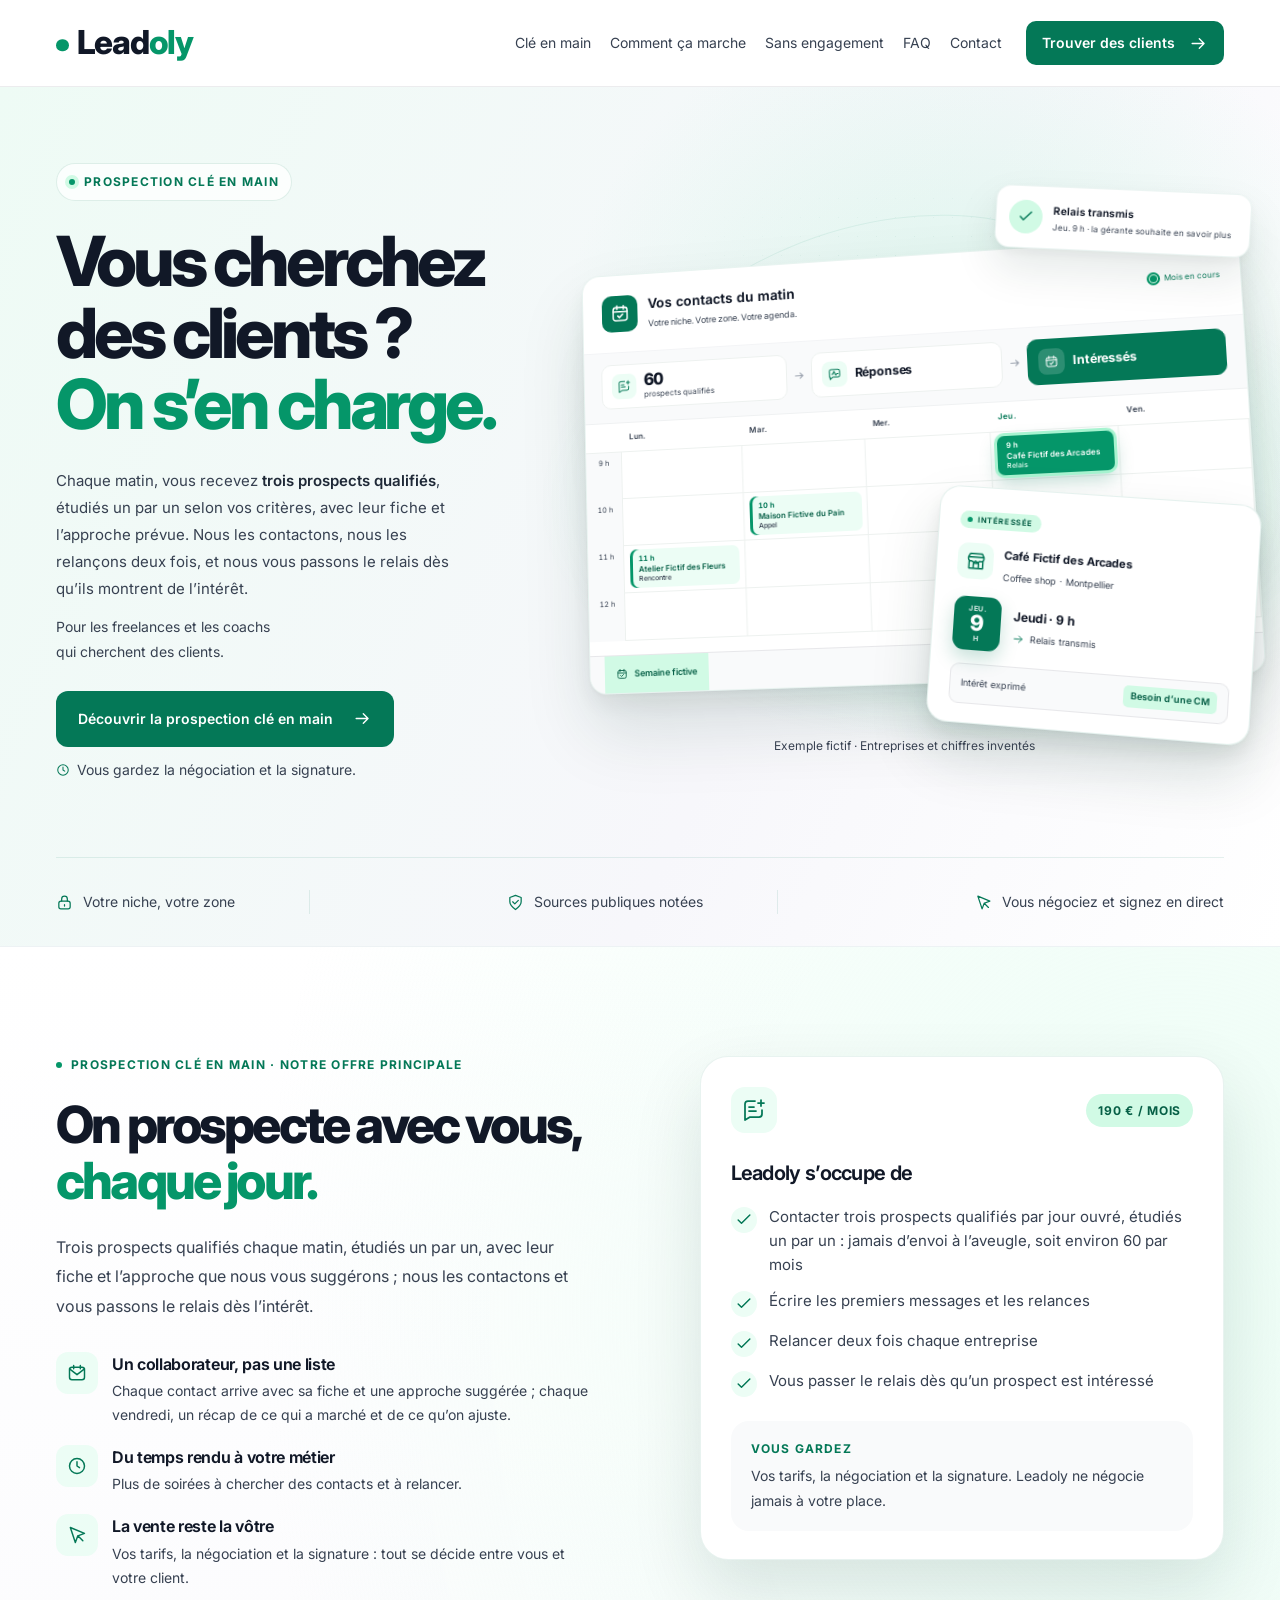
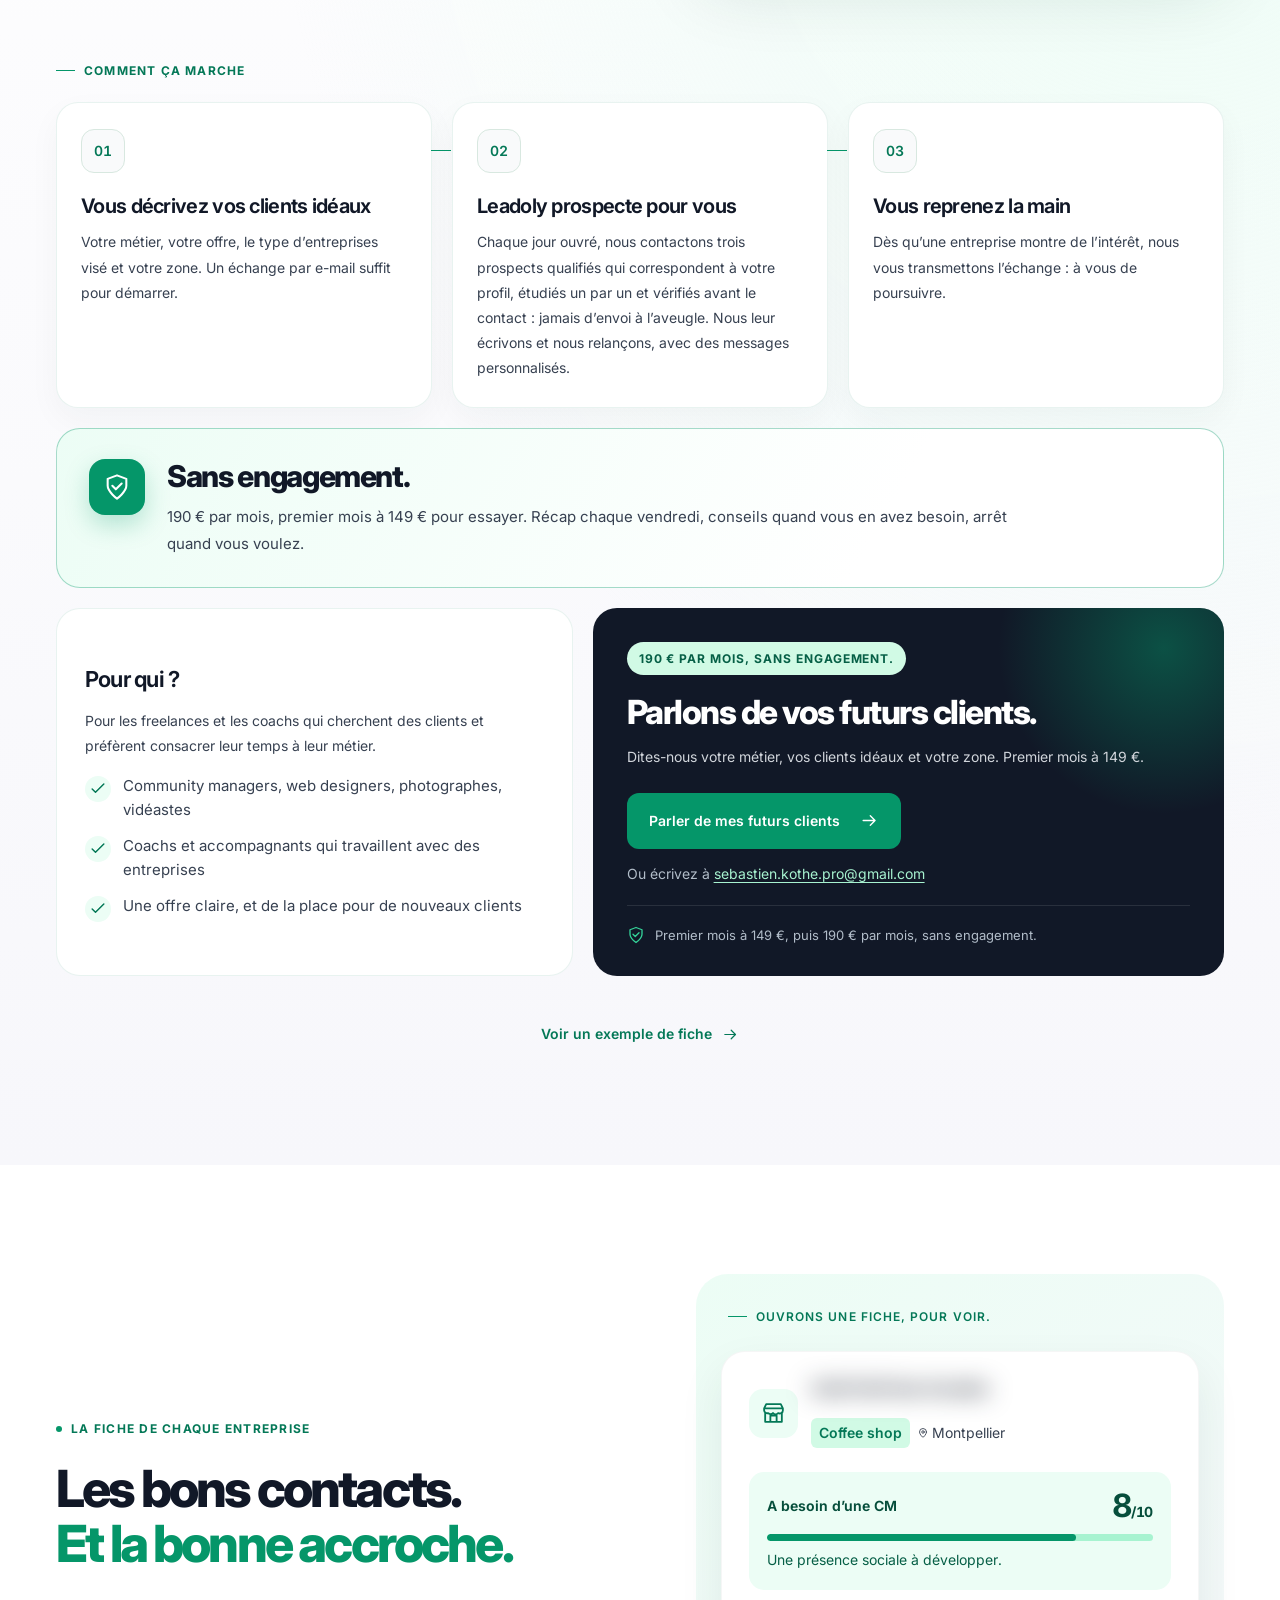
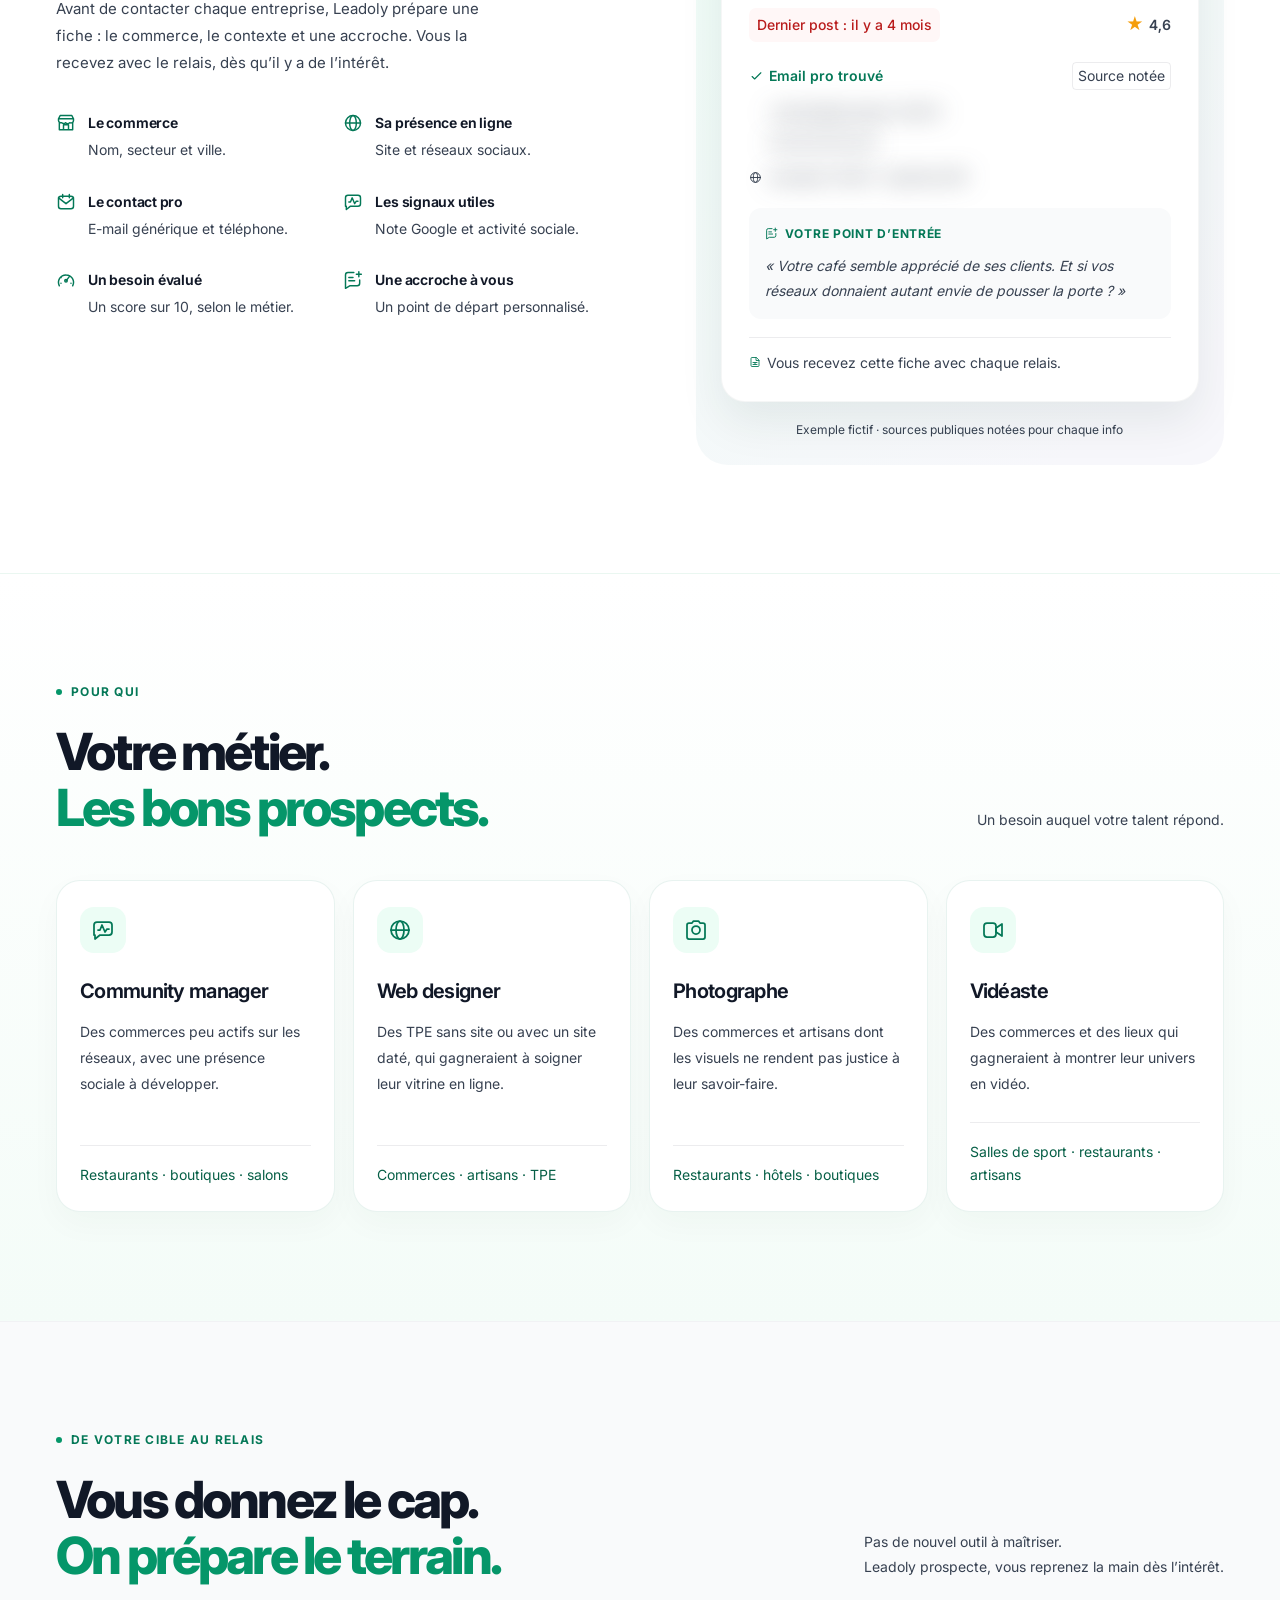
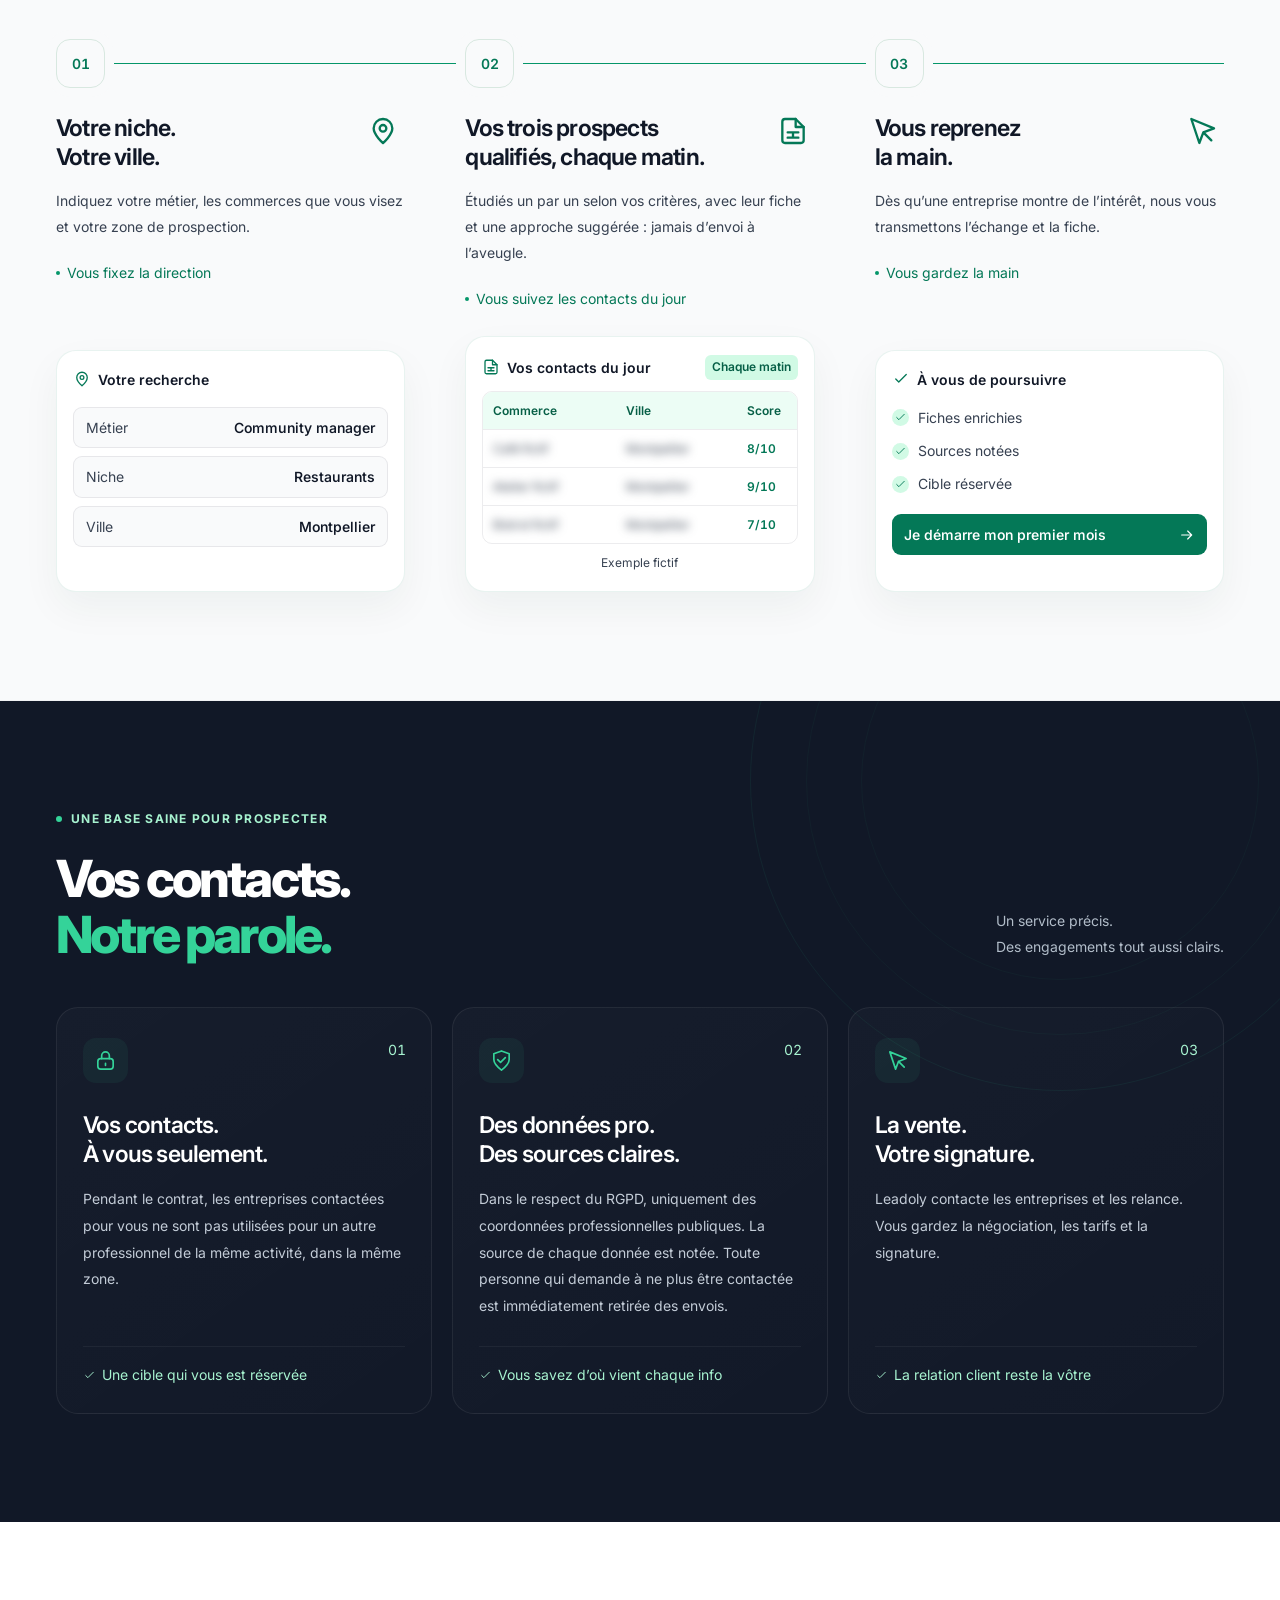
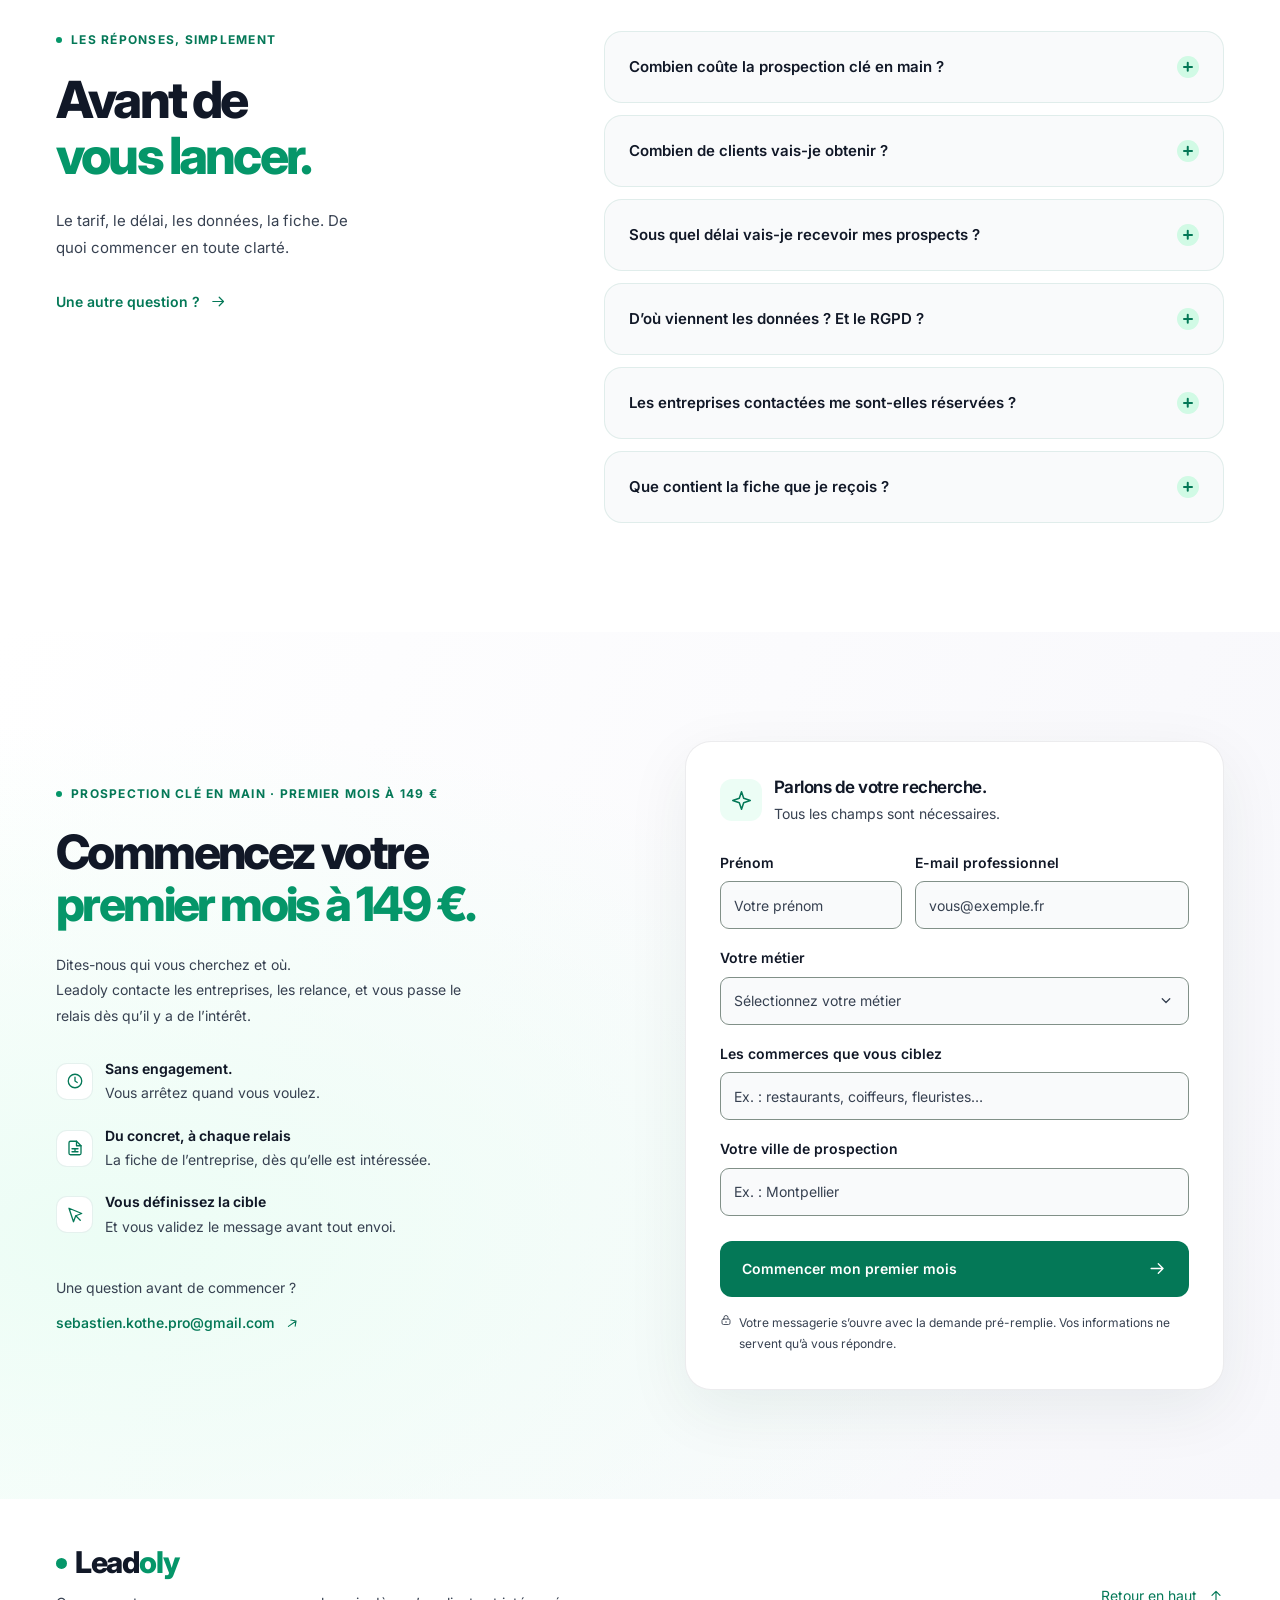
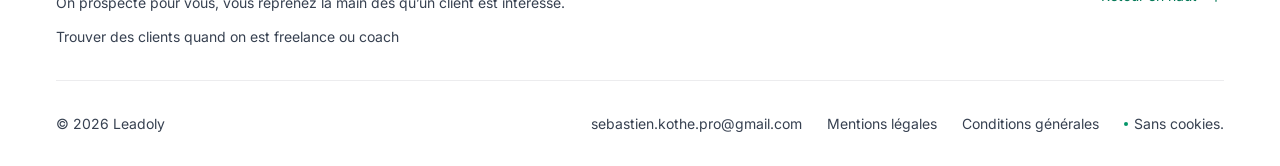
<file: index.html>
<!doctype html>
<html lang="fr">
<head>
  <meta charset="utf-8">
  <meta name="viewport" content="width=device-width, initial-scale=1">
  <title>Leadoly — On prospecte pour vous, vous reprenez la main dès qu’un client est intéressé</title>
  <meta name="description" content="Freelances et coachs : Leadoly prospecte pour vous. Chaque jour ouvré, trois prospects qualifiés, étudiés un par un : jamais d’envoi à l’aveugle. Nous les contactons et vous passons le relais dès qu’ils sont intéressés. 190 € par mois sans engagement.">
  <meta name="robots" content="index, follow, max-image-preview:large">
  <meta name="theme-color" content="#059669">
  <meta name="color-scheme" content="light">
  <link rel="canonical" href="https://leadoly.fr/">
  <link rel="icon" href="favicon.ico" sizes="16x16 32x32 48x48">
  <link rel="icon" href="assets/favicon.svg" type="image/svg+xml">
  <link rel="icon" href="assets/favicon-32.png" type="image/png" sizes="32x32">
  <link rel="apple-touch-icon" href="apple-touch-icon.png">
  <link rel="preload" href="assets/fonts/Inter-latin.var.woff2" as="font" type="font/woff2" crossorigin>
  <link rel="stylesheet" href="css/style.css">
  <script src="js/main.js" defer></script>
  <meta property="og:type" content="website">
  <meta property="og:locale" content="fr_FR">
  <meta property="og:site_name" content="Leadoly">
  <meta property="og:url" content="https://leadoly.fr/">
  <meta property="og:title" content="Leadoly — On prospecte pour vous, vous reprenez la main dès qu’un client est intéressé">
  <meta property="og:description" content="Freelances et coachs : Leadoly prospecte pour vous. Chaque jour ouvré, trois prospects qualifiés, étudiés un par un : jamais d’envoi à l’aveugle. Nous les contactons et vous passons le relais dès qu’ils sont intéressés. 190 € par mois sans engagement.">
  <meta property="og:image" content="https://leadoly.fr/assets/og-image.png">
  <meta property="og:image:width" content="1200">
  <meta property="og:image:height" content="630">
  <meta property="og:image:type" content="image/png">
  <meta property="og:image:alt" content="Leadoly. On prospecte pour vous, vous reprenez la main dès qu’un client est intéressé.">
  <meta name="twitter:card" content="summary_large_image">
  <meta name="twitter:title" content="Leadoly — On prospecte pour vous, vous reprenez la main dès qu’un client est intéressé">
  <meta name="twitter:description" content="Freelances et coachs : Leadoly prospecte pour vous. Chaque jour ouvré, trois prospects qualifiés, étudiés un par un : jamais d’envoi à l’aveugle. Nous les contactons et vous passons le relais dès qu’ils sont intéressés. 190 € par mois sans engagement.">
  <meta name="twitter:image" content="https://leadoly.fr/assets/og-image.png">
  <meta name="twitter:image:alt" content="Leadoly. On prospecte pour vous, vous reprenez la main dès qu’un client est intéressé.">
  <script type="application/ld+json">
{
  "@context": "https://schema.org",
  "@graph": [
    {
      "@type": [
        "Organization",
        "ProfessionalService"
      ],
      "@id": "https://leadoly.fr/#organization",
      "name": "Leadoly",
      "url": "https://leadoly.fr/",
      "logo": {
        "@type": "ImageObject",
        "url": "https://leadoly.fr/assets/leadoly-symbole-400.png",
        "width": 400,
        "height": 400
      },
      "image": "https://leadoly.fr/assets/og-image.png",
      "email": "sebastien.kothe.pro@gmail.com",
      "slogan": "On prospecte pour vous, vous reprenez la main dès qu’un client est intéressé.",
      "description": "Leadoly prospecte pour les freelances et les coachs : chaque jour ouvré, trois prospects qualifiés, étudiés un par un : jamais d’envoi à l’aveugle ; nous les contactons, les relançons et leur passons le relais dès qu’ils sont intéressés. 190 € par mois sans engagement, premier mois à 149 €.",
      "areaServed": {
        "@type": "Country",
        "name": "France"
      },
      "knowsAbout": [
        "Prospection locale",
        "Prospection clé en main",
        "Génération de leads B2B",
        "Prospection pour freelances",
        "TPE et commerces de proximité"
      ],
      "founder": {
        "@id": "https://leadoly.fr/#fondateur"
      },
      "sameAs": [
        "https://www.linkedin.com/company/leadoly/"
      ]
    },
    {
      "@type": "Person",
      "@id": "https://leadoly.fr/#fondateur",
      "name": "Sébastien Kothé",
      "jobTitle": "Fondateur de Leadoly",
      "worksFor": {
        "@id": "https://leadoly.fr/#organization"
      },
      "sameAs": [
        "https://www.linkedin.com/in/sebastienkothe"
      ]
    },
    {
      "@type": "WebSite",
      "@id": "https://leadoly.fr/#website",
      "url": "https://leadoly.fr/",
      "name": "Leadoly",
      "inLanguage": "fr-FR",
      "publisher": {
        "@id": "https://leadoly.fr/#organization"
      }
    },
    {
      "@type": "WebPage",
      "@id": "https://leadoly.fr/#webpage",
      "url": "https://leadoly.fr/",
      "name": "Leadoly — On prospecte pour vous, vous reprenez la main dès qu’un client est intéressé",
      "description": "Freelances et coachs : Leadoly prospecte pour vous. Chaque jour ouvré, trois prospects qualifiés, étudiés un par un : jamais d’envoi à l’aveugle. Nous les contactons et vous passons le relais dès qu’ils sont intéressés. 190 € par mois sans engagement.",
      "inLanguage": "fr-FR",
      "isPartOf": {
        "@id": "https://leadoly.fr/#website"
      },
      "about": {
        "@id": "https://leadoly.fr/#organization"
      },
      "primaryImageOfPage": "https://leadoly.fr/assets/og-image.png"
    },
    {
      "@type": "FAQPage",
      "@id": "https://leadoly.fr/#faq",
      "inLanguage": "fr-FR",
      "isPartOf": {
        "@id": "https://leadoly.fr/#webpage"
      },
      "mainEntity": [
        {
          "@type": "Question",
          "name": "Combien coûte la prospection clé en main ?",
          "acceptedAnswer": {
            "@type": "Answer",
            "text": "190 € par mois sans engagement, premier mois à 149 €. Pas de paiement au contact ni au résultat."
          }
        },
        {
          "@type": "Question",
          "name": "Combien de clients vais-je obtenir ?",
          "acceptedAnswer": {
            "@type": "Answer",
            "text": "Cela dépend de votre offre, de votre niche et de votre zone : nous ne promettons pas de chiffre. Chaque vendredi, on fait le point ensemble et on ajuste."
          }
        },
        {
          "@type": "Question",
          "name": "Sous quel délai vais-je recevoir mes prospects ?",
          "acceptedAnswer": {
            "@type": "Answer",
            "text": "Après un échange pour définir vos critères et valider le message, vous recevez vos trois premiers prospects qualifiés dès le lendemain matin, avec leur fiche et l’approche prévue."
          }
        },
        {
          "@type": "Question",
          "name": "D’où viennent les données ? Et le RGPD ?",
          "acceptedAnswer": {
            "@type": "Answer",
            "text": "Leadoly utilise uniquement des coordonnées professionnelles publiques et note la source de chaque donnée. Toute personne qui demande à ne plus être contactée est immédiatement retirée des envois."
          }
        },
        {
          "@type": "Question",
          "name": "Les entreprises contactées me sont-elles réservées ?",
          "acceptedAnswer": {
            "@type": "Answer",
            "text": "Oui. Pendant le contrat, Leadoly n’utilise pas les entreprises contactées pour vous au bénéfice d’un autre professionnel exerçant la même activité dans la même zone."
          }
        },
        {
          "@type": "Question",
          "name": "Que contient la fiche que je reçois ?",
          "acceptedAnswer": {
            "@type": "Answer",
            "text": "Chaque relais vous est transmis avec la fiche de l’entreprise : commerce, secteur, ville, site, réseaux sociaux, e-mail et téléphone professionnels, note Google, activité sociale, score de besoin et accroche. Les sources y sont aussi notées. Chaque vendredi, vous recevez un récap de la semaine."
          }
        }
      ]
    }
  ]
}
  </script>
  <!-- Mesure d'audience GoatCounter (anonyme, sans cookies) : le code du compte se change dans js/analytics.js -->
  <script src="js/analytics.js" defer></script>
</head>
<body>
  <a href="#contenu" class="skip-link">Aller au contenu</a>
  <svg class="icon-library" xmlns="http://www.w3.org/2000/svg" aria-hidden="true"><defs>
    <symbol id="i-arrow" viewBox="0 0 24 24"><path d="M4 12h15m-6-6 6 6-6 6"/></symbol>
    <symbol id="i-check" viewBox="0 0 24 24"><path d="m5 12 4 4L19 6"/></symbol>
    <symbol id="i-pin" viewBox="0 0 24 24"><path d="M19 10c0 5-7 11-7 11S5 15 5 10a7 7 0 1 1 14 0Z"/><circle cx="12" cy="10" r="2.5"/></symbol>
    <symbol id="i-sheet" viewBox="0 0 24 24"><path d="M14 3H6a2 2 0 0 0-2 2v14a2 2 0 0 0 2 2h12a2 2 0 0 0 2-2V9Z"/><path d="M14 3v6h6M8 13h8M8 17h8m-4-4v4"/></symbol>
    <symbol id="i-store" viewBox="0 0 24 24"><path d="M4 11v9h16v-9M3 7l2-4h14l2 4v2a3 3 0 0 1-4.5 2.6 3 3 0 0 1-5 0 3 3 0 0 1-4.5 0A3 3 0 0 1 3 9V7ZM3 7h18M9 20v-6h6v6"/></symbol>
    <symbol id="i-contact" viewBox="0 0 24 24"><rect x="3" y="5" width="18" height="15" rx="3"/><path d="m3 7 9 7 9-7M8 3v4m8-4v4"/></symbol>
    <symbol id="i-globe" viewBox="0 0 24 24"><circle cx="12" cy="12" r="9"/><ellipse cx="12" cy="12" rx="4" ry="9"/><path d="M3 12h18"/></symbol>
    <symbol id="i-activity" viewBox="0 0 24 24"><path d="M3 17V7a3 3 0 0 1 3-3h12a3 3 0 0 1 3 3v7a3 3 0 0 1-3 3H9l-5 4v-4Z"/><path d="M7 12h2l2-5 3 7 2-3h2"/></symbol>
    <symbol id="i-score" viewBox="0 0 24 24"><path d="M4 19a9 9 0 1 1 16 0M12 13l4-5M6 16h.01M6.5 9h.01M12 6h.01M18 16h.01"/><circle cx="12" cy="13" r="1.5"/></symbol>
    <symbol id="i-message" viewBox="0 0 24 24"><path d="M20 12v4a3 3 0 0 1-3 3H8l-5 3V6a3 3 0 0 1 3-3h7M7 9h5M7 13h7M19 2v6m-3-3h6"/></symbol>
    <symbol id="i-lock" viewBox="0 0 24 24"><rect x="4" y="10" width="16" height="11" rx="3"/><path d="M8 10V7a4 4 0 0 1 8 0v3m-4 5v2"/></symbol>
    <symbol id="i-shield" viewBox="0 0 24 24"><path d="m12 2 8 3v6c0 5-8 11-8 11S4 16 4 11V5Z"/><path d="m8 11 3 3 5-5"/></symbol>
    <symbol id="i-cursor" viewBox="0 0 24 24"><path d="m4 3 6 18 3-8 8-3L4 3Zm9 10 6 6"/></symbol>
    <symbol id="i-calendar" viewBox="0 0 24 24"><rect x="3.5" y="5" width="17" height="15.5" rx="3"/><path d="M3.5 10h17M8 3v4M16 3v4"/><path d="m9 15 2 2 4-4"/></symbol><symbol id="i-clock" viewBox="0 0 24 24"><circle cx="12" cy="12" r="9"/><path d="M12 7v5l3 2"/></symbol>
    <symbol id="i-camera" viewBox="0 0 24 24"><path d="m8 5 1.5-2h5L16 5h3a2 2 0 0 1 2 2v12a2 2 0 0 1-2 2H5a2 2 0 0 1-2-2V7a2 2 0 0 1 2-2Z"/><circle cx="12" cy="12" r="4"/></symbol>
    <symbol id="i-video" viewBox="0 0 24 24"><rect x="3" y="5" width="12" height="14" rx="3"/><path d="m15 10 6-4v12l-6-4Z"/></symbol>
    <symbol id="i-spark" viewBox="0 0 24 24"><path d="m12 2 2.5 7.5L22 12l-7.5 2.5L12 22l-2.5-7.5L2 12l7.5-2.5L12 2Z"/></symbol>
  </defs></svg>
  <header class="site-header">
    <div class="header-inner container">
      <a class="brand" href="#accueil" aria-label="Leadoly, accueil"><span class="brand-dot" aria-hidden="true"></span><span>Lead<span class="brand-accent">oly</span></span></a>
      <nav class="desktop-nav" aria-label="Navigation principale"><a href="#premium">Clé en main</a><a href="#premium-how-title">Comment ça marche</a><a href="#premium-guarantee-title">Sans engagement</a><a href="#faq">FAQ</a><a href="#contact-premium">Contact</a></nav>
      <a class="button button-small header-cta" href="#contact-premium">Trouver des clients<svg class="icon" aria-hidden="true"><use href="#i-arrow"/></svg></a>
      <button class="menu-toggle" type="button" aria-label="Ouvrir le menu" aria-controls="mobile-menu" aria-expanded="false" hidden><span></span><span></span></button>
    </div>
    <nav class="mobile-menu container" id="mobile-menu" aria-label="Navigation mobile"><a href="#premium">Prospection clé en main<svg class="icon" aria-hidden="true"><use href="#i-arrow"/></svg></a><a href="#premium-how-title">Comment ça marche<svg class="icon" aria-hidden="true"><use href="#i-arrow"/></svg></a><a href="#premium-guarantee-title">Sans engagement<svg class="icon" aria-hidden="true"><use href="#i-arrow"/></svg></a><a href="#faq">FAQ<svg class="icon" aria-hidden="true"><use href="#i-arrow"/></svg></a><a href="#contact-premium">Contact<svg class="icon" aria-hidden="true"><use href="#i-arrow"/></svg></a><a class="button" href="#contact-premium">Trouver des clients</a></nav>
  </header>
  <main id="contenu" tabindex="-1">
    <section class="hero" id="accueil" aria-labelledby="hero-title">
      <div class="hero-glow" aria-hidden="true"></div>
      <div class="hero-inner container">
        <div class="hero-copy">
          <p class="eyebrow pill"><span class="status-dot" aria-hidden="true"></span>PROSPECTION CLÉ EN MAIN</p>
          <h1 id="hero-title">Vous cherchez <br> des clients ? <br> <span>On s’en charge.</span></h1>
          <p class="hero-description">Chaque matin, vous recevez <strong>trois prospects qualifiés</strong>, étudiés un par un selon vos critères, avec leur fiche et l’approche prévue. Nous les contactons, nous les relançons deux fois, et nous vous passons le relais dès qu’ils montrent de l’intérêt.</p>
          <p class="hero-audience">Pour les freelances et les coachs <br class="desktop-break"> qui cherchent des clients.</p>
          <div class="hero-actions"><a class="button" href="#premium">Découvrir la prospection clé en main<svg class="icon" aria-hidden="true"><use href="#i-arrow"/></svg></a></div>
          <p class="hero-note"><svg class="icon" aria-hidden="true"><use href="#i-clock"/></svg>Vous gardez la négociation et la signature.</p>
        </div>
        <figure class="hero-stage hero-rdv" role="img" aria-label="Exemple fictif : vos contacts du matin, contactés puis transmis dès qu’ils sont intéressés">
          <div class="stage-dots" aria-hidden="true"></div><div class="stage-orbit" aria-hidden="true"></div>
          <div class="product-composition" aria-hidden="true">
            <div class="sheet-back"></div>
            <div class="sheet-window rdv-window">
              <div class="sheet-titlebar"><span class="sheet-icon rdv-icon"><svg class="icon"><use href="#i-calendar"/></svg></span><div><b>Vos contacts du matin</b><span>Votre niche. Votre zone. Votre agenda.</span></div><span class="sheet-status"><span class="rdv-live"></span>Mois en cours</span></div>
              <div class="rdv-funnel">
                <div class="rdv-step"><span class="rdv-step-icon"><svg class="icon"><use href="#i-message"/></svg></span><b>60</b><span><span class="rdv-long">prospects </span>qualifiés</span></div>
                <svg class="rdv-arrow" viewBox="0 0 24 24"><path d="M5 12h14m-5-5 5 5-5 5"/></svg>
                <div class="rdv-step"><span class="rdv-step-icon"><svg class="icon"><use href="#i-activity"/></svg></span><b class="rdv-word">Réponses</b></div>
                <svg class="rdv-arrow" viewBox="0 0 24 24"><path d="M5 12h14m-5-5 5 5-5 5"/></svg>
                <div class="rdv-step is-goal"><span class="rdv-step-icon"><svg class="icon"><use href="#i-calendar"/></svg></span><b class="rdv-word">Intéressés</b></div>
              </div>
              <div class="rdv-cal">
                <div class="rdv-cal-head"><span></span><span>Lun.</span><span>Mar.</span><span>Mer.</span><span>Jeu.</span><span>Ven.</span></div>
                <div class="rdv-cal-body">
                  <div class="rdv-hours"><span>9 h</span><span>10 h</span><span>11 h</span><span>12 h</span></div>
                  <div class="rdv-grid">
                    <span class="rdv-event ev-1"><b>10 h</b>Maison Fictive du Pain<small>Appel</small></span>
                    <span class="rdv-event ev-2"><b>9 h</b>Café Fictif des Arcades<small>Relais</small></span>
                    <span class="rdv-event ev-3"><b>11 h</b>Atelier Fictif des Fleurs<small>Rencontre</small></span>
                  </div>
                </div>
              </div>
              <div class="sheet-bottom"><span class="sheet-tab"><svg class="icon"><use href="#i-calendar"/></svg>Semaine fictive</span><span class="sheet-bottom-note">Vous reprenez la main</span></div>
            </div>
            <div class="floating-found"><span class="found-check"><svg class="icon"><use href="#i-check"/></svg></span><span><b>Relais transmis</b><small>Jeu. 9 h · la gérante souhaite en savoir plus</small></span></div>
            <div class="hero-prospect-card rdv-card">
              <span class="mini-card-label rdv-label"><span class="rdv-label-dot"></span>INTÉRESSÉE</span>
              <div class="mini-card-top"><span class="store-avatar"><svg class="icon"><use href="#i-store"/></svg></span><div><b>Café Fictif des Arcades</b><span>Coffee shop · Montpellier</span></div></div>
              <div class="rdv-when"><div class="rdv-date"><small>JEU.</small><b>9</b><small>H</small></div><div class="rdv-when-text"><b>Jeudi · 9 h</b><span><svg class="icon"><use href="#i-arrow"/></svg>Relais transmis</span></div></div>
              <div class="rdv-need"><span>Intérêt exprimé</span><b>Besoin d’une CM</b></div>
                          </div>
          </div>
          <figcaption>Exemple fictif · Entreprises et chiffres inventés</figcaption>
        </figure>
      </div>
      <div class="reassurance container"><span><svg class="icon" aria-hidden="true"><use href="#i-lock"/></svg>Votre niche, votre zone</span><span><svg class="icon" aria-hidden="true"><use href="#i-shield"/></svg>Sources publiques notées</span><span><svg class="icon" aria-hidden="true"><use href="#i-cursor"/></svg>Vous négociez et signez en direct</span></div>
    </section>
    <section class="premium-section section-pad" id="premium" aria-labelledby="premium-title">
      <div class="container">
        <div class="premium-layout">
          <div class="premium-copy reveal">
            <p class="eyebrow"><span class="status-dot" aria-hidden="true"></span>PROSPECTION CLÉ EN MAIN · NOTRE OFFRE PRINCIPALE</p>
            <h2 id="premium-title">On prospecte avec vous, <br> <span>chaque jour.</span></h2>
            <p class="premium-lead">Trois prospects qualifiés chaque matin, étudiés un par un, avec leur fiche et l’approche que nous vous suggérons ; nous les contactons et vous passons le relais dès l’intérêt.</p>
            <ul class="premium-results">
              <li><span class="premium-result-icon"><svg class="icon" aria-hidden="true"><use href="#i-contact"/></svg></span><span><b>Un collaborateur, pas une liste</b><small>Chaque contact arrive avec sa fiche et une approche suggérée ; chaque vendredi, un récap de ce qui a marché et de ce qu’on ajuste.</small></span></li>
              <li><span class="premium-result-icon"><svg class="icon" aria-hidden="true"><use href="#i-clock"/></svg></span><span><b>Du temps rendu à votre métier</b><small>Plus de soirées à chercher des contacts et à relancer.</small></span></li>
              <li><span class="premium-result-icon"><svg class="icon" aria-hidden="true"><use href="#i-cursor"/></svg></span><span><b>La vente reste la vôtre</b><small>Vos tarifs, la négociation et la signature : tout se décide entre vous et votre client.</small></span></li>
            </ul>
          </div>
          <article class="premium-card reveal" aria-label="Répartition des rôles">
            <div class="premium-card-top"><span class="audience-icon"><svg class="icon" aria-hidden="true"><use href="#i-message"/></svg></span><span class="premium-badge">190 € / mois</span></div>
            <h3>Leadoly s’occupe de</h3>
            <ul class="premium-list">
              <li><svg class="icon" aria-hidden="true"><use href="#i-check"/></svg>Contacter trois prospects qualifiés par jour ouvré, étudiés un par un : jamais d’envoi à l’aveugle, soit environ 60 par mois</li>
              <li><svg class="icon" aria-hidden="true"><use href="#i-check"/></svg>Écrire les premiers messages et les relances</li>
              <li><svg class="icon" aria-hidden="true"><use href="#i-check"/></svg>Relancer deux fois chaque entreprise</li>
              <li><svg class="icon" aria-hidden="true"><use href="#i-check"/></svg>Vous passer le relais dès qu’un prospect est intéressé</li>
            </ul>
            <div class="premium-keep"><p class="premium-keep-title">Vous gardez</p><p>Vos tarifs, la négociation et la signature. Leadoly ne négocie jamais à votre place.</p></div>
          </article>
        </div>
        <div class="premium-how reveal" aria-labelledby="premium-how-title">
          <h3 class="premium-how-title" id="premium-how-title"><span class="tiny-line" aria-hidden="true"></span>Comment ça marche</h3>
          <ol class="premium-steps">
            <li class="premium-step"><span class="premium-step-number">01</span><h4>Vous décrivez vos clients idéaux</h4><p>Votre métier, votre offre, le type d’entreprises visé et votre zone. Un échange par e-mail suffit pour démarrer.</p></li>
            <li class="premium-step"><span class="premium-step-number">02</span><h4>Leadoly prospecte pour vous</h4><p>Chaque jour ouvré, nous contactons trois prospects qualifiés qui correspondent à votre profil, étudiés un par un et vérifiés avant le contact : jamais d’envoi à l’aveugle. Nous leur écrivons et nous relançons, avec des messages personnalisés.</p></li>
            <li class="premium-step"><span class="premium-step-number">03</span><h4>Vous reprenez la main</h4><p>Dès qu’une entreprise montre de l’intérêt, nous vous transmettons l’échange : à vous de poursuivre.</p></li>
          </ol>
        </div>
        <div class="premium-guarantee reveal" aria-labelledby="premium-guarantee-title">
          <span class="premium-guarantee-icon"><svg class="icon" aria-hidden="true"><use href="#i-shield"/></svg></span>
          <div>
            <h3 id="premium-guarantee-title">Sans engagement.</h3>
            <p>190 € par mois, premier mois à 149 € pour essayer. Récap chaque vendredi, conseils quand vous en avez besoin, arrêt quand vous voulez.</p>
          </div>
        </div>
        <div class="premium-bottom">
          <article class="premium-for reveal" aria-labelledby="premium-for-title">
            <h3 id="premium-for-title">Pour qui ?</h3>
            <p>Pour les freelances et les coachs qui cherchent des clients et préfèrent consacrer leur temps à leur métier.</p>
            <ul class="premium-list">
              <li><svg class="icon" aria-hidden="true"><use href="#i-check"/></svg>Community managers, web designers, photographes, vidéastes</li>
              <li><svg class="icon" aria-hidden="true"><use href="#i-check"/></svg>Coachs et accompagnants qui travaillent avec des entreprises</li>
              <li><svg class="icon" aria-hidden="true"><use href="#i-check"/></svg>Une offre claire, et de la place pour de nouveaux clients</li>
            </ul>
          </article>
          <aside class="premium-cta reveal" id="contact-premium" aria-labelledby="premium-cta-title">
            <p class="premium-cta-eyebrow">190 € par mois, sans engagement.</p>
            <h3 id="premium-cta-title">Parlons de vos futurs clients.</h3>
            <p>Dites-nous votre métier, vos clients idéaux et votre zone. Premier mois à 149 €.</p>
            <a class="button premium-cta-button" href="mailto:sebastien.kothe.pro@gmail.com?subject=Prospection%20cl%C3%A9%20en%20main%20Leadoly&amp;body=Bonjour%20S%C3%A9bastien%2C%0D%0A%0D%0AJe%20cherche%20des%20clients.%0D%0AMon%20m%C3%A9tier%20%3A%20%0D%0AMes%20clients%20id%C3%A9aux%20%3A%20%0D%0AMa%20zone%20%3A%20%0D%0A">Parler de mes futurs clients<svg class="icon" aria-hidden="true"><use href="#i-arrow"/></svg></a>
            <p class="premium-cta-mail">Ou écrivez à <a href="mailto:sebastien.kothe.pro@gmail.com">sebastien.kothe.pro@gmail.com</a></p>
            <p class="premium-honest"><svg class="icon" aria-hidden="true"><use href="#i-shield"/></svg><span>Premier mois à 149 €, puis 190 € par mois, sans engagement.</span></p>
          </aside>
        </div>
        <p class="premium-alt reveal"><a class="text-link" href="#fiche">Voir un exemple de fiche<svg class="icon" aria-hidden="true"><use href="#i-arrow"/></svg></a></p>
      </div>
    </section>
    <section class="content-section section-pad" id="fiche" aria-labelledby="fiche-title">
      <div class="container content-layout">
        <div class="content-copy reveal"><p class="eyebrow"><span class="status-dot" aria-hidden="true"></span>LA FICHE DE CHAQUE ENTREPRISE</p><h2 id="fiche-title">Les bons contacts. <br> <span>Et la bonne accroche.</span></h2><p class="section-lead">Avant de contacter chaque entreprise, Leadoly prépare une fiche : le commerce, le contexte et une accroche. Vous la recevez avec le relais, dès qu’il y a de l’intérêt.</p>
          <div class="field-grid">
            <div class="field-item"><svg class="icon" aria-hidden="true"><use href="#i-store"/></svg><div><h3>Le commerce</h3><p>Nom, secteur et ville.</p></div></div>
            <div class="field-item"><svg class="icon" aria-hidden="true"><use href="#i-globe"/></svg><div><h3>Sa présence en ligne</h3><p>Site et réseaux sociaux.</p></div></div>
            <div class="field-item"><svg class="icon" aria-hidden="true"><use href="#i-contact"/></svg><div><h3>Le contact pro</h3><p>E-mail générique et téléphone.</p></div></div>
            <div class="field-item"><svg class="icon" aria-hidden="true"><use href="#i-activity"/></svg><div><h3>Les signaux utiles</h3><p>Note Google et activité sociale.</p></div></div>
            <div class="field-item"><svg class="icon" aria-hidden="true"><use href="#i-score"/></svg><div><h3>Un besoin évalué</h3><p>Un score sur 10, selon le métier.</p></div></div>
            <div class="field-item"><svg class="icon" aria-hidden="true"><use href="#i-message"/></svg><div><h3>Une accroche à vous</h3><p>Un point de départ personnalisé.</p></div></div>
          </div>
        </div>
        <div class="prospect-showcase reveal">
          <div class="showcase-label"><span class="tiny-line" aria-hidden="true"></span> OUVRONS UNE FICHE, POUR VOIR.</div>
          <article class="prospect-card" aria-label="Fiche fictive d’un coffee shop à Montpellier, exemple pour un community manager">
            <div class="prospect-top"><span class="store-avatar"><svg class="icon" aria-hidden="true"><use href="#i-store"/></svg></span><div><h3 class="blurred" aria-label="Nom fictif flouté">Café Fictif des Arcades</h3><div class="prospect-tags"><span class="badge">Coffee shop</span><span class="city-tag"><svg class="icon" aria-hidden="true"><use href="#i-pin"/></svg>Montpellier</span></div></div></div>
            <div class="prospect-score"><div><span>A besoin d’une CM</span><b>8<span>/10</span></b></div><div class="score-track"><span></span></div><p>Une présence sociale à développer.</p></div>
            <div class="prospect-signals"><span class="alert-signal">Dernier post : il y a 4 mois</span><span class="rating"><span class="amber-star" aria-hidden="true">★</span><span class="sr-only">Note Google : </span>4,6<span class="sr-only"> sur 5</span></span></div>
            <div class="contact-preview"><p><svg class="icon" aria-hidden="true"><use href="#i-check"/></svg><strong>Email pro trouvé</strong><span class="source-tag">Source notée</span></p><div class="contact-lines"><span class="blurred" aria-label="E-mail fictif flouté">contact@exemple-fictif.fr</span><span class="blurred" aria-label="Téléphone fictif flouté">04 00 00 00 00</span></div><div class="web-preview"><svg class="icon" aria-hidden="true"><use href="#i-globe"/></svg><span class="blurred" aria-label="Site et réseau social fictifs floutés">exemple-fictif.fr · @cafe_fictif</span></div></div>
            <div class="personal-hook"><span><svg class="icon" aria-hidden="true"><use href="#i-message"/></svg>VOTRE POINT D’ENTRÉE</span><blockquote>« Votre café semble apprécié de ses clients. Et si vos réseaux donnaient autant envie de pousser la porte ? »</blockquote></div>
            <div class="card-footnote"><svg class="icon" aria-hidden="true"><use href="#i-sheet"/></svg>Vous recevez cette fiche avec chaque relais.</div>
          </article>
          <p class="example-caption">Exemple fictif · sources publiques notées pour chaque info</p>
        </div>
      </div>
    </section>
    <section class="audience-section section-pad" id="pour-qui" aria-labelledby="audience-title">
      <div class="container">
        <div class="section-heading reveal"><div><p class="eyebrow"><span class="status-dot" aria-hidden="true"></span>POUR QUI</p><h2 id="audience-title">Votre métier. <br><span>Les bons prospects.</span></h2></div><p>Un besoin auquel votre talent répond.</p></div>
        <div class="audience-grid">
          <article class="audience-card reveal"><span class="audience-icon"><svg class="icon" aria-hidden="true"><use href="#i-activity"/></svg></span><h3>Community manager</h3><p>Des commerces peu actifs sur les réseaux, avec une présence sociale à développer.</p><span class="audience-examples">Restaurants · boutiques · salons</span></article>
          <article class="audience-card reveal"><span class="audience-icon"><svg class="icon" aria-hidden="true"><use href="#i-globe"/></svg></span><h3>Web designer</h3><p>Des TPE sans site ou avec un site daté, qui gagneraient à soigner leur vitrine en ligne.</p><span class="audience-examples">Commerces · artisans · TPE</span></article>
          <article class="audience-card reveal"><span class="audience-icon"><svg class="icon" aria-hidden="true"><use href="#i-camera"/></svg></span><h3>Photographe</h3><p>Des commerces et artisans dont les visuels ne rendent pas justice à leur savoir-faire.</p><span class="audience-examples">Restaurants · hôtels · boutiques</span></article>
          <article class="audience-card reveal"><span class="audience-icon"><svg class="icon" aria-hidden="true"><use href="#i-video"/></svg></span><h3>Vidéaste</h3><p>Des commerces et des lieux qui gagneraient à montrer leur univers en vidéo.</p><span class="audience-examples">Salles de sport · restaurants · artisans</span></article>
        </div>
      </div>
    </section>
    <section class="how-section section-pad" id="comment" aria-labelledby="comment-title">
      <div class="container"><div class="section-heading reveal"><div><p class="eyebrow"><span class="status-dot" aria-hidden="true"></span>DE VOTRE CIBLE AU RELAIS</p><h2 id="comment-title">Vous donnez le cap. <br> <span>On prépare le terrain.</span></h2></div><p>Pas de nouvel outil à maîtriser. <br> Leadoly prospecte, vous reprenez la main dès l’intérêt.</p></div>
        <div class="steps"><div class="step-line" aria-hidden="true"><span></span></div><article class="step reveal"><span class="step-number">01</span><svg class="step-icon icon" aria-hidden="true"><use href="#i-pin"/></svg><h3>Votre niche. <br> Votre ville.</h3><p>Indiquez votre métier, les commerces que vous visez et votre zone de prospection.</p><span class="step-tag">Vous fixez la direction</span><div class="step-visual niche-visual" aria-hidden="true"><div class="mini-visual-heading"><svg class="icon"><use href="#i-pin"/></svg>Votre recherche</div><div class="mini-field"><span>Métier</span><b>Community manager</b></div><div class="mini-field"><span>Niche</span><b>Restaurants</b></div><div class="mini-field"><span>Ville</span><b>Montpellier</b></div></div></article><article class="step reveal"><span class="step-number">02</span><svg class="step-icon icon" aria-hidden="true"><use href="#i-sheet"/></svg><h3>Vos trois prospects <br> qualifiés, chaque matin.</h3><p>Étudiés un par un selon vos critères, avec leur fiche et une approche suggérée : jamais d’envoi à l’aveugle.</p><span class="step-tag">Vous suivez les contacts du jour</span><div class="step-visual delivery-visual" aria-hidden="true"><div class="mini-visual-heading"><svg class="icon"><use href="#i-sheet"/></svg>Vos contacts du jour<span class="delivery-badge">Chaque matin</span></div><div class="mini-table"><div class="mini-table-head"><span>Commerce</span><span>Ville</span><span>Score</span></div><div><span class="blurred">Café fictif</span><span class="blurred">Montpellier</span><b>8/10</b></div><div><span class="blurred">Atelier fictif</span><span class="blurred">Montpellier</span><b>9/10</b></div><div><span class="blurred">Bistrot fictif</span><span class="blurred">Montpellier</span><b>7/10</b></div></div><span class="mini-example">Exemple fictif</span></div></article><article class="step reveal"><span class="step-number">03</span><svg class="step-icon icon" aria-hidden="true"><use href="#i-cursor"/></svg><h3>Vous reprenez <br> la main.</h3><p>Dès qu’une entreprise montre de l’intérêt, nous vous transmettons l’échange et la fiche.</p><span class="step-tag">Vous gardez la main</span><div class="step-visual choice-visual" aria-hidden="true"><div class="mini-visual-heading"><svg class="icon"><use href="#i-check"/></svg>À vous de poursuivre</div><div class="mini-check"><svg class="icon"><use href="#i-check"/></svg>Fiches enrichies</div><div class="mini-check"><svg class="icon"><use href="#i-check"/></svg>Sources notées</div><div class="mini-check"><svg class="icon"><use href="#i-check"/></svg>Cible réservée</div><span class="mini-order">Je démarre mon premier mois<svg class="icon"><use href="#i-arrow"/></svg></span></div></article></div>
      </div>
    </section>
    <section class="commitments-section section-pad" id="engagements" aria-labelledby="engagements-title"><div class="commitment-orbit" aria-hidden="true"></div><div class="container"><div class="section-heading reveal"><div><p class="eyebrow"><span class="status-dot" aria-hidden="true"></span>UNE BASE SAINE POUR PROSPECTER</p><h2 id="engagements-title">Vos contacts. <br> <span>Notre parole.</span></h2></div><p>Un service précis. <br> Des engagements tout aussi clairs.</p></div><div class="commitment-grid">
      <article class="commitment-card reveal"><span class="commitment-icon"><svg class="icon" aria-hidden="true"><use href="#i-lock"/></svg></span><span class="commitment-number" aria-hidden="true">01</span><h3>Vos contacts. <br> À vous seulement.</h3><p>Pendant le contrat, les entreprises contactées pour vous ne sont pas utilisées pour un autre professionnel de la même activité, dans la même zone.</p><span class="commitment-bottom"><svg class="icon" aria-hidden="true"><use href="#i-check"/></svg>Une cible qui vous est réservée</span></article>
      <article class="commitment-card reveal"><span class="commitment-icon"><svg class="icon" aria-hidden="true"><use href="#i-shield"/></svg></span><span class="commitment-number" aria-hidden="true">02</span><h3>Des données pro. <br> Des sources claires.</h3><p>Dans le respect du RGPD, uniquement des coordonnées professionnelles publiques. La source de chaque donnée est notée. Toute personne qui demande à ne plus être contactée est immédiatement retirée des envois.</p><span class="commitment-bottom"><svg class="icon" aria-hidden="true"><use href="#i-check"/></svg>Vous savez d’où vient chaque info</span></article>
      <article class="commitment-card reveal"><span class="commitment-icon"><svg class="icon" aria-hidden="true"><use href="#i-cursor"/></svg></span><span class="commitment-number" aria-hidden="true">03</span><h3>La vente. <br> Votre signature.</h3><p>Leadoly contacte les entreprises et les relance. Vous gardez la négociation, les tarifs et la signature.</p><span class="commitment-bottom"><svg class="icon" aria-hidden="true"><use href="#i-check"/></svg>La relation client reste la vôtre</span></article>
    </div></div></section>
    <section class="faq-section section-pad" id="faq" aria-labelledby="faq-title">
      <div class="container faq-layout">
        <div class="faq-copy reveal"><p class="eyebrow"><span class="status-dot" aria-hidden="true"></span>LES RÉPONSES, SIMPLEMENT</p><h2 id="faq-title">Avant de <br><span>vous lancer.</span></h2><p class="section-lead">Le tarif, le délai, les données, la fiche. De quoi commencer en toute clarté.</p><a class="text-link" href="mailto:sebastien.kothe.pro@gmail.com">Une autre question ?<svg class="icon" aria-hidden="true"><use href="#i-arrow"/></svg></a></div>
        <div class="faq-list">
          <details class="faq-item reveal"><summary>Combien coûte la prospection clé en main ?<span class="faq-toggle" aria-hidden="true"></span></summary><p>190 € par mois sans engagement, premier mois à 149 €. Pas de paiement au contact ni au résultat.</p></details>
          <details class="faq-item reveal"><summary>Combien de clients vais-je obtenir ?<span class="faq-toggle" aria-hidden="true"></span></summary><p>Cela dépend de votre offre, de votre niche et de votre zone : nous ne promettons pas de chiffre. Chaque vendredi, on fait le point ensemble et on ajuste.</p></details>
          <details class="faq-item reveal"><summary>Sous quel délai vais-je recevoir mes prospects ?<span class="faq-toggle" aria-hidden="true"></span></summary><p>Après un échange pour définir vos critères et valider le message, vous recevez vos trois premiers prospects qualifiés dès le lendemain matin, avec leur fiche et l’approche prévue.</p></details>
          <details class="faq-item reveal"><summary>D’où viennent les données ? Et le RGPD ?<span class="faq-toggle" aria-hidden="true"></span></summary><p>Leadoly utilise uniquement des coordonnées professionnelles publiques et note la source de chaque donnée. Toute personne qui demande à ne plus être contactée est immédiatement retirée des envois.</p></details>
          <details class="faq-item reveal"><summary>Les entreprises contactées me sont-elles réservées ?<span class="faq-toggle" aria-hidden="true"></span></summary><p>Oui. Pendant le contrat, Leadoly n’utilise pas les entreprises contactées pour vous au bénéfice d’un autre professionnel exerçant la même activité dans la même zone.</p></details>
          <details class="faq-item reveal"><summary>Que contient la fiche que je reçois ?<span class="faq-toggle" aria-hidden="true"></span></summary><p>Chaque relais vous est transmis avec la <a href="#fiche">fiche de l’entreprise</a> : commerce, secteur, ville, site, réseaux sociaux, e-mail et téléphone professionnels, note Google, activité sociale, score de besoin et accroche. Les sources y sont aussi notées. Chaque vendredi, vous recevez un récap de la semaine.</p></details>
        </div>
      </div>
    </section>
    <section class="sample-section section-pad" id="echantillon" aria-labelledby="sample-title"><div class="container sample-layout"><div class="sample-copy reveal"><p class="eyebrow"><span class="status-dot" aria-hidden="true"></span>PROSPECTION CLÉ EN MAIN · PREMIER MOIS À 149 €</p><h2 id="sample-title">Commencez votre <br> <span>premier mois à 149 €.</span></h2><p class="section-lead">Dites-nous qui vous cherchez et où. <br> Leadoly contacte les entreprises, les relance, et vous passe le relais dès qu’il y a de l’intérêt.</p><div class="sample-details"><p><span class="detail-icon"><svg class="icon" aria-hidden="true"><use href="#i-clock"/></svg></span><span><b>Sans engagement.</b><small>Vous arrêtez quand vous voulez.</small></span></p><p><span class="detail-icon"><svg class="icon" aria-hidden="true"><use href="#i-sheet"/></svg></span><span><b>Du concret, à chaque relais</b><small>La fiche de l’entreprise, dès qu’elle est intéressée.</small></span></p><p><span class="detail-icon"><svg class="icon" aria-hidden="true"><use href="#i-cursor"/></svg></span><span><b>Vous définissez la cible</b><small>Et vous validez le message avant tout envoi.</small></span></p></div><div class="direct-contact"><span>Une question avant de commencer ?</span><a href="mailto:sebastien.kothe.pro@gmail.com">sebastien.kothe.pro@gmail.com<svg class="icon" aria-hidden="true"><use href="#i-arrow"/></svg></a></div></div>
      <form class="sample-form reveal" id="sample-form" action="mailto:sebastien.kothe.pro@gmail.com" method="post" enctype="text/plain" aria-labelledby="form-title"><div class="form-heading"><span class="form-icon"><svg class="icon" aria-hidden="true"><use href="#i-spark"/></svg></span><div><h3 id="form-title">Parlons de votre recherche.</h3><p>Tous les champs sont nécessaires.</p></div></div><div class="form-fields"><div class="form-row"><div class="form-field"><label for="first-name">Prénom</label><input id="first-name" name="Prénom" autocomplete="given-name" required maxlength="80" placeholder="Votre prénom" aria-describedby="first-name-error"><span class="field-error" id="first-name-error"></span></div><div class="form-field"><label for="email">E-mail professionnel</label><input id="email" name="E-mail" type="email" autocomplete="email" required maxlength="254" placeholder="vous@exemple.fr" aria-describedby="email-error"><span class="field-error" id="email-error"></span></div></div><div class="form-field"><label for="profession">Votre métier</label><div class="select-wrap"><select id="profession" name="Métier" autocomplete="organization-title" required aria-describedby="profession-error"><option value="" disabled selected>Sélectionnez votre métier</option><option>Community manager</option><option>Web designer</option><option>Photographe</option><option>Vidéaste</option><option>Autre</option></select><svg viewBox="0 0 24 24" class="icon" aria-hidden="true"><path d="m7 9 5 5 5-5"/></svg></div><span class="field-error" id="profession-error"></span></div><div class="form-field"><label for="niche">Les commerces que vous ciblez</label><input id="niche" name="Niche" autocomplete="off" required maxlength="160" placeholder="Ex. : restaurants, coiffeurs, fleuristes…" aria-describedby="niche-error"><span class="field-error" id="niche-error"></span></div><div class="form-field"><label for="city">Votre ville de prospection</label><input id="city" name="Ville" autocomplete="address-level2" required maxlength="120" placeholder="Ex. : Montpellier" aria-describedby="city-error"><span class="field-error" id="city-error"></span></div></div><button class="button form-submit" type="submit">Commencer mon premier mois<svg class="icon" aria-hidden="true"><use href="#i-arrow"/></svg></button><p class="form-note"><svg class="icon" aria-hidden="true"><use href="#i-lock"/></svg><span>Votre messagerie s’ouvre avec la demande pré-remplie. Vos informations ne servent qu’à vous répondre.</span></p><p id="form-status" class="form-status" role="status" aria-live="polite"></p><a class="mailto-fallback" id="mailto-fallback" href="mailto:sebastien.kothe.pro@gmail.com" hidden>Ouvrir à nouveau ma messagerie<svg class="icon" aria-hidden="true"><use href="#i-arrow"/></svg></a></form>
    </div></section>
  </main>
  <footer class="site-footer"><div class="container"><div class="footer-top"><div><a class="brand" href="#accueil" aria-label="Leadoly, retour à l’accueil"><span class="brand-dot" aria-hidden="true"></span><span>Lead<span class="brand-accent">oly</span></span></a><p>On prospecte pour vous, vous reprenez la main dès qu’un client est intéressé.</p><p><a href="/trouver-des-clients-freelance-coach/">Trouver des clients quand on est freelance ou coach</a></p></div><a class="back-top" href="#accueil">Retour en haut<svg class="icon" aria-hidden="true"><use href="#i-arrow"/></svg></a></div><div class="footer-bottom"><span>© 2026 Leadoly</span><a href="mailto:sebastien.kothe.pro@gmail.com">sebastien.kothe.pro@gmail.com</a><a href="#mentions" id="legal-link">Mentions légales</a><a href="/cgv/">Conditions générales</a><span class="footer-privacy"><span class="status-dot" aria-hidden="true"></span>Sans cookies.</span></div><section class="legal-section" id="mentions" aria-labelledby="legal-title"><div class="legal-heading"><h2 id="legal-title" tabindex="-1">Mentions légales</h2><button type="button" class="legal-close" hidden aria-label="Fermer les mentions légales">Fermer <span aria-hidden="true">×</span></button></div><p>Éditeur : Sébastien Kothé, entrepreneur individuel (Leadoly). SIREN : 810 034 686. Adresse : 2 Avenue Del Bosch, 66130 Ille-sur-Têt, France. Contact : <a href="mailto:sebastien.kothe.pro@gmail.com">sebastien.kothe.pro@gmail.com</a>.</p><p>Directeur de la publication : Sébastien Kothé.</p><p>Hébergeur : GitHub, Inc. (service GitHub Pages), 88 Colin P. Kelly Jr. Street, San Francisco, CA 94107, États-Unis.</p><p>Données personnelles : ce site ne dépose aucun cookie. La mesure d’audience est assurée par GoatCounter, de façon anonyme, sans cookie et sans collecte de donnée personnelle ; les statistiques sont hébergées par GoatCounter (goatcounter.com). Les informations saisies dans le formulaire ne sont transmises que par votre propre messagerie ; elles servent uniquement à répondre à votre demande. Responsable du traitement : Sébastien Kothé. Vous pouvez exercer vos droits d’accès, de rectification et d’effacement en écrivant à <a href="mailto:sebastien.kothe.pro@gmail.com">sebastien.kothe.pro@gmail.com</a> et adresser une réclamation à la CNIL. Les conditions générales de prestation sont disponibles sur la page <a href="/cgv/">Conditions générales</a>. Police Inter (<a href="assets/fonts/OFL.txt">SIL Open Font License</a>).</p></section></div></footer>
</body>
</html>
</file>
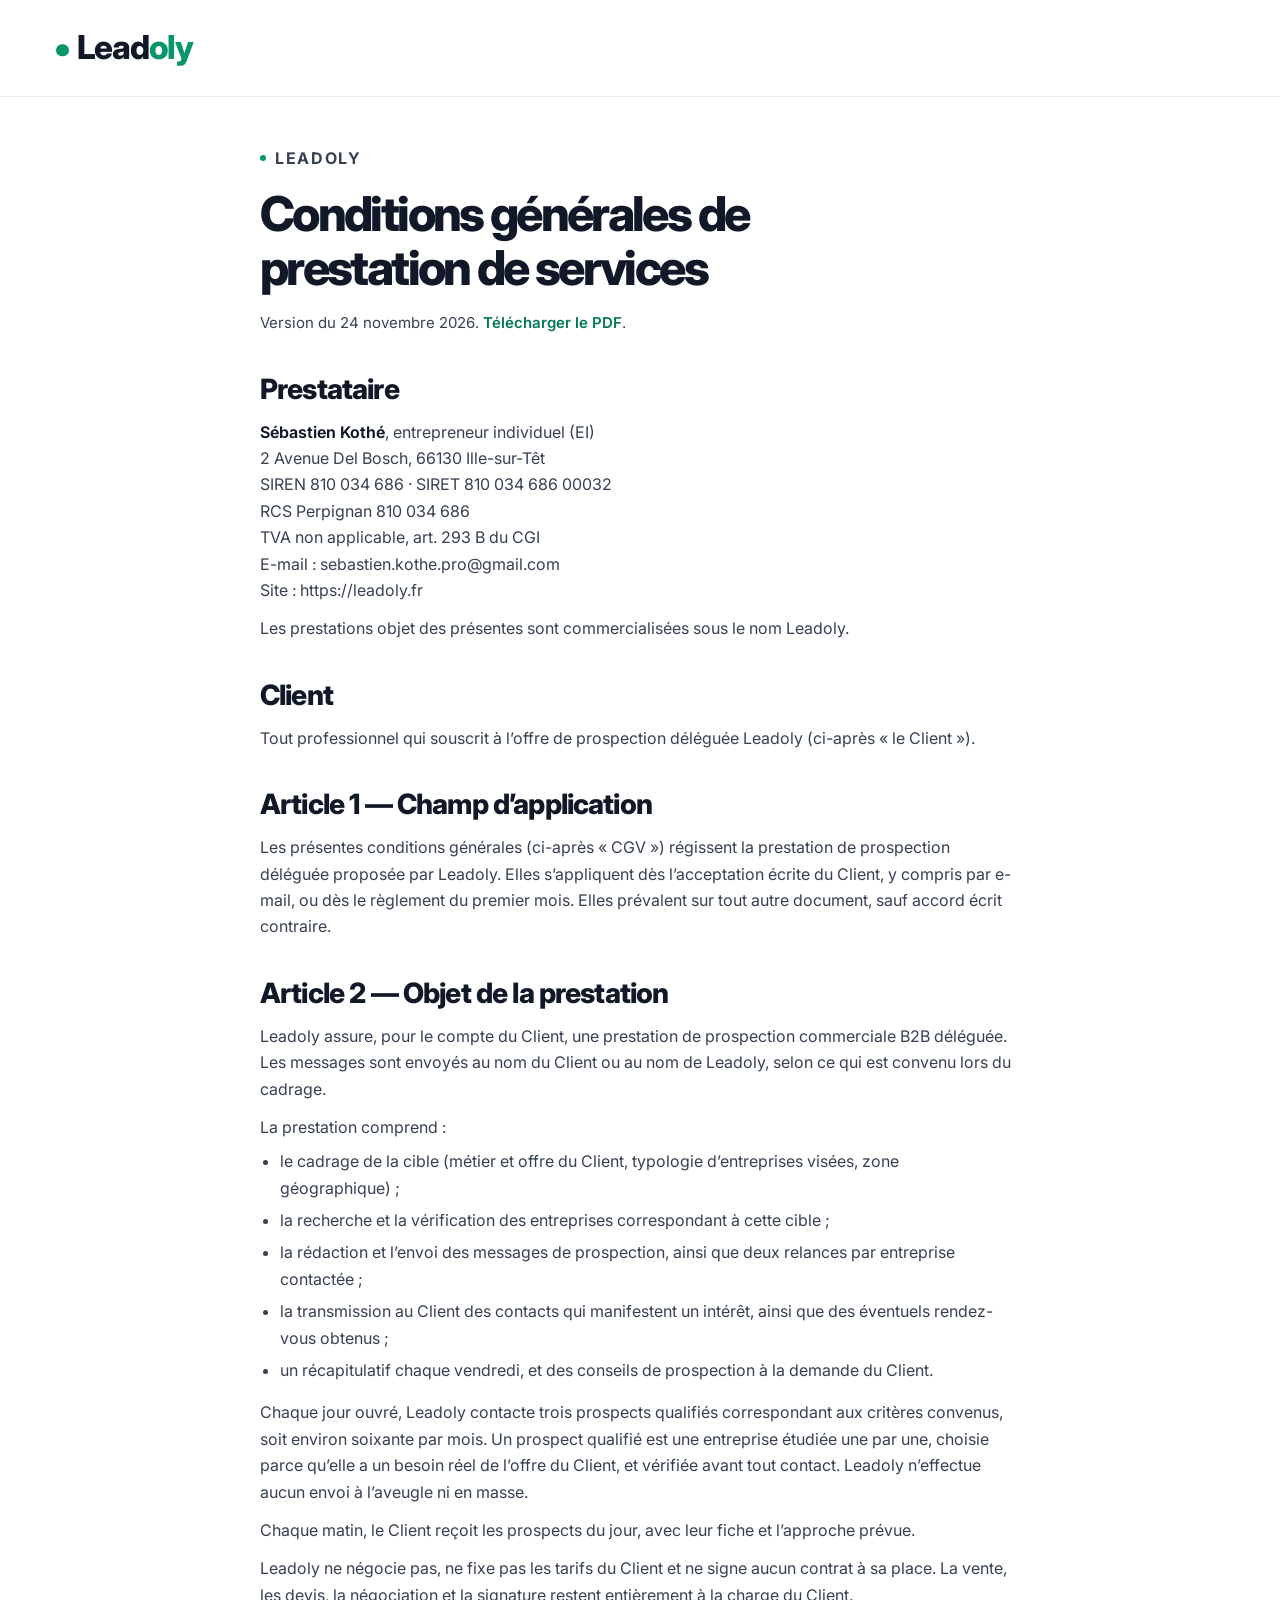
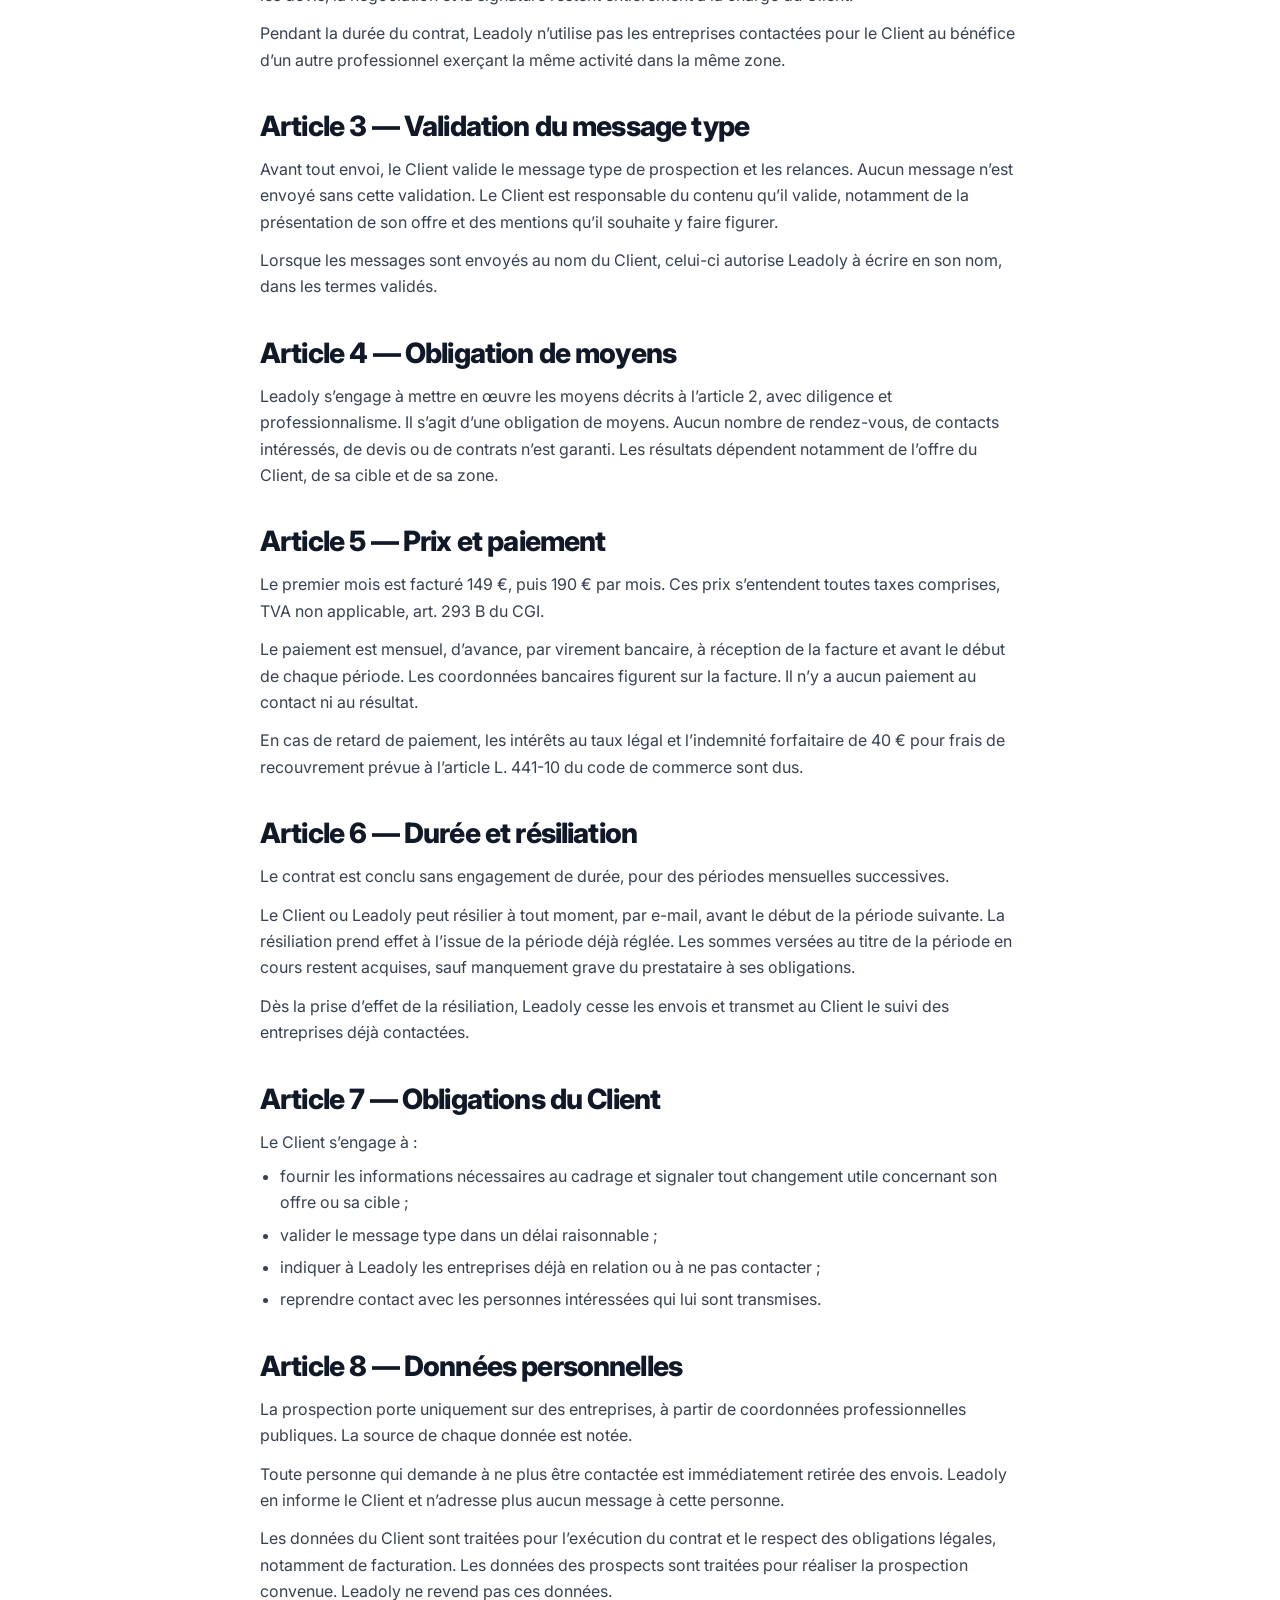
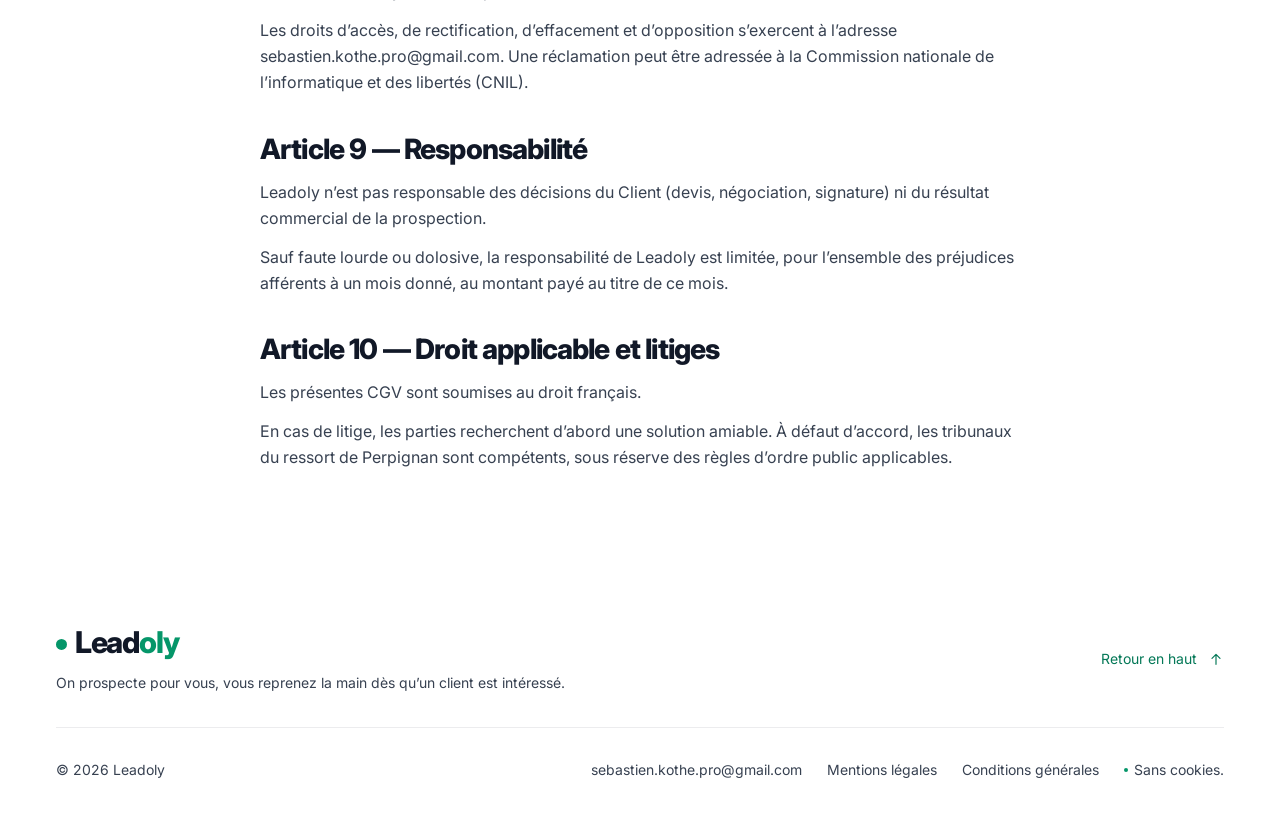
<file: cgv/index.html>
<!doctype html>
<html lang="fr" class="cgv-page">
<head>
  <meta charset="utf-8">
  <meta name="viewport" content="width=device-width, initial-scale=1">
  <title>Conditions générales de prestation — Leadoly</title>
  <meta name="description" content="Conditions générales de la prospection déléguée Leadoly : cadrage, contacts, relances, tarifs, durée, données personnelles et responsabilité.">
  <meta name="robots" content="index, follow">
  <meta name="theme-color" content="#059669">
  <meta name="color-scheme" content="light">
  <link rel="canonical" href="https://leadoly.fr/cgv/">
  <link rel="icon" href="/favicon.ico" sizes="16x16 32x32 48x48">
  <link rel="icon" href="/assets/favicon.svg" type="image/svg+xml">
  <link rel="icon" href="/assets/favicon-32.png" type="image/png" sizes="32x32">
  <link rel="apple-touch-icon" href="/apple-touch-icon.png">
  <link rel="preload" href="/assets/fonts/Inter-latin.var.woff2" as="font" type="font/woff2" crossorigin>
  <link rel="stylesheet" href="/css/style.css">
  <meta property="og:type" content="website">
  <meta property="og:locale" content="fr_FR">
  <meta property="og:site_name" content="Leadoly">
  <meta property="og:url" content="https://leadoly.fr/cgv/">
  <meta property="og:title" content="Conditions générales de prestation — Leadoly">
  <meta property="og:description" content="Conditions générales de la prospection déléguée Leadoly : cadrage, contacts, relances, tarifs, durée, données personnelles et responsabilité.">
  <meta property="og:image" content="https://leadoly.fr/assets/og-image.png">
  <meta property="og:image:width" content="1200">
  <meta property="og:image:height" content="630">
  <meta name="twitter:card" content="summary_large_image">
  <meta name="twitter:title" content="Conditions générales de prestation — Leadoly">
  <meta name="twitter:description" content="Conditions générales de la prospection déléguée Leadoly : cadrage, contacts, relances, tarifs, durée, données personnelles et responsabilité.">
  <meta name="twitter:image" content="https://leadoly.fr/assets/og-image.png">
  <script type="application/ld+json">
  {
    "@context": "https://schema.org",
    "@type": "WebPage",
    "@id": "https://leadoly.fr/cgv/#webpage",
    "url": "https://leadoly.fr/cgv/",
    "name": "Conditions générales de prestation — Leadoly",
    "description": "Conditions générales de la prospection déléguée Leadoly : cadrage, contacts, relances, tarifs, durée, données personnelles et responsabilité.",
    "inLanguage": "fr-FR",
    "dateModified": "2026-11-24",
    "isPartOf": { "@id": "https://leadoly.fr/#website" },
    "about": { "@id": "https://leadoly.fr/#organization" }
  }
  </script>
  <script src="/js/analytics.js" defer></script>
</head>
<body>
  <a href="#contenu" class="skip-link">Aller au contenu</a>
  <header class="site-header">
    <div class="container">
      <a class="brand" href="/" aria-label="Leadoly, retour à l’accueil"><span class="brand-dot" aria-hidden="true"></span><span>Lead<span class="brand-accent">oly</span></span></a>
    </div>
  </header>
  <main class="cgv-main" id="contenu">
    <article class="container cgv-doc">
      <p class="eyebrow"><span class="status-dot" aria-hidden="true"></span>LEADOLY</p>
      <h1>Conditions générales de prestation de services</h1>
      <p class="cgv-meta">Version du 24 novembre 2026. <a href="/cgv/CGV_Leadoly.pdf">Télécharger le PDF</a>.</p>

      <h2>Prestataire</h2>
      <p><strong>Sébastien Kothé</strong>, entrepreneur individuel (EI)<br>
      2 Avenue Del Bosch, 66130 Ille-sur-Têt<br>
      SIREN 810 034 686 · SIRET 810 034 686 00032<br>
      RCS Perpignan 810 034 686<br>
      TVA non applicable, art. 293 B du CGI<br>
      E-mail : <a href="mailto:sebastien.kothe.pro@gmail.com">sebastien.kothe.pro@gmail.com</a><br>
      Site : <a href="https://leadoly.fr/">https://leadoly.fr</a></p>
      <p>Les prestations objet des présentes sont commercialisées sous le nom Leadoly.</p>

      <h2>Client</h2>
      <p>Tout professionnel qui souscrit à l’offre de prospection déléguée Leadoly (ci-après « le Client »).</p>

      <h2>Article 1 — Champ d’application</h2>
      <p>Les présentes conditions générales (ci-après « CGV ») régissent la prestation de prospection déléguée proposée par Leadoly. Elles s’appliquent dès l’acceptation écrite du Client, y compris par e-mail, ou dès le règlement du premier mois. Elles prévalent sur tout autre document, sauf accord écrit contraire.</p>

      <h2>Article 2 — Objet de la prestation</h2>
      <p>Leadoly assure, pour le compte du Client, une prestation de prospection commerciale B2B déléguée. Les messages sont envoyés au nom du Client ou au nom de Leadoly, selon ce qui est convenu lors du cadrage.</p>
      <p>La prestation comprend :</p>
      <ul>
        <li>le cadrage de la cible (métier et offre du Client, typologie d’entreprises visées, zone géographique) ;</li>
        <li>la recherche et la vérification des entreprises correspondant à cette cible ;</li>
        <li>la rédaction et l’envoi des messages de prospection, ainsi que deux relances par entreprise contactée ;</li>
        <li>la transmission au Client des contacts qui manifestent un intérêt, ainsi que des éventuels rendez-vous obtenus ;</li>
        <li>un récapitulatif chaque vendredi, et des conseils de prospection à la demande du Client.</li>
      </ul>
      <p>Chaque jour ouvré, Leadoly contacte trois prospects qualifiés correspondant aux critères convenus, soit environ soixante par mois. Un prospect qualifié est une entreprise étudiée une par une, choisie parce qu’elle a un besoin réel de l’offre du Client, et vérifiée avant tout contact. Leadoly n’effectue aucun envoi à l’aveugle ni en masse.</p>
      <p>Chaque matin, le Client reçoit les prospects du jour, avec leur fiche et l’approche prévue.</p>
      <p>Leadoly ne négocie pas, ne fixe pas les tarifs du Client et ne signe aucun contrat à sa place. La vente, les devis, la négociation et la signature restent entièrement à la charge du Client.</p>
      <p>Pendant la durée du contrat, Leadoly n’utilise pas les entreprises contactées pour le Client au bénéfice d’un autre professionnel exerçant la même activité dans la même zone.</p>

      <h2>Article 3 — Validation du message type</h2>
      <p>Avant tout envoi, le Client valide le message type de prospection et les relances. Aucun message n’est envoyé sans cette validation. Le Client est responsable du contenu qu’il valide, notamment de la présentation de son offre et des mentions qu’il souhaite y faire figurer.</p>
      <p>Lorsque les messages sont envoyés au nom du Client, celui-ci autorise Leadoly à écrire en son nom, dans les termes validés.</p>

      <h2>Article 4 — Obligation de moyens</h2>
      <p>Leadoly s’engage à mettre en œuvre les moyens décrits à l’article 2, avec diligence et professionnalisme. Il s’agit d’une obligation de moyens. Aucun nombre de rendez-vous, de contacts intéressés, de devis ou de contrats n’est garanti. Les résultats dépendent notamment de l’offre du Client, de sa cible et de sa zone.</p>

      <h2>Article 5 — Prix et paiement</h2>
      <p>Le premier mois est facturé 149 €, puis 190 € par mois. Ces prix s’entendent toutes taxes comprises, TVA non applicable, art. 293 B du CGI.</p>
      <p>Le paiement est mensuel, d’avance, par virement bancaire, à réception de la facture et avant le début de chaque période. Les coordonnées bancaires figurent sur la facture. Il n’y a aucun paiement au contact ni au résultat.</p>
      <p>En cas de retard de paiement, les intérêts au taux légal et l’indemnité forfaitaire de 40 € pour frais de recouvrement prévue à l’article L. 441-10 du code de commerce sont dus.</p>

      <h2>Article 6 — Durée et résiliation</h2>
      <p>Le contrat est conclu sans engagement de durée, pour des périodes mensuelles successives.</p>
      <p>Le Client ou Leadoly peut résilier à tout moment, par e-mail, avant le début de la période suivante. La résiliation prend effet à l’issue de la période déjà réglée. Les sommes versées au titre de la période en cours restent acquises, sauf manquement grave du prestataire à ses obligations.</p>
      <p>Dès la prise d’effet de la résiliation, Leadoly cesse les envois et transmet au Client le suivi des entreprises déjà contactées.</p>

      <h2>Article 7 — Obligations du Client</h2>
      <p>Le Client s’engage à :</p>
      <ul>
        <li>fournir les informations nécessaires au cadrage et signaler tout changement utile concernant son offre ou sa cible ;</li>
        <li>valider le message type dans un délai raisonnable ;</li>
        <li>indiquer à Leadoly les entreprises déjà en relation ou à ne pas contacter ;</li>
        <li>reprendre contact avec les personnes intéressées qui lui sont transmises.</li>
      </ul>

      <h2>Article 8 — Données personnelles</h2>
      <p>La prospection porte uniquement sur des entreprises, à partir de coordonnées professionnelles publiques. La source de chaque donnée est notée.</p>
      <p>Toute personne qui demande à ne plus être contactée est immédiatement retirée des envois. Leadoly en informe le Client et n’adresse plus aucun message à cette personne.</p>
      <p>Les données du Client sont traitées pour l’exécution du contrat et le respect des obligations légales, notamment de facturation. Les données des prospects sont traitées pour réaliser la prospection convenue. Leadoly ne revend pas ces données.</p>
      <p>Les droits d’accès, de rectification, d’effacement et d’opposition s’exercent à l’adresse <a href="mailto:sebastien.kothe.pro@gmail.com">sebastien.kothe.pro@gmail.com</a>. Une réclamation peut être adressée à la Commission nationale de l’informatique et des libertés (CNIL).</p>

      <h2>Article 9 — Responsabilité</h2>
      <p>Leadoly n’est pas responsable des décisions du Client (devis, négociation, signature) ni du résultat commercial de la prospection.</p>
      <p>Sauf faute lourde ou dolosive, la responsabilité de Leadoly est limitée, pour l’ensemble des préjudices afférents à un mois donné, au montant payé au titre de ce mois.</p>

      <h2>Article 10 — Droit applicable et litiges</h2>
      <p>Les présentes CGV sont soumises au droit français.</p>
      <p>En cas de litige, les parties recherchent d’abord une solution amiable. À défaut d’accord, les tribunaux du ressort de Perpignan sont compétents, sous réserve des règles d’ordre public applicables.</p>
    </article>
  </main>
  <footer class="site-footer">
    <div class="container">
      <div class="footer-top">
        <div>
          <a class="brand" href="/" aria-label="Leadoly, retour à l’accueil"><span class="brand-dot" aria-hidden="true"></span><span>Lead<span class="brand-accent">oly</span></span></a>
          <p>On prospecte pour vous, vous reprenez la main dès qu’un client est intéressé.</p>
        </div>
        <a class="back-top" href="#contenu">Retour en haut<svg class="icon" aria-hidden="true" viewBox="0 0 24 24" fill="none" stroke="currentColor" stroke-width="1.75" stroke-linecap="round" stroke-linejoin="round"><path d="M4 12h15m-6-6 6 6-6 6"/></svg></a>
      </div>
      <div class="footer-bottom">
        <span>© 2026 Leadoly</span>
        <a href="mailto:sebastien.kothe.pro@gmail.com">sebastien.kothe.pro@gmail.com</a>
        <a href="/#mentions">Mentions légales</a>
        <a href="/cgv/">Conditions générales</a>
        <span class="footer-privacy"><span class="status-dot" aria-hidden="true"></span>Sans cookies.</span>
      </div>
    </div>
  </footer>
</body>
</html>
</file>
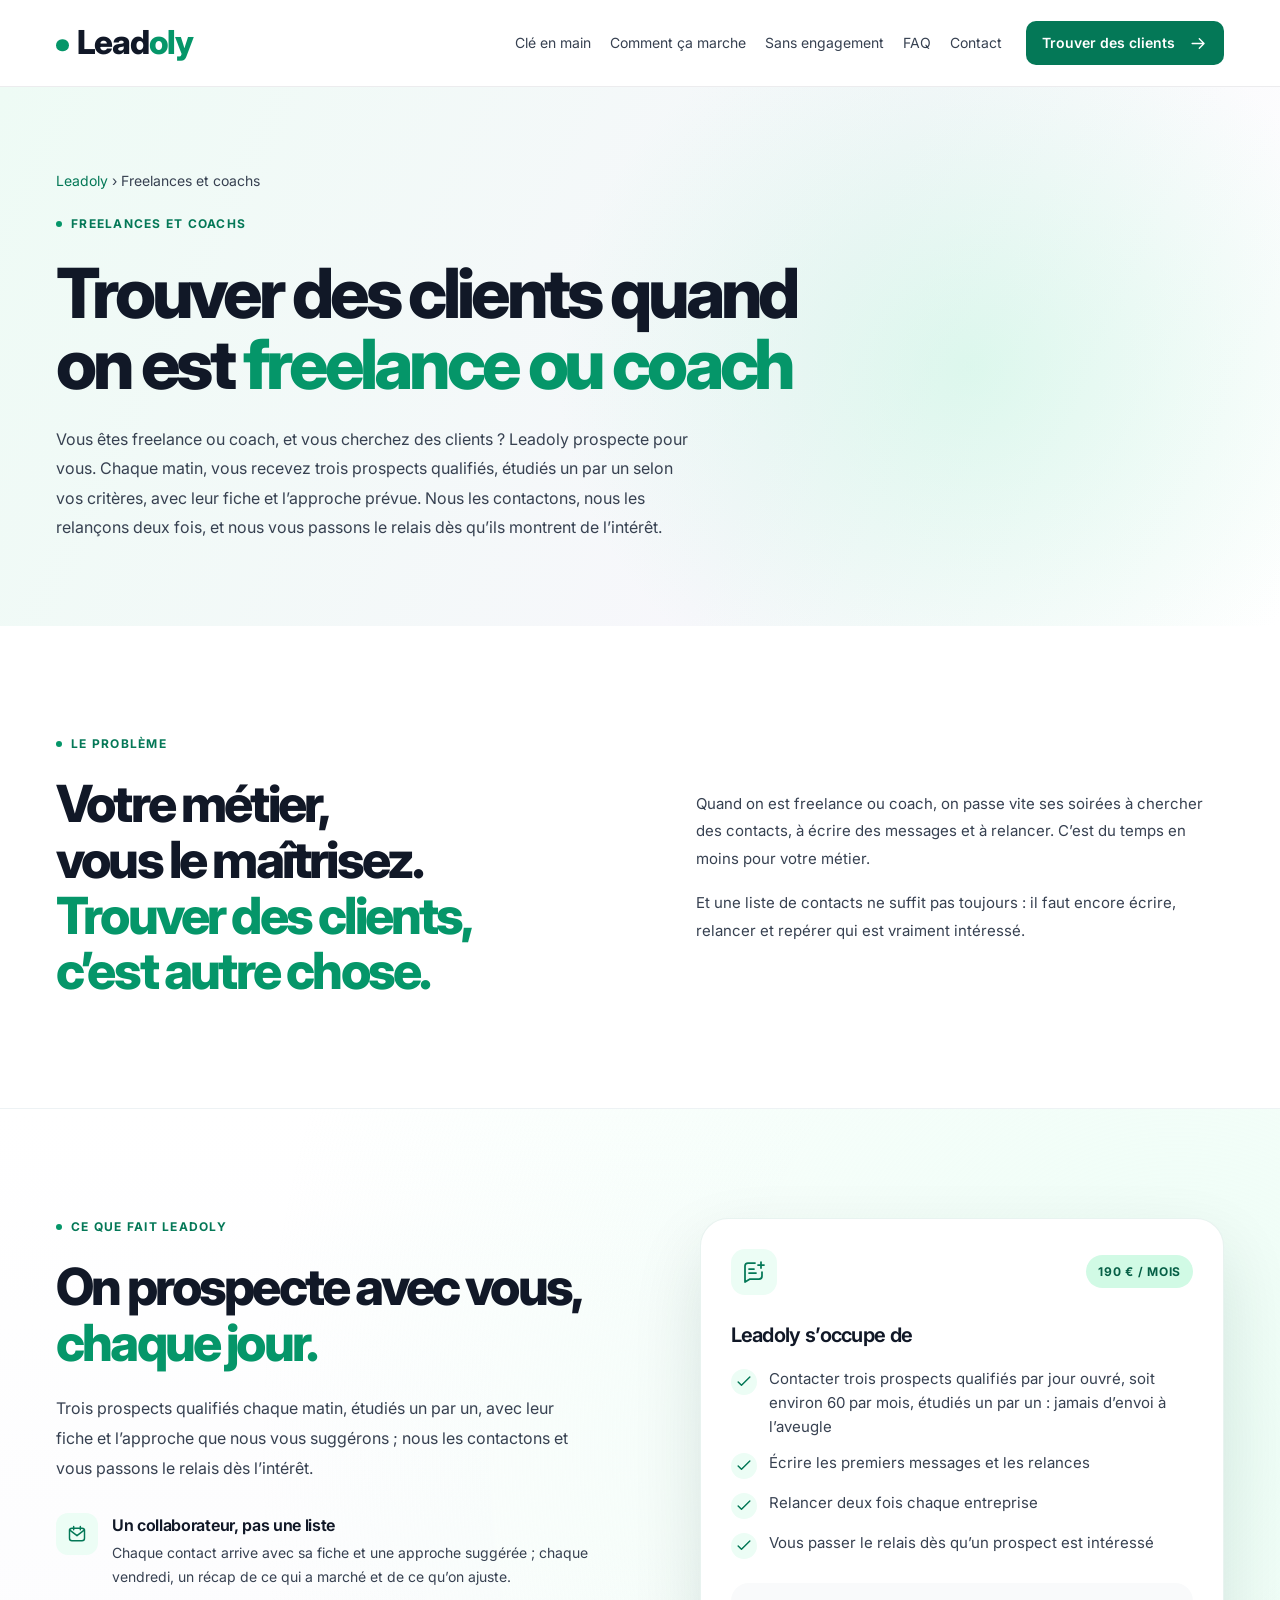
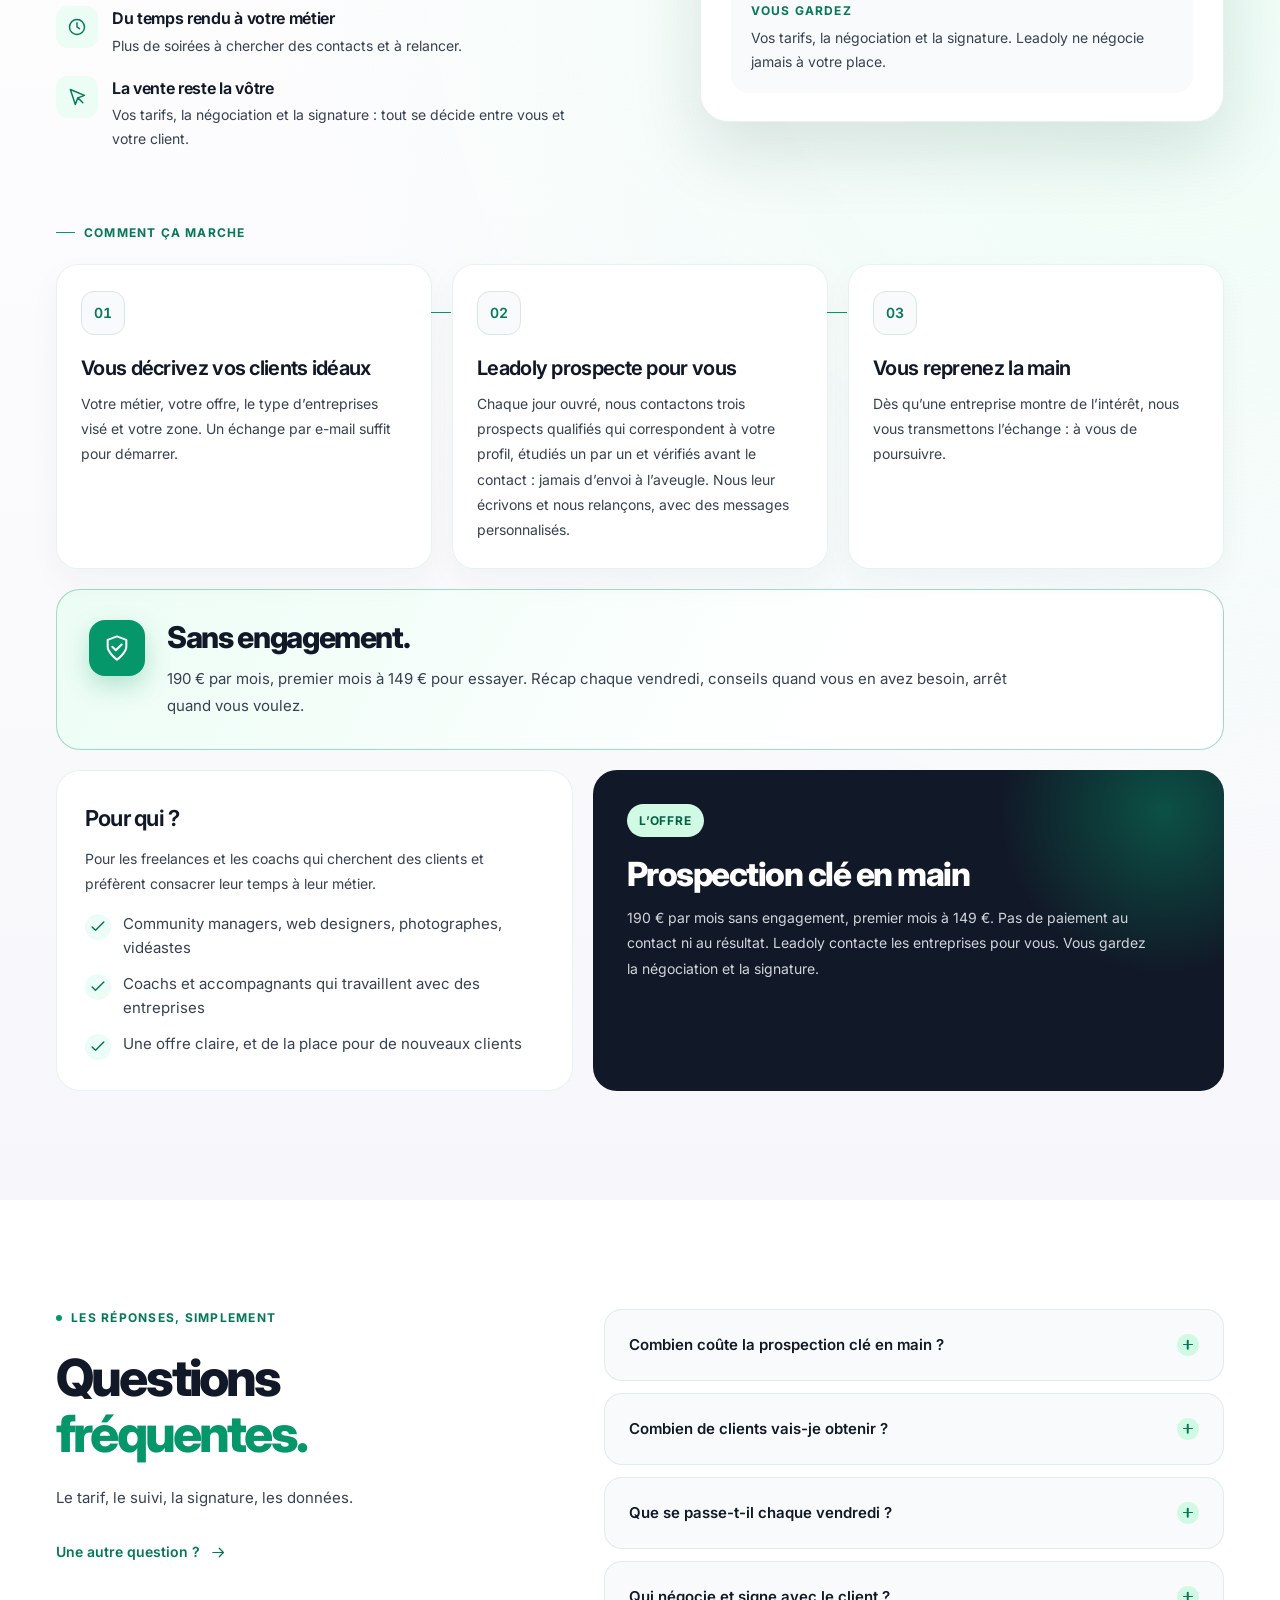
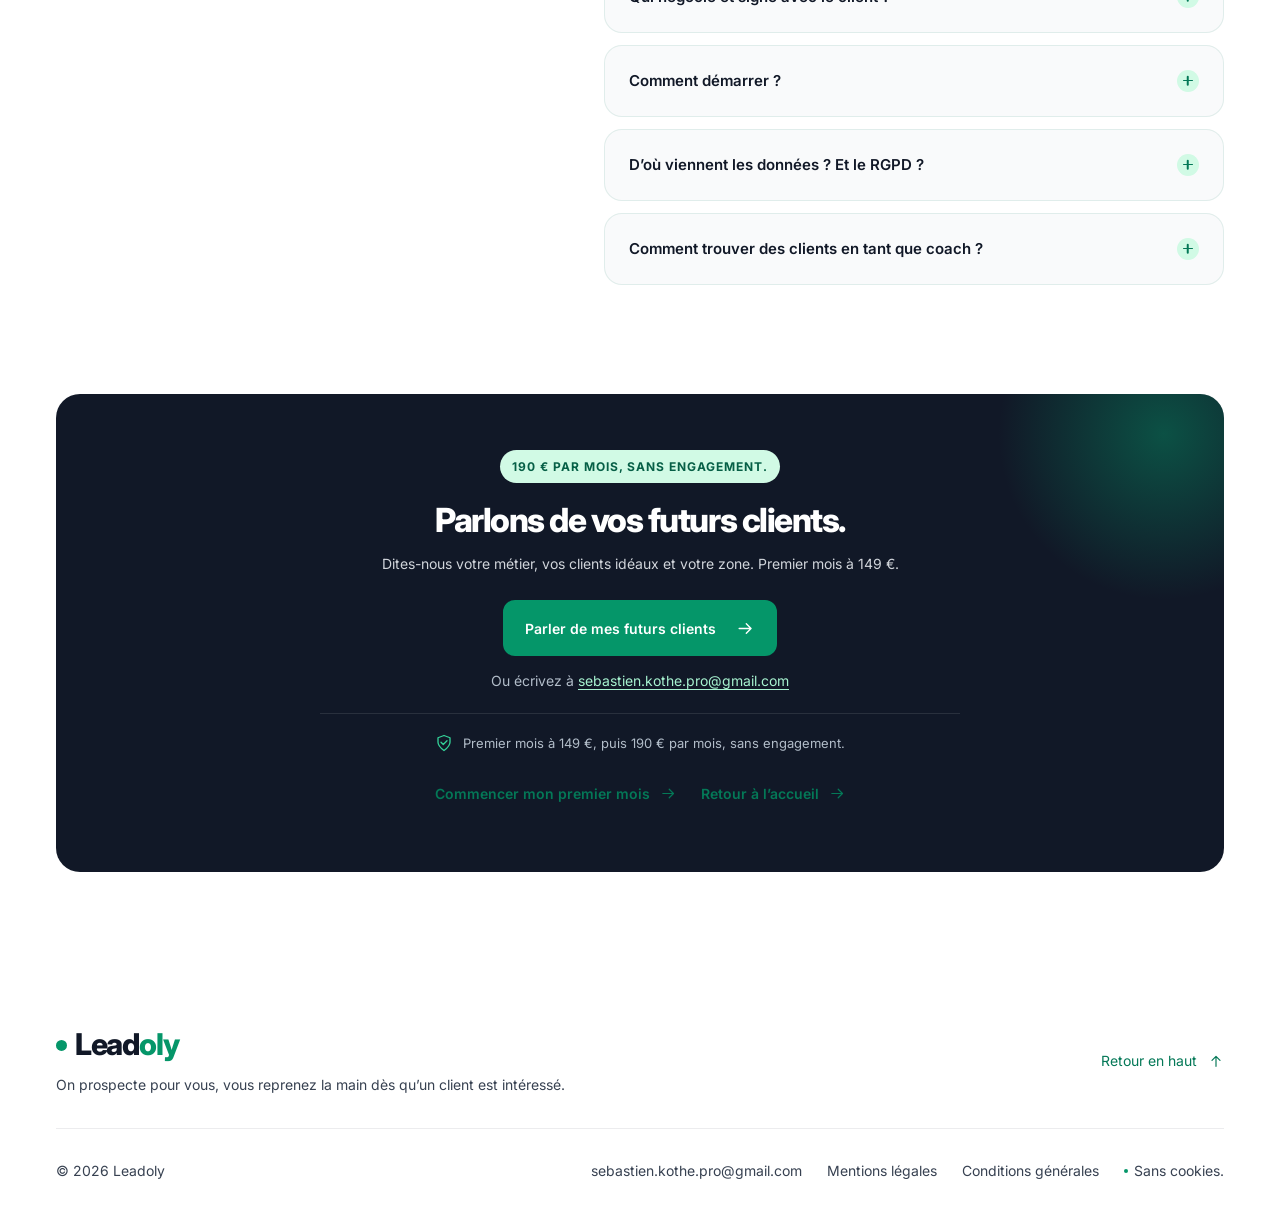
<file: trouver-des-clients-freelance-coach/index.html>
<!doctype html>
<html lang="fr">
<head>
  <meta charset="utf-8">
  <meta name="viewport" content="width=device-width, initial-scale=1">
  <title>Trouver des clients quand on est freelance ou coach | Leadoly</title>
  <meta name="description" content="Leadoly prospecte pour vous : chaque jour ouvré, trois prospects qualifiés, étudiés un par un : jamais d’envoi à l’aveugle ; nous les contactons, les relançons et vous passons le relais dès qu’ils sont intéressés. 190 € par mois sans engagement, premier mois à 149 €.">
  <meta name="robots" content="index, follow, max-image-preview:large">
  <meta name="theme-color" content="#059669">
  <meta name="color-scheme" content="light">
  <link rel="canonical" href="https://leadoly.fr/trouver-des-clients-freelance-coach/">
  <link rel="icon" href="/favicon.ico" sizes="16x16 32x32 48x48">
  <link rel="icon" href="/assets/favicon.svg" type="image/svg+xml">
  <link rel="icon" href="/assets/favicon-32.png" type="image/png" sizes="32x32">
  <link rel="apple-touch-icon" href="/apple-touch-icon.png">
  <link rel="preload" href="/assets/fonts/Inter-latin.var.woff2" as="font" type="font/woff2" crossorigin>
  <link rel="stylesheet" href="/css/style.css">
  <meta property="og:type" content="website">
  <meta property="og:locale" content="fr_FR">
  <meta property="og:site_name" content="Leadoly">
  <meta property="og:url" content="https://leadoly.fr/trouver-des-clients-freelance-coach/">
  <meta property="og:title" content="Trouver des clients quand on est freelance ou coach | Leadoly">
  <meta property="og:description" content="Leadoly prospecte pour vous : chaque jour ouvré, trois prospects qualifiés, étudiés un par un : jamais d’envoi à l’aveugle ; nous les contactons, les relançons et vous passons le relais dès qu’ils sont intéressés. 190 € par mois sans engagement, premier mois à 149 €.">
  <meta property="og:image" content="https://leadoly.fr/assets/og-image.png">
  <meta property="og:image:width" content="1200">
  <meta property="og:image:height" content="630">
  <meta property="og:image:alt" content="Leadoly. On prospecte pour vous, vous reprenez la main dès qu’un client est intéressé.">
  <meta name="twitter:card" content="summary_large_image">
  <meta name="twitter:title" content="Trouver des clients quand on est freelance ou coach | Leadoly">
  <meta name="twitter:description" content="Leadoly prospecte pour vous : chaque jour ouvré, trois prospects qualifiés, étudiés un par un : jamais d’envoi à l’aveugle ; nous les contactons, les relançons et vous passons le relais dès qu’ils sont intéressés. 190 € par mois sans engagement, premier mois à 149 €.">
  <meta name="twitter:image" content="https://leadoly.fr/assets/og-image.png">
  <script type="application/ld+json">
{
  "@context": "https://schema.org",
  "@graph": [
    {
      "@type": "WebPage",
      "@id": "https://leadoly.fr/trouver-des-clients-freelance-coach/#webpage",
      "url": "https://leadoly.fr/trouver-des-clients-freelance-coach/",
      "name": "Trouver des clients quand on est freelance ou coach | Leadoly",
      "description": "Leadoly prospecte pour vous : chaque jour ouvré, trois prospects qualifiés, étudiés un par un : jamais d’envoi à l’aveugle ; nous les contactons, les relançons et vous passons le relais dès qu’ils sont intéressés. 190 € par mois sans engagement, premier mois à 149 €.",
      "inLanguage": "fr-FR",
      "isPartOf": {
        "@id": "https://leadoly.fr/#website"
      },
      "about": {
        "@id": "https://leadoly.fr/#organization"
      },
      "breadcrumb": {
        "@id": "https://leadoly.fr/trouver-des-clients-freelance-coach/#breadcrumb"
      }
    },
    {
      "@type": "BreadcrumbList",
      "@id": "https://leadoly.fr/trouver-des-clients-freelance-coach/#breadcrumb",
      "itemListElement": [
        {
          "@type": "ListItem",
          "position": 1,
          "name": "Leadoly",
          "item": "https://leadoly.fr/"
        },
        {
          "@type": "ListItem",
          "position": 2,
          "name": "Trouver des clients quand on est freelance ou coach",
          "item": "https://leadoly.fr/trouver-des-clients-freelance-coach/"
        }
      ]
    },
    {
      "@type": "FAQPage",
      "@id": "https://leadoly.fr/trouver-des-clients-freelance-coach/#faq",
      "inLanguage": "fr-FR",
      "isPartOf": {
        "@id": "https://leadoly.fr/trouver-des-clients-freelance-coach/#webpage"
      },
      "mainEntity": [
        {
          "@type": "Question",
          "name": "Combien coûte la prospection clé en main ?",
          "acceptedAnswer": {
            "@type": "Answer",
            "text": "190 € par mois sans engagement, premier mois à 149 €. Pas de paiement au contact ni au résultat."
          }
        },
        {
          "@type": "Question",
          "name": "Combien de clients vais-je obtenir ?",
          "acceptedAnswer": {
            "@type": "Answer",
            "text": "Cela dépend de votre offre, de votre niche et de votre zone : nous ne promettons pas de chiffre. Chaque vendredi, on fait le point ensemble et on ajuste."
          }
        },
        {
          "@type": "Question",
          "name": "Que se passe-t-il chaque vendredi ?",
          "acceptedAnswer": {
            "@type": "Answer",
            "text": "Vous recevez un récap de la semaine : les entreprises contactées, les réponses, ce qui a marché et ce qu’on ajuste. Et vous pouvez nous demander conseil à tout moment."
          }
        },
        {
          "@type": "Question",
          "name": "Qui négocie et signe avec le client ?",
          "acceptedAnswer": {
            "@type": "Answer",
            "text": "Vous. Vos tarifs, la négociation et la signature se décident entre vous et votre client. Leadoly ne négocie jamais à votre place."
          }
        },
        {
          "@type": "Question",
          "name": "Comment démarrer ?",
          "acceptedAnswer": {
            "@type": "Answer",
            "text": "Après un échange pour définir vos critères et valider le message, vous recevez vos trois premiers prospects qualifiés dès le lendemain matin, avec leur fiche et l’approche prévue. Premier mois à 149 €, sans engagement."
          }
        },
        {
          "@type": "Question",
          "name": "D’où viennent les données ? Et le RGPD ?",
          "acceptedAnswer": {
            "@type": "Answer",
            "text": "Leadoly utilise uniquement des coordonnées professionnelles publiques et note la source de chaque donnée. Toute personne qui demande à ne plus être contactée est immédiatement retirée des envois."
          }
        },
        {
          "@type": "Question",
          "name": "Comment trouver des clients en tant que coach ?",
          "acceptedAnswer": {
            "@type": "Answer",
            "text": "En allant vers eux régulièrement, plutôt qu'en attendant qu'ils vous trouvent. C'est la partie que Leadoly prend en charge : chaque jour ouvré, trois prospects qualifiés, étudiés un par un selon vos critères, sont contactés pour vous : jamais d'envoi à l'aveugle. Vous reprenez la main dès que l'un d'eux est intéressé."
          }
        }
      ]
    }
  ]
}
  </script>
  <script src="/js/analytics.js" defer></script>
  <script>
    document.documentElement.classList.add('js');
    document.addEventListener('DOMContentLoaded', () => {
      const menu = document.querySelector('#mobile-menu');
      const toggle = document.querySelector('.menu-toggle');
      const setOpen = open => {
        menu.hidden = !open;
        toggle.setAttribute('aria-expanded', String(open));
        toggle.setAttribute('aria-label', open ? 'Fermer le menu' : 'Ouvrir le menu');
      };
      setOpen(false);
      toggle.hidden = false;
      toggle.addEventListener('click', () => setOpen(toggle.getAttribute('aria-expanded') !== 'true'));
      menu.querySelectorAll('a').forEach(link => link.addEventListener('click', () => setOpen(false)));
      document.addEventListener('keydown', event => { if (event.key === 'Escape' && !menu.hidden) { setOpen(false); toggle.focus(); } });
      document.addEventListener('click', event => { if (!menu.hidden && !event.target.closest('.site-header')) setOpen(false); });
      window.matchMedia('(min-width: 1201px)').addEventListener('change', event => { if (event.matches) setOpen(false); });
    });
  </script>
  <style>
    /* Styles propres à cette page (tout le reste vient de /css/style.css, comme l'accueil) */
    .page-intro .page-intro-inner{padding-block:clamp(56px,6.5vw,96px)}
    .page-intro h1{max-width:820px}
    .page-intro h1>span{color:var(--green)}
    .page-intro .premium-lead{max-width:640px}
    .breadcrumb{font-size:14px;color:var(--muted);margin-bottom:22px}
    .breadcrumb a{color:var(--green-dark)}
    .page-problem-text>p{font-size:15px;line-height:1.85;max-width:520px}
    .page-problem-text>p+p{margin-top:16px}
    .page-cta{padding-top:0}
    .page-cta .premium-cta{text-align:center;padding:clamp(34px,4.5vw,56px) clamp(21px,4vw,48px)}
    .page-cta .premium-cta>p:not([class]){margin-inline:auto}
    .page-cta .premium-honest{justify-content:center;max-width:640px;margin-inline:auto}
    .page-links{display:flex;flex-wrap:wrap;gap:12px 24px;justify-content:center;margin-top:18px}
    @media(max-width:700px){
      .page-problem-text>p{font-size:14px}
      .page-cta .premium-honest{text-align:left}
    }
  </style>
</head>
<body>
  <a href="#contenu" class="skip-link">Aller au contenu</a>
  <svg class="icon-library" xmlns="http://www.w3.org/2000/svg" aria-hidden="true"><defs>
    <symbol id="i-arrow" viewBox="0 0 24 24"><path d="M4 12h15m-6-6 6 6-6 6"/></symbol>
    <symbol id="i-check" viewBox="0 0 24 24"><path d="m5 12 4 4L19 6"/></symbol>
    <symbol id="i-pin" viewBox="0 0 24 24"><path d="M19 10c0 5-7 11-7 11S5 15 5 10a7 7 0 1 1 14 0Z"/><circle cx="12" cy="10" r="2.5"/></symbol>
    <symbol id="i-sheet" viewBox="0 0 24 24"><path d="M14 3H6a2 2 0 0 0-2 2v14a2 2 0 0 0 2 2h12a2 2 0 0 0 2-2V9Z"/><path d="M14 3v6h6M8 13h8M8 17h8m-4-4v4"/></symbol>
    <symbol id="i-store" viewBox="0 0 24 24"><path d="M4 11v9h16v-9M3 7l2-4h14l2 4v2a3 3 0 0 1-4.5 2.6 3 3 0 0 1-5 0 3 3 0 0 1-4.5 0A3 3 0 0 1 3 9V7ZM3 7h18M9 20v-6h6v6"/></symbol>
    <symbol id="i-contact" viewBox="0 0 24 24"><rect x="3" y="5" width="18" height="15" rx="3"/><path d="m3 7 9 7 9-7M8 3v4m8-4v4"/></symbol>
    <symbol id="i-globe" viewBox="0 0 24 24"><circle cx="12" cy="12" r="9"/><ellipse cx="12" cy="12" rx="4" ry="9"/><path d="M3 12h18"/></symbol>
    <symbol id="i-activity" viewBox="0 0 24 24"><path d="M3 17V7a3 3 0 0 1 3-3h12a3 3 0 0 1 3 3v7a3 3 0 0 1-3 3H9l-5 4v-4Z"/><path d="M7 12h2l2-5 3 7 2-3h2"/></symbol>
    <symbol id="i-score" viewBox="0 0 24 24"><path d="M4 19a9 9 0 1 1 16 0M12 13l4-5M6 16h.01M6.5 9h.01M12 6h.01M18 16h.01"/><circle cx="12" cy="13" r="1.5"/></symbol>
    <symbol id="i-message" viewBox="0 0 24 24"><path d="M20 12v4a3 3 0 0 1-3 3H8l-5 3V6a3 3 0 0 1 3-3h7M7 9h5M7 13h7M19 2v6m-3-3h6"/></symbol>
    <symbol id="i-lock" viewBox="0 0 24 24"><rect x="4" y="10" width="16" height="11" rx="3"/><path d="M8 10V7a4 4 0 0 1 8 0v3m-4 5v2"/></symbol>
    <symbol id="i-shield" viewBox="0 0 24 24"><path d="m12 2 8 3v6c0 5-8 11-8 11S4 16 4 11V5Z"/><path d="m8 11 3 3 5-5"/></symbol>
    <symbol id="i-cursor" viewBox="0 0 24 24"><path d="m4 3 6 18 3-8 8-3L4 3Zm9 10 6 6"/></symbol>
    <symbol id="i-calendar" viewBox="0 0 24 24"><rect x="3.5" y="5" width="17" height="15.5" rx="3"/><path d="M3.5 10h17M8 3v4M16 3v4"/><path d="m9 15 2 2 4-4"/></symbol><symbol id="i-clock" viewBox="0 0 24 24"><circle cx="12" cy="12" r="9"/><path d="M12 7v5l3 2"/></symbol>
    <symbol id="i-camera" viewBox="0 0 24 24"><path d="m8 5 1.5-2h5L16 5h3a2 2 0 0 1 2 2v12a2 2 0 0 1-2 2H5a2 2 0 0 1-2-2V7a2 2 0 0 1 2-2Z"/><circle cx="12" cy="12" r="4"/></symbol>
    <symbol id="i-video" viewBox="0 0 24 24"><rect x="3" y="5" width="12" height="14" rx="3"/><path d="m15 10 6-4v12l-6-4Z"/></symbol>
    <symbol id="i-spark" viewBox="0 0 24 24"><path d="m12 2 2.5 7.5L22 12l-7.5 2.5L12 22l-2.5-7.5L2 12l7.5-2.5L12 2Z"/></symbol>
  </defs></svg>
  <header class="site-header">
    <div class="header-inner container">
      <a class="brand" href="/" aria-label="Leadoly, accueil"><span class="brand-dot" aria-hidden="true"></span><span>Lead<span class="brand-accent">oly</span></span></a>
      <nav class="desktop-nav" aria-label="Navigation principale"><a href="/#premium">Clé en main</a><a href="/#premium-how-title">Comment ça marche</a><a href="/#premium-guarantee-title">Sans engagement</a><a href="/#faq">FAQ</a><a href="/#contact-premium">Contact</a></nav>
      <a class="button button-small header-cta" href="/#contact-premium">Trouver des clients<svg class="icon" aria-hidden="true"><use href="#i-arrow"/></svg></a>
      <button class="menu-toggle" type="button" aria-label="Ouvrir le menu" aria-controls="mobile-menu" aria-expanded="false" hidden><span></span><span></span></button>
    </div>
    <nav class="mobile-menu container" id="mobile-menu" aria-label="Navigation mobile"><a href="/#premium">Prospection clé en main<svg class="icon" aria-hidden="true"><use href="#i-arrow"/></svg></a><a href="/#premium-how-title">Comment ça marche<svg class="icon" aria-hidden="true"><use href="#i-arrow"/></svg></a><a href="/#premium-guarantee-title">Sans engagement<svg class="icon" aria-hidden="true"><use href="#i-arrow"/></svg></a><a href="/#faq">FAQ<svg class="icon" aria-hidden="true"><use href="#i-arrow"/></svg></a><a href="/#contact-premium">Contact<svg class="icon" aria-hidden="true"><use href="#i-arrow"/></svg></a><a class="button" href="/#contact-premium">Trouver des clients</a></nav>
  </header>
  <main id="contenu" tabindex="-1">
    <section class="hero page-intro" aria-labelledby="page-title">
      <div class="hero-glow" aria-hidden="true"></div>
      <div class="container page-intro-inner">
        <nav class="breadcrumb" aria-label="Fil d’Ariane"><a href="/">Leadoly</a> › Freelances et coachs</nav>
        <p class="eyebrow"><span class="status-dot" aria-hidden="true"></span>FREELANCES ET COACHS</p>
        <h1 id="page-title">Trouver des clients quand on est <span>freelance ou coach</span></h1>
        <p class="premium-lead">Vous êtes freelance ou coach, et vous cherchez des clients ? Leadoly prospecte pour vous. Chaque matin, vous recevez trois prospects qualifiés, étudiés un par un selon vos critères, avec leur fiche et l’approche prévue. Nous les contactons, nous les relançons deux fois, et nous vous passons le relais dès qu’ils montrent de l’intérêt.</p>
      </div>
    </section>

    <section class="content-section section-pad" aria-labelledby="probleme-title">
      <div class="container content-layout">
        <div class="content-copy"><p class="eyebrow"><span class="status-dot" aria-hidden="true"></span>LE PROBLÈME</p>
        <h2 id="probleme-title">Votre métier, vous le maîtrisez. <br> <span>Trouver des clients, c’est autre chose.</span></h2></div>
        <div class="page-problem-text"><p>Quand on est freelance ou coach, on passe vite ses soirées à chercher des contacts, à écrire des messages et à relancer. C’est du temps en moins pour votre métier.</p>
        <p>Et une liste de contacts ne suffit pas toujours : il faut encore écrire, relancer et repérer qui est vraiment intéressé.</p></div>
      </div>
    </section>

    <section class="premium-section section-pad" id="premium" aria-labelledby="premium-title">
      <div class="container">
        <div class="premium-layout">
          <div class="premium-copy">
            <p class="eyebrow"><span class="status-dot" aria-hidden="true"></span>CE QUE FAIT LEADOLY</p>
            <h2 id="premium-title">On prospecte avec vous, <br> <span>chaque jour.</span></h2>
            <p class="premium-lead">Trois prospects qualifiés chaque matin, étudiés un par un, avec leur fiche et l’approche que nous vous suggérons ; nous les contactons et vous passons le relais dès l’intérêt.</p>
            <ul class="premium-results">
              <li><span class="premium-result-icon"><svg class="icon" aria-hidden="true"><use href="#i-contact"/></svg></span><span><b>Un collaborateur, pas une liste</b><small>Chaque contact arrive avec sa fiche et une approche suggérée ; chaque vendredi, un récap de ce qui a marché et de ce qu’on ajuste.</small></span></li>
              <li><span class="premium-result-icon"><svg class="icon" aria-hidden="true"><use href="#i-clock"/></svg></span><span><b>Du temps rendu à votre métier</b><small>Plus de soirées à chercher des contacts et à relancer.</small></span></li>
              <li><span class="premium-result-icon"><svg class="icon" aria-hidden="true"><use href="#i-cursor"/></svg></span><span><b>La vente reste la vôtre</b><small>Vos tarifs, la négociation et la signature : tout se décide entre vous et votre client.</small></span></li>
            </ul>
          </div>
          <article class="premium-card" aria-label="Répartition des rôles">
            <div class="premium-card-top"><span class="audience-icon"><svg class="icon" aria-hidden="true"><use href="#i-message"/></svg></span><span class="premium-badge">190 € / mois</span></div>
            <h3>Leadoly s’occupe de</h3>
            <ul class="premium-list">
              <li><svg class="icon" aria-hidden="true"><use href="#i-check"/></svg>Contacter trois prospects qualifiés par jour ouvré, soit environ 60 par mois, étudiés un par un : jamais d’envoi à l’aveugle</li>
              <li><svg class="icon" aria-hidden="true"><use href="#i-check"/></svg>Écrire les premiers messages et les relances</li>
              <li><svg class="icon" aria-hidden="true"><use href="#i-check"/></svg>Relancer deux fois chaque entreprise</li>
              <li><svg class="icon" aria-hidden="true"><use href="#i-check"/></svg>Vous passer le relais dès qu’un prospect est intéressé</li>
            </ul>
            <div class="premium-keep"><p class="premium-keep-title">Vous gardez</p><p>Vos tarifs, la négociation et la signature. Leadoly ne négocie jamais à votre place.</p></div>
          </article>
        </div>

        <div class="premium-how" aria-labelledby="premium-how-title">
          <h3 class="premium-how-title" id="premium-how-title"><span class="tiny-line" aria-hidden="true"></span>Comment ça marche</h3>
          <ol class="premium-steps">
            <li class="premium-step"><span class="premium-step-number">01</span><h4>Vous décrivez vos clients idéaux</h4><p>Votre métier, votre offre, le type d’entreprises visé et votre zone. Un échange par e-mail suffit pour démarrer.</p></li>
            <li class="premium-step"><span class="premium-step-number">02</span><h4>Leadoly prospecte pour vous</h4><p>Chaque jour ouvré, nous contactons trois prospects qualifiés qui correspondent à votre profil, étudiés un par un et vérifiés avant le contact : jamais d’envoi à l’aveugle. Nous leur écrivons et nous relançons, avec des messages personnalisés.</p></li>
            <li class="premium-step"><span class="premium-step-number">03</span><h4>Vous reprenez la main</h4><p>Dès qu’une entreprise montre de l’intérêt, nous vous transmettons l’échange : à vous de poursuivre.</p></li>
          </ol>
        </div>

        <div class="premium-guarantee" aria-labelledby="premium-guarantee-title">
          <span class="premium-guarantee-icon"><svg class="icon" aria-hidden="true"><use href="#i-shield"/></svg></span>
          <div>
            <h3 id="premium-guarantee-title">Sans engagement.</h3>
            <p>190 € par mois, premier mois à 149 € pour essayer. Récap chaque vendredi, conseils quand vous en avez besoin, arrêt quand vous voulez.</p>
          </div>
        </div>

        <div class="premium-bottom">
          <article class="premium-for" aria-labelledby="premium-for-title">
            <h3 id="premium-for-title">Pour qui ?</h3>
            <p>Pour les freelances et les coachs qui cherchent des clients et préfèrent consacrer leur temps à leur métier.</p>
            <ul class="premium-list">
              <li><svg class="icon" aria-hidden="true"><use href="#i-check"/></svg>Community managers, web designers, photographes, vidéastes</li>
              <li><svg class="icon" aria-hidden="true"><use href="#i-check"/></svg>Coachs et accompagnants qui travaillent avec des entreprises</li>
              <li><svg class="icon" aria-hidden="true"><use href="#i-check"/></svg>Une offre claire, et de la place pour de nouveaux clients</li>
            </ul>
          </article>
          <aside class="premium-cta" aria-labelledby="offres-title">
            <p class="premium-cta-eyebrow">L’offre</p>
            <h3 id="offres-title">Prospection clé en main</h3>
            <p>190 € par mois sans engagement, premier mois à 149 €. Pas de paiement au contact ni au résultat. Leadoly contacte les entreprises pour vous. Vous gardez la négociation et la signature.</p>
          </aside>
        </div>
      </div>
    </section>

    <section class="faq-section section-pad" id="faq" aria-labelledby="faq-title">
      <div class="container faq-layout">
        <div class="faq-copy"><p class="eyebrow"><span class="status-dot" aria-hidden="true"></span>LES RÉPONSES, SIMPLEMENT</p><h2 id="faq-title">Questions <br><span>fréquentes.</span></h2><p class="section-lead">Le tarif, le suivi, la signature, les données.</p><a class="text-link" href="mailto:sebastien.kothe.pro@gmail.com">Une autre question ?<svg class="icon" aria-hidden="true"><use href="#i-arrow"/></svg></a></div>
        <div class="faq-list">
          <details class="faq-item"><summary>Combien coûte la prospection clé en main ?<span class="faq-toggle" aria-hidden="true"></span></summary><p>190 € par mois sans engagement, premier mois à 149 €. Pas de paiement au contact ni au résultat.</p></details>
          <details class="faq-item"><summary>Combien de clients vais-je obtenir ?<span class="faq-toggle" aria-hidden="true"></span></summary><p>Cela dépend de votre offre, de votre niche et de votre zone : nous ne promettons pas de chiffre. Chaque vendredi, on fait le point ensemble et on ajuste.</p></details>
          <details class="faq-item"><summary>Que se passe-t-il chaque vendredi ?<span class="faq-toggle" aria-hidden="true"></span></summary><p>Vous recevez un récap de la semaine : les entreprises contactées, les réponses, ce qui a marché et ce qu’on ajuste. Et vous pouvez nous demander conseil à tout moment.</p></details>
          <details class="faq-item"><summary>Qui négocie et signe avec le client ?<span class="faq-toggle" aria-hidden="true"></span></summary><p>Vous. Vos tarifs, la négociation et la signature se décident entre vous et votre client. Leadoly ne négocie jamais à votre place.</p></details>
          <details class="faq-item"><summary>Comment démarrer ?<span class="faq-toggle" aria-hidden="true"></span></summary><p>Après un échange pour définir vos critères et valider le message, vous recevez vos trois premiers prospects qualifiés dès le lendemain matin, avec leur fiche et l’approche prévue. Premier mois à 149 €, sans engagement.</p></details>
          <details class="faq-item"><summary>D’où viennent les données ? Et le RGPD ?<span class="faq-toggle" aria-hidden="true"></span></summary><p>Leadoly utilise uniquement des coordonnées professionnelles publiques et note la source de chaque donnée. Toute personne qui demande à ne plus être contactée est immédiatement retirée des envois.</p></details>
          <details class="faq-item"><summary>Comment trouver des clients en tant que coach ?<span class="faq-toggle" aria-hidden="true"></span></summary><p>En allant vers eux régulièrement, plutôt qu'en attendant qu'ils vous trouvent. C'est la partie que Leadoly prend en charge : chaque jour ouvré, trois prospects qualifiés, étudiés un par un selon vos critères, sont contactés pour vous : jamais d'envoi à l'aveugle. Vous reprenez la main dès que l'un d'eux est intéressé.</p></details>
        </div>
      </div>
    </section>

    <section class="content-section section-pad page-cta" aria-labelledby="cta-title">
      <div class="container">
        <aside class="premium-cta" id="contact-premium">
          <p class="premium-cta-eyebrow">190 € par mois, sans engagement.</p>
          <h3 id="cta-title">Parlons de vos futurs clients.</h3>
          <p>Dites-nous votre métier, vos clients idéaux et votre zone. Premier mois à 149 €.</p>
          <a class="button premium-cta-button" href="mailto:sebastien.kothe.pro@gmail.com?subject=Prospection%20cl%C3%A9%20en%20main%20Leadoly&amp;body=Bonjour%20S%C3%A9bastien%2C%0D%0A%0D%0AJe%20cherche%20des%20clients.%0D%0AMon%20m%C3%A9tier%20%3A%20%0D%0AMes%20clients%20id%C3%A9aux%20%3A%20%0D%0AMa%20zone%20%3A%20%0D%0A">Parler de mes futurs clients<svg class="icon" aria-hidden="true"><use href="#i-arrow"/></svg></a>
          <p class="premium-cta-mail">Ou écrivez à <a href="mailto:sebastien.kothe.pro@gmail.com">sebastien.kothe.pro@gmail.com</a></p>
          <p class="premium-honest"><svg class="icon" aria-hidden="true"><use href="#i-shield"/></svg><span>Premier mois à 149 €, puis 190 € par mois, sans engagement.</span></p>
          <p class="page-links"><a class="text-link" href="/#echantillon">Commencer mon premier mois<svg class="icon" aria-hidden="true"><use href="#i-arrow"/></svg></a><a class="text-link" href="/">Retour à l’accueil<svg class="icon" aria-hidden="true"><use href="#i-arrow"/></svg></a></p>
        </aside>
      </div>
    </section>
  </main>
  <footer class="site-footer"><div class="container"><div class="footer-top"><div><a class="brand" href="/" aria-label="Leadoly, retour à l’accueil"><span class="brand-dot" aria-hidden="true"></span><span>Lead<span class="brand-accent">oly</span></span></a><p>On prospecte pour vous, vous reprenez la main dès qu’un client est intéressé.</p></div><a class="back-top" href="#contenu">Retour en haut<svg class="icon" aria-hidden="true"><use href="#i-arrow"/></svg></a></div><div class="footer-bottom"><span>© 2026 Leadoly</span><a href="mailto:sebastien.kothe.pro@gmail.com">sebastien.kothe.pro@gmail.com</a><a href="/#mentions">Mentions légales</a><a href="/cgv/">Conditions générales</a><span class="footer-privacy"><span class="status-dot" aria-hidden="true"></span>Sans cookies.</span></div></div></footer>
</body>
</html>
</file>
<file: css/style.css>
@font-face{font-family:Inter;font-style:normal;font-weight:100 900;font-display:swap;src:url('../assets/fonts/Inter-latin.var.woff2') format('woff2')}
:root{--ink:#111827;--body:#374151;--muted:#374151;--green:#059669;--green-dark:#047857;--mint:#ecfdf5;--line:rgba(17,24,39,.08);--ease:cubic-bezier(.2,.7,.2,1);--shadow:0 30px 70px rgba(6,52,40,.12)}
*,*:before,*:after{box-sizing:border-box}html{scroll-behavior:smooth;scroll-padding-top:104px}body{margin:0;color:var(--body);background:#fff;font-family:Inter,system-ui,-apple-system,"Segoe UI",Roboto,sans-serif;font-size:16px;line-height:1.6;-webkit-font-smoothing:antialiased}h1,h2,h3,p,figure,blockquote{margin:0}h1,h2,h3{color:var(--ink);text-wrap:balance}h1,h2{font-weight:800;letter-spacing:-.055em}h2{font-size:clamp(36px,4vw,54px);line-height:1.09}h2>span{color:var(--green)}a{color:inherit;text-decoration:none}button,input,select{font:inherit}button,a,input,select{-webkit-tap-highlight-color:transparent}button{cursor:pointer}a,button{touch-action:manipulation}a:focus-visible,button:focus-visible,input:focus-visible,select:focus-visible,[tabindex="-1"]:focus-visible{outline:3px solid var(--green-dark);outline-offset:5px}::selection{color:#064e3b;background:#d1fae5}[hidden]{display:none!important}.container{width:calc(100% - 112px);max-width:1200px;margin-inline:auto}.section-pad{padding-block:clamp(80px,8.5vw,124px)}.icon{width:24px;height:24px;fill:none;stroke:currentColor;stroke-width:1.75;stroke-linecap:round;stroke-linejoin:round;flex-shrink:0}.icon-library{position:absolute;width:0;height:0;overflow:hidden}.sr-only{position:absolute;width:1px;height:1px;padding:0;margin:-1px;overflow:hidden;clip:rect(0,0,0,0);white-space:nowrap;border:0}.skip-link{position:fixed;top:12px;left:16px;padding:12px 20px;background:var(--green-dark);color:white;border-radius:12px;z-index:100;transform:translateY(-150%)}.skip-link:focus{transform:translateY(0)}.brand{display:inline-flex;align-items:center;font-size:33px;line-height:1.2;letter-spacing:-.04em;font-weight:800;color:var(--ink);flex-shrink:0}.brand-dot{height:.38em;width:.38em;background:var(--green);border-radius:50%;margin-right:.25em;transform:translateY(.065em)}.brand-accent{color:var(--green)}.eyebrow{display:flex;align-items:center;gap:9px;font-size:12px;font-weight:700;line-height:1.5;letter-spacing:.105em;color:var(--green-dark)}.status-dot{display:inline-block;width:6px;height:6px;flex-shrink:0;background:var(--green);border-radius:50%}.pill{width:max-content;max-width:100%;border:1px solid rgba(4,120,87,.12);background:rgba(255,255,255,.74);padding:9px 12px;border-radius:99px}.pill .status-dot{box-shadow:0 0 0 4px #d1fae5}.button{display:inline-flex;align-items:center;justify-content:center;gap:20px;padding:16px 21px;min-height:56px;background:var(--green-dark);border:1px solid transparent;color:#fff;border-radius:12px;font-size:14px;font-weight:600;line-height:1.4;transition:transform .4s var(--ease)}.button .icon{width:19px;height:19px;transition:transform .4s var(--ease)}.button:hover{background:#065f46;transform:translateY(-3px);box-shadow:0 12px 28px rgba(6,78,59,.15)}.button:hover .icon{transform:translateX(3px)}.button-small{min-height:44px;font-size:14px;padding:11px 15px;gap:14px;border-radius:10px}.text-link{display:inline-flex;align-items:center;gap:10px;min-height:44px;font-size:14px;font-weight:600;color:var(--green-dark)}.text-link .icon{width:17px;height:17px;transition:transform .4s var(--ease)}.text-link:hover .icon{transform:translateX(4px)}
.site-header{position:sticky;top:0;z-index:30;background:rgba(255,255,255,.86);backdrop-filter:blur(20px);-webkit-backdrop-filter:blur(20px);border-bottom:1px solid var(--line)}.header-inner{display:flex;align-items:center;justify-content:space-between;height:86px;gap:24px}.desktop-nav{display:flex;align-items:center;gap:25px;margin-left:auto;margin-right:8px}.desktop-nav>a{font-size:14px;display:flex;align-items:center;position:relative;min-height:44px;white-space:nowrap;transition:transform .3s var(--ease)}.desktop-nav>a:after{content:"";position:absolute;left:0;bottom:6px;right:0;height:2px;background:var(--green-dark);transform:scaleX(0);transform-origin:left;transition:transform .4s var(--ease)}.desktop-nav>a:hover,.desktop-nav>a[aria-current]{color:var(--green-dark)}.desktop-nav>a[aria-current]:after{transform:scaleX(1)}.menu-toggle{display:none;position:relative;border:1px solid var(--line);background:transparent;width:44px;height:44px;border-radius:10px;flex-shrink:0;align-items:center;justify-content:center}.menu-toggle span{position:absolute;width:19px;height:1.5px;background:var(--ink);transition:transform .3s var(--ease)}.menu-toggle span:first-child{transform:translateY(-4px)}.menu-toggle span:last-child{transform:translateY(4px)}.menu-toggle[aria-expanded=true] span:first-child{transform:rotate(45deg)}.menu-toggle[aria-expanded=true] span:last-child{transform:rotate(-45deg)}.mobile-menu{display:none}
.hero{position:relative;isolation:isolate;overflow:hidden;background:linear-gradient(115deg,#eefbf5 0%,#f7f7fb 61%,#fff 100%)}.hero-glow{position:absolute;right:-140px;top:-130px;width:900px;height:820px;background:radial-gradient(ellipse,rgba(167,243,208,.35),transparent 65%);z-index:-1;pointer-events:none}.hero-inner{display:grid;grid-template-columns:5.2fr 6.8fr;gap:30px;align-items:center;padding-top:76px;padding-bottom:76px;min-height:698px}.hero-copy{position:relative;z-index:3}.hero h1{margin-top:25px;font-size:clamp(50px,5.4vw,76px);line-height:1.035;letter-spacing:-.06em}.hero h1>span{color:var(--green);white-space:nowrap}.hero-description{font-size:15px;line-height:1.8;max-width:408px;margin-top:26px}.hero-description strong{font-weight:600;color:#1f2937}.hero-audience{font-size:14px;line-height:1.8;margin-top:12px;color:var(--muted)}.hero-actions{display:flex;align-items:flex-start;flex-direction:column;gap:10px;margin-top:27px}.hero-actions .text-link{margin-left:3px}.hero-note{font-size:14px;color:var(--muted);display:flex;align-items:center;gap:7px;margin-top:12px}.hero-note .icon{width:14px;height:14px;color:var(--green-dark)}.hero-stage{position:relative;min-width:0;height:510px;margin:0 -10px 0 -5px}.stage-dots{position:absolute;inset:0 -25px 20px -30px;background-image:radial-gradient(#04785725 .8px,transparent .8px);background-size:19px 19px;mask-image:radial-gradient(ellipse at 55% 45%,#000 15%,transparent 68%)}.stage-orbit{position:absolute;width:580px;height:390px;max-width:110%;border:1px solid #05966915;border-radius:50%;top:43px;left:0;transform:rotate(-23deg)}.stage-orbit:after{content:"";position:absolute;width:9px;height:9px;border-radius:50%;background:#059669;left:65px;top:30px;box-shadow:0 0 0 7px #0596690b}.product-composition{position:absolute;inset:0;transform:translate(var(--px,0px),var(--py,0px));transition:transform .7s var(--ease)}.sheet-back{position:absolute;top:88px;left:15px;right:-5px;height:300px;background:#e0f6eb;border:1px solid rgba(4,120,87,.06);border-radius:18px;transform:rotate(-7deg)}.sheet-window{position:absolute;top:63px;left:0;width:calc(100% + 12px);border:1px solid rgba(4,120,87,.09);background:#fff;border-radius:18px;overflow:hidden;transform:perspective(1400px) rotateY(-7deg) rotateX(5deg) rotateZ(-3deg);box-shadow:0 28px 65px rgba(6,52,40,.12),0 3px 7px rgba(6,52,40,.03);font-variant-numeric:tabular-nums}.sheet-titlebar{padding:20px;display:flex;align-items:center;gap:11px}.sheet-icon{width:35px;height:41px;border-radius:6px;background:var(--green-dark);display:grid;place-items:center;color:#fff}.sheet-icon .icon{width:23px;height:23px}.sheet-titlebar>div>b{display:block;color:var(--ink);font-size:14px;font-weight:650}.sheet-titlebar>div>span{display:block;font-size:9px;color:var(--muted);margin-top:3px}.sheet-status{font-size:8px;display:flex;align-items:center;gap:4px;margin-left:auto;color:var(--green-dark);white-space:nowrap}.sheet-status .icon{width:12px;height:12px}.sheet-toolbar{display:flex;align-items:center;gap:17px;padding:9px 18px;border-top:1px solid #f3f4f6;border-bottom:1px solid #eff1f2;font-size:9px;background:#f9fafb}.toolbar-divider{width:1px;height:16px;background:var(--line)}.toolbar-font{display:flex;gap:18px}.toolbar-bold{font-weight:800}.toolbar-lines{font-size:12px;line-height:1}.sheet-toolbar>.icon{margin-left:auto;width:12px;height:12px;color:var(--muted)}.formula-bar{display:flex;align-items:center;gap:14px;height:30px;font-size:9px;color:var(--muted)}.formula-bar>span:first-child{border-right:1px solid var(--line);padding-inline:15px 28px;color:var(--body)}.formula-symbol{font-family:Georgia,serif;font-size:14px;font-style:italic}.sheet-grid{overflow:hidden;padding-bottom:18px}.sheet-grid table{border-collapse:collapse;width:100%;table-layout:fixed;font-size:9px;white-space:nowrap;line-height:1.4}.col-index{width:25px}.col-name{width:25%}.col-sector{width:16%}.col-city{width:18%}.col-rating{width:9%}.col-score{width:11%}.col-mail{width:0}.col-phone{width:0}.sheet-grid th,.sheet-grid td{border:1px solid #edf1ef;height:41px;padding:6px 9px;overflow:hidden;text-overflow:clip}.sheet-grid tr>th:first-child{font-weight:400;text-align:center;color:var(--muted);background:#f9fafb;font-size:8px;padding:0}.column-letters th{height:22px;font-size:8px;text-align:center;background:#f9fafb;color:var(--muted);font-weight:400}.column-headings th{font-weight:600;text-align:left;color:#065f46;background:#ecfdf5;height:35px}.sheet-grid .column-letters th:nth-child(1){width:4%}.sheet-grid .column-letters th:nth-child(2){width:19%}.sheet-grid .column-letters th:nth-child(3){width:14%}.sheet-grid .column-letters th:nth-child(4){width:17%}.sheet-grid .column-letters th:nth-child(5){width:8%}.sheet-grid .column-letters th:nth-child(6){width:10%}.sheet-grid .column-letters th:nth-child(7){width:16%}.sheet-grid .column-letters th:nth-child(8){width:12%}.selected-row td{background:#f2fbf7}.selected-row td:nth-child(2){position:relative;box-shadow:inset 0 0 0 1.5px var(--green)}.table-score{display:inline-block;background:#d1fae5;color:#047857;padding:3px 6px;border-radius:4px;font-size:8px;font-weight:700}.blurred{display:inline-block;filter:blur(12px);user-select:none;pointer-events:none}.sheet-grid .blurred{font-size:10px;color:#4b5563;letter-spacing:-.3px}.sheet-bottom{display:flex;align-items:center;height:38px;border-top:1px solid var(--line);background:#f9fafb;padding:0 15px;gap:18px;font-size:9px}.sheet-add{font-size:17px;color:var(--muted)}.sheet-tab{display:flex;align-items:center;gap:7px;background:#d1fae5;color:#065f46;height:100%;padding:0 12px;font-weight:600}.sheet-tab .icon{height:12px;width:12px}.sheet-tab>span{margin-left:8px}.sheet-bottom-note{margin-left:auto;color:var(--muted);font-size:8px}.floating-found{position:absolute;right:-13px;top:12px;padding:13px 17px 13px 12px;display:flex;align-items:center;gap:10px;background:#fff;border:1px solid rgba(4,120,87,.08);border-radius:14px;box-shadow:0 12px 32px rgba(6,52,40,.08);transform:rotate(3deg);z-index:2}.found-check{display:grid;place-items:center;background:#d1fae5;color:var(--green-dark);width:32px;height:32px;border-radius:50%}.found-check .icon{width:18px;height:18px}.floating-found b{display:block;font-size:10px;color:var(--ink);font-weight:650}.floating-found small{display:block;font-size:8px;color:var(--muted);margin-top:2px}.hero-prospect-card{position:absolute;right:-20px;top:306px;width:310px;padding:20px 22px 17px;background:#fff;border:1px solid rgba(4,120,87,.1);border-radius:20px;box-shadow:0 22px 55px rgba(6,52,40,.14);transform:rotate(4deg);z-index:3}.mini-card-top{display:flex;gap:10px;align-items:center;position:relative}.store-avatar{width:49px;height:49px;border-radius:14px;background:var(--mint);color:var(--green-dark);display:grid;place-items:center;flex-shrink:0}.store-avatar .icon{height:25px;width:25px}.mini-card-top .store-avatar{width:35px;height:35px;border-radius:10px}.mini-card-top .store-avatar .icon{height:20px;width:20px}.mini-card-top>div{min-width:0}.mini-card-top b{font-size:11px;color:var(--ink);font-weight:700;white-space:nowrap}.mini-card-top div>span{display:block;font-size:9px;color:var(--muted);margin-top:3px}.mini-card-label{position:absolute;right:0;top:-27px;font-size:7px;color:#065f46;font-weight:700;letter-spacing:.08em;background:#d1fae5;padding:4px 7px;border-radius:4px}.mini-score{display:flex;align-items:baseline;justify-content:space-between;font-size:10px;font-weight:600;color:#065f46;margin-top:16px}.mini-score>b{font-size:26px;line-height:1;font-weight:800;letter-spacing:-.05em}.mini-score>b>span{font-size:11px;letter-spacing:-.03em}.score-track{height:7px;border-radius:99px;background:#a7f3d0;overflow:hidden}.score-track>span{height:100%;width:80%;display:block;border-radius:99px;background:var(--green);transform-origin:left;transition:transform 1s var(--ease)}.hero-prospect-card .score-track{margin-top:8px;height:6px}.mini-found{margin-top:14px;padding-top:11px;border-top:1px solid var(--line);font-size:9px;color:var(--green-dark);display:flex;align-items:center;gap:5px;font-weight:600}.mini-found .icon{width:12px;height:12px}.mini-contact{display:flex;justify-content:space-between;gap:10px;font-size:7px;color:var(--muted);margin-top:9px;line-height:1.4}.mini-contact>span{max-width:60%;white-space:nowrap;overflow:hidden}.mini-source{font-size:8px;margin-left:auto;color:var(--muted);font-weight:400}.hero-stage figcaption{position:absolute;bottom:-8px;left:0;right:0;text-align:center;font-size:12px;color:var(--muted)}.reassurance{display:flex;align-items:center;justify-content:space-between;border-top:1px solid rgba(4,120,87,.1);min-height:89px;padding-block:20px;gap:24px}.reassurance>span{display:flex;align-items:center;gap:10px;font-size:14px;color:var(--body)}.reassurance .icon{width:17px;height:17px;color:var(--green-dark)}.reassurance>span:not(:last-child):after{content:"";height:24px;width:1px;background:rgba(4,120,87,.1);margin-left:clamp(25px,5vw,80px)}
.content-section{background:#fff}.content-layout{display:grid;grid-template-columns:1.05fr 1fr;gap:85px;align-items:center}.content-copy h2{margin-top:23px}.section-lead{font-size:15px;line-height:1.8;margin-top:23px;max-width:430px}.field-grid{display:grid;grid-template-columns:1fr 1fr;gap:28px 20px;margin-top:35px}.field-item{display:flex;gap:12px;align-items:flex-start}.field-item>.icon{width:20px;height:20px;color:var(--green-dark);margin-top:2px}.field-item h3{font-size:14px;line-height:1.7;font-weight:650;letter-spacing:-.015em}.field-item p{font-size:14px;line-height:1.7;margin-top:3px;color:var(--muted)}.prospect-showcase{position:relative;background:linear-gradient(145deg,#ecfdf5,#f7f7fb 90%);border-radius:32px;padding:33px 25px 24px}.showcase-label{display:flex;align-items:center;gap:9px;font-size:12px;color:var(--green-dark);font-weight:600;letter-spacing:.09em;margin-left:7px;margin-bottom:25px}.tiny-line{width:19px;height:1px;background:var(--green)}.prospect-card{position:relative;background:#fff;box-shadow:0 20px 45px rgba(6,52,40,.08);border:1px solid rgba(17,24,39,.04);padding:27px;border-radius:24px;transition:transform .6s var(--ease);font-variant-numeric:tabular-nums}.prospect-card:hover{transform:translateY(-4px);box-shadow:0 25px 55px rgba(6,52,40,.13)}.prospect-top{display:flex;align-items:center;gap:13px}.prospect-top>div{min-width:0}.prospect-top h3{font-size:16px;line-height:1.2;white-space:nowrap;max-width:100%;overflow:hidden}.prospect-tags{display:flex;gap:7px;align-items:center;margin-top:12px;flex-wrap:wrap}.badge{display:inline-block;background:#d1fae5;color:var(--green-dark);padding:4px 8px;border-radius:6px;font-size:14px;font-weight:600}.city-tag{display:flex;align-items:center;gap:3px;color:var(--body);font-size:14px}.city-tag .icon{width:12px;height:12px}.prospect-score{padding:18px;background:#ecfdf5;border-radius:15px;margin-top:24px}.prospect-score>div:first-child{display:flex;justify-content:space-between;align-items:center;gap:10px;color:#064e3b;font-size:14px;font-weight:650}.prospect-score b{font-size:32px;letter-spacing:-.06em;line-height:1}.prospect-score b>span{font-size:14px;letter-spacing:-.02em}.prospect-score .score-track{margin-top:12px}.prospect-score p{font-size:14px;color:#065f46;margin-top:8px}.prospect-signals{display:flex;align-items:center;gap:9px;justify-content:space-between;margin-top:18px}.alert-signal{padding:6px 8px;color:#dc2626;background:#fff7f7;border-radius:7px;font-size:14px;font-weight:500}.rating{display:flex;align-items:center;gap:5px;font-size:14px;font-weight:600;white-space:nowrap;color:var(--body)}.amber-star{color:#f59e0b;font-size:17px;line-height:1}.contact-preview{margin-top:20px}.contact-preview>p{display:flex;align-items:center;gap:5px;color:var(--green-dark);font-size:14px}.contact-preview>p>.icon{width:15px;height:15px}.contact-preview strong{font-weight:600}.source-tag{margin-left:auto;font-size:14px;border:1px solid var(--line);border-radius:4px;padding:2px 5px;color:var(--muted)}.contact-lines{display:flex;flex-direction:column;gap:7px;margin-top:10px;padding-left:21px;font-size:14px;line-height:1.7}.contact-lines .blurred{width:max-content;max-width:100%}.web-preview{display:flex;gap:7px;align-items:center;font-size:14px;margin-top:11px;color:var(--muted)}.web-preview .icon{width:13px;height:13px}.personal-hook{margin-top:20px;padding:16px;background:#f9fafb;border-radius:12px}.personal-hook>span{display:flex;align-items:center;gap:7px;font-size:12px;letter-spacing:.06em;color:var(--green-dark);font-weight:700}.personal-hook .icon{height:13px;width:13px}.personal-hook blockquote{font-size:14px;font-style:italic;line-height:1.8;margin-top:9px;color:var(--body)}.card-footnote{border-top:1px solid var(--line);padding-top:14px;display:flex;align-items:center;gap:6px;font-size:14px;color:var(--muted);margin-top:18px}.card-footnote .icon{height:12px;width:12px;color:var(--green-dark)}.example-caption{font-size:12px;text-align:center;line-height:1.7;color:var(--muted);margin-top:18px}
.how-section{background:#f9fafb;border-top:1px solid rgba(17,24,39,.03);border-bottom:1px solid rgba(17,24,39,.03)}.section-heading{display:flex;align-items:flex-end;justify-content:space-between;gap:35px}.section-heading h2{margin-top:23px}.section-heading>p{font-size:14px;line-height:1.8;color:var(--muted);padding-bottom:4px}.steps{position:relative;display:grid;grid-template-columns:repeat(3,1fr);gap:60px;margin-top:56px}.step-line{position:absolute;left:25px;right:0;height:1px;background:#e4e9e6;top:24px;overflow:hidden}.step-line>span{display:block;width:100%;height:100%;background:#059669;transform-origin:left;transition:transform 1.6s var(--ease)}.step{position:relative}.step-number{width:49px;height:49px;display:grid;place-items:center;color:var(--green-dark);background:#f9fafb;border:1px solid #d8e8e0;border-radius:14px;font-weight:600;font-size:14px;position:relative;box-shadow:0 0 0 9px #f9fafb;font-variant-numeric:tabular-nums}.step-icon{position:absolute;right:6px;top:76px;color:var(--green-dark);width:32px;height:32px}.step h3{font-size:23px;font-weight:650;line-height:1.25;letter-spacing:-.035em;margin-top:26px;padding-right:35px}.step p{font-size:14px;line-height:1.85;color:var(--body);margin-top:16px;max-width:280px}.step-tag{display:flex;align-items:center;gap:7px;font-size:14px;color:var(--green-dark);margin-top:22px}.step-tag:before{content:"";width:4px;height:4px;border-radius:50%;background:var(--green)}
.commitments-section{background:#111827;position:relative;overflow:hidden;isolation:isolate}.commitment-orbit{position:absolute;height:620px;width:620px;border:1px solid #34d39912;border-radius:50%;right:-90px;top:-230px;z-index:-1}.commitment-orbit:before,.commitment-orbit:after{content:"";position:absolute;border:1px solid #34d3990a;border-radius:50%;inset:55px}.commitment-orbit:after{inset:110px}.commitments-section .eyebrow{color:#a7f3d0}.commitments-section .status-dot{background:#34d399}.commitments-section h2{color:#fff}.commitments-section h2>span{color:#34d399}.commitments-section .section-heading>p{color:#b2bdc9}.commitment-grid{display:grid;grid-template-columns:repeat(3,1fr);gap:20px;margin-top:44px}.commitment-card{position:relative;border-radius:22px;border:1px solid #ffffff12;padding:30px 26px 26px;background:linear-gradient(145deg,#ffffff06,#ffffff02);transition:transform .5s var(--ease);display:flex;flex-direction:column}.commitment-card:hover{transform:translateY(-5px);background:#ffffff07;border-color:#34d39930}.commitment-icon{height:45px;width:45px;background:#34d39910;display:grid;place-items:center;border-radius:13px;color:#34d399}.commitment-icon .icon{width:23px;height:23px}.commitment-number{position:absolute;right:25px;top:31px;font-size:14px;color:#a7f3d0;font-variant-numeric:tabular-nums}.commitment-card h3{font-size:23px;color:#fff;font-weight:600;line-height:1.25;letter-spacing:-.035em;margin-top:28px}.commitment-card p{font-size:14px;color:#c3ccd7;line-height:1.9;margin-top:18px;margin-bottom:27px}.commitment-bottom{display:flex;align-items:center;gap:6px;color:#a7f3d0;font-size:14px;line-height:1.6;border-top:1px solid #ffffff0d;padding-top:17px;margin-top:auto}.commitment-bottom .icon{height:13px;width:13px}
.sample-section{background:radial-gradient(ellipse at 8% 70%,#ecfdf5,transparent 60%),linear-gradient(110deg,#fff,#f7f7fb);position:relative}.sample-layout{display:grid;grid-template-columns:1fr 1fr;gap:90px;align-items:center}.sample-copy h2{margin-top:23px;font-size:clamp(36px,3.7vw,51px)}.sample-three{color:var(--ink);white-space:nowrap}.sample-copy .section-lead{font-size:14px}.sample-details{margin-top:30px;display:grid;gap:20px}.sample-details>p{display:flex;align-items:center;gap:12px}.detail-icon{height:37px;width:37px;background:#fff;border:1px solid rgba(4,120,87,.1);border-radius:11px;display:grid;place-items:center;color:var(--green-dark)}.detail-icon .icon{height:18px;width:18px}.sample-details b{display:block;font-size:14px;font-weight:650;color:var(--ink)}.sample-details small{display:block;font-size:14px;color:var(--muted);margin-top:2px}.direct-contact{display:flex;flex-direction:column;align-items:flex-start;gap:2px;margin-top:39px;font-size:14px}.direct-contact>span{color:var(--muted)}.direct-contact>a{display:flex;align-items:center;gap:10px;color:var(--green-dark);min-height:44px;font-weight:550}.direct-contact .icon{height:15px;width:15px;transform:rotate(-35deg)}.sample-form{padding:34px;background:#fff;border:1px solid var(--line);border-radius:26px;box-shadow:0 20px 65px rgba(6,52,40,.07)}.form-heading{display:flex;align-items:center;gap:12px;margin-bottom:27px}.form-heading h3{font-size:17px;line-height:1.4;font-weight:650;letter-spacing:-.03em}.form-heading p{font-size:14px;color:var(--muted);margin-top:3px}.form-icon{height:42px;width:42px;display:grid;place-items:center;background:var(--mint);color:var(--green-dark);border-radius:12px;flex-shrink:0}.form-icon .icon{height:21px;width:21px}.form-fields{display:grid;gap:18px}.form-row{display:grid;grid-template-columns:.8fr 1.2fr;gap:13px}.form-field{min-width:0}label{display:block;font-size:14px;font-weight:600;color:var(--ink);margin-bottom:7px}input,select{width:100%;height:48px;padding:11px 13px;min-width:0;color:var(--ink);background:#f9fafb;border:1px solid #819088;border-radius:9px;font-size:14px;transition:none}input::placeholder{color:var(--muted);opacity:1}input:hover,select:hover{border-color:#647c70}input:focus,select:focus{border-color:var(--green-dark);background:#fff;outline-offset:2px}select{appearance:none;-webkit-appearance:none;padding-right:39px;cursor:pointer}select:has(option:checked[value=""]){color:var(--muted)}.select-wrap{position:relative}.select-wrap>.icon{position:absolute;top:15px;right:14px;width:18px;height:18px;color:var(--muted);pointer-events:none}.field-error{display:block;font-size:14px;color:#b91c1c;line-height:1.5}.field-error:not(:empty){margin-top:7px}input[aria-invalid=true],select[aria-invalid=true]{border-color:#dc2626}.form-submit{width:100%;margin-top:25px;justify-content:space-between;font-size:14px;gap:10px}.form-note{display:flex;align-items:flex-start;gap:7px;font-size:12px;line-height:1.8;color:var(--muted);margin-top:15px}.form-note .icon{width:12px;height:12px;margin-top:2px}.form-status{font-size:14px;line-height:1.7;color:var(--green-dark)}.form-status:not(:empty){border-top:1px solid var(--line);margin-top:19px;padding-top:15px}.form-status.is-error{color:#b91c1c}.mailto-fallback{display:flex;align-items:center;gap:6px;font-size:14px;text-decoration:underline;text-underline-offset:4px;color:var(--green-dark);min-height:44px;margin-top:7px}.mailto-fallback .icon{height:15px;width:15px}
.site-footer{background:#fff;padding-top:45px}.footer-top{display:flex;align-items:center;justify-content:space-between;gap:20px;padding-bottom:32px;border-bottom:1px solid var(--line)}.footer-top .brand{font-size:30px}.footer-top p{font-size:14px;color:var(--muted);margin-top:12px}.back-top{font-size:14px;display:flex;gap:11px;align-items:center;min-height:44px;color:var(--green-dark)}.back-top .icon{height:16px;width:16px;transform:rotate(-90deg)}.footer-bottom{display:flex;align-items:center;gap:25px;font-size:14px;color:var(--muted);min-height:85px;padding-block:20px}.footer-bottom>a{display:flex;align-items:center;min-height:44px}.footer-bottom>a:hover{color:var(--green-dark)}.footer-bottom>span:first-child{margin-right:auto}.footer-privacy{display:flex;align-items:center;gap:6px}.footer-privacy .status-dot{width:4px;height:4px}.legal-section{border-top:1px solid var(--line);padding-block:30px 40px;scroll-margin-top:20px}.legal-heading{display:flex;align-items:center;justify-content:space-between;gap:15px;margin-bottom:16px}.legal-section h2{font-size:22px;letter-spacing:-.03em}.legal-section p{font-size:14px;line-height:1.9;color:var(--muted);max-width:850px}.legal-section p+p{margin-top:12px}.legal-section p a{color:var(--green-dark);text-decoration:underline;text-underline-offset:3px;overflow-wrap:anywhere}.legal-close{background:#f9fafb;border:1px solid var(--line);color:var(--body);border-radius:8px;min-height:44px;padding:8px 12px;display:flex;align-items:center;gap:12px;font-size:14px}.legal-close>span{font-size:20px}
@media(prefers-reduced-motion:no-preference){.motion-ready .reveal{opacity:0;transform:translateY(20px);transition:opacity .7s var(--ease),transform .7s var(--ease);transition-delay:var(--delay,0ms)}.motion-ready .reveal.is-visible{opacity:1;transform:translateY(0)}.motion-ready .step:nth-of-type(2),.motion-ready .commitment-card:nth-child(2){--delay:90ms}.motion-ready .step:nth-of-type(3),.motion-ready .commitment-card:nth-child(3){--delay:180ms}.motion-ready .prospect-showcase:not(.is-visible) .score-track>span{transform:scaleX(0)}.motion-ready .steps:not(.is-visible) .step-line>span{transform:scaleX(0)}}
@media(min-width:1500px){.hero-inner{min-height:760px}.hero-actions{flex-direction:row;align-items:center;gap:17px}.hero-actions .button{font-size:14px;padding-inline:17px;gap:13px}.hero-actions .text-link{font-size:14px;white-space:nowrap}.hero-stage{height:530px}.sheet-window{top:72px}.hero-prospect-card{top:320px}.floating-found{top:20px}}
@media(max-width:1150px){.container{width:calc(100% - 80px)}.header-inner{gap:18px;height:80px}.desktop-nav{gap:17px;margin-right:0}.desktop-nav>a{font-size:14px}.brand{font-size:30px}.button-small{font-size:14px;padding-inline:12px;gap:9px}.header-cta .icon{width:15px}.hero-inner{gap:25px;grid-template-columns:5.5fr 6.5fr;padding-top:65px;padding-bottom:65px}.hero h1{font-size:clamp(48px,5.5vw,65px)}.hero-stage{height:480px;margin-right:0}.sheet-window{top:66px}.sheet-titlebar{padding:16px 14px}.sheet-titlebar>div>b{font-size:12px}.sheet-titlebar>div>span{font-size:8px}.sheet-status{font-size:7px}.sheet-toolbar{gap:12px;padding-inline:13px}.sheet-grid td{padding:6px;font-size:8px}.hero-prospect-card{right:-9px;top:307px;width:280px;padding:18px}.floating-found{right:-5px;top:18px;padding:11px}.floating-found b{font-size:9px}.floating-found small{font-size:7px}.reassurance>span:not(:last-child):after{margin-left:15px}.content-layout{gap:44px}.field-grid{gap:24px 15px}.field-item{gap:9px}.field-item h3{font-size:14px}.field-item p{font-size:14px}.prospect-showcase{padding:28px 20px 22px}.prospect-card{padding:22px}.prospect-top h3{font-size:14px}.sample-layout{gap:50px}.sample-form{padding:28px}.steps{gap:40px}.commitment-card{padding:25px 22px}.commitment-bottom{font-size:14px}.footer-bottom{gap:18px}}
@media(max-width:960px){.desktop-nav{display:none}.header-cta{margin-left:auto;font-size:14px}.js .menu-toggle{display:flex}.mobile-menu{display:flex;flex-direction:column;padding-block:8px 24px;gap:2px}.mobile-menu>a:not(.button){display:flex;align-items:center;justify-content:space-between;min-height:48px;font-size:14px;border-bottom:1px solid var(--line)}.mobile-menu>a>.icon{width:17px;height:17px;color:var(--green-dark)}.mobile-menu .button{margin-top:15px}.mobile-menu[hidden]{display:none}.hero-inner{grid-template-columns:1fr 1fr;gap:18px;min-height:680px}.hero h1{font-size:clamp(43px,5.7vw,56px)}.hero .eyebrow{font-size:12px}.hero-description{font-size:14px}.hero-audience{font-size:14px}.hero-stage{height:445px}.sheet-window{left:-8px;width:calc(100% + 8px);top:62px}.sheet-back{top:90px;height:270px;left:0;right:0}.sheet-titlebar{gap:7px;padding:14px 11px}.sheet-icon{width:26px;height:32px}.sheet-icon .icon{width:18px;height:18px}.sheet-status{display:none}.sheet-toolbar{gap:10px;font-size:8px}.sheet-toolbar .toolbar-lines{display:none}.sheet-grid th,.sheet-grid td{padding:6px 4px;font-size:7px;height:37px}.sheet-grid .column-letters th{height:22px}.sheet-grid .column-headings th{font-size:7px;height:30px}.col-index{width:19px}.col-name{width:22%}.col-sector{width:19%}.col-city{width:20%}.col-rating{width:9%}.col-score{width:12%}.sheet-bottom{height:34px;padding-inline:10px;gap:10px}.sheet-bottom-note{font-size:7px}.formula-bar{font-size:8px;gap:9px}.formula-bar>span:first-child{padding-inline:12px 18px}.hero-prospect-card{top:286px;width:253px;right:-4px;padding:17px}.mini-card-top div>span{font-size:8px}.hero-stage figcaption{font-size:12px;bottom:-22px}.floating-found{right:0;padding:10px;gap:7px}.floating-found b{font-size:8px}.found-check{width:26px;height:26px}.reassurance{gap:10px;min-height:82px}.reassurance>span{font-size:14px;gap:7px}.reassurance>span:not(:last-child):after{margin-left:12px}.reassurance .icon{height:15px;width:15px}.content-layout{gap:30px;grid-template-columns:1fr 1fr}h2{font-size:38px}.content-copy .eyebrow{font-size:12px}.section-lead{font-size:14px}.field-grid{grid-template-columns:1fr;gap:17px}.field-item{gap:10px}.field-item h3{font-size:14px}.field-item p{font-size:14px;margin:0}.field-item>.icon{width:18px;height:18px}.prospect-showcase{padding:25px 15px 20px}.prospect-card{padding:21px 16px}.prospect-top{gap:10px}.prospect-top .store-avatar{width:40px;height:40px;border-radius:12px}.prospect-top h3{font-size:14px}.prospect-tags{gap:5px;margin-top:10px}.badge{font-size:14px;padding-inline:5px}.city-tag{font-size:14px}.prospect-score{padding:15px}.prospect-signals{gap:5px}.alert-signal{font-size:14px;padding:5px}.rating{font-size:14px}.source-tag{font-size:14px}.personal-hook{padding:14px}.personal-hook blockquote{font-size:14px}.showcase-label{font-size:12px;margin-left:0;gap:6px}.example-caption{font-size:12px}.steps{gap:30px}.step h3{font-size:21px}.step-icon{width:24px;height:24px}.step p{font-size:14px}.step-tag{font-size:14px}.section-heading>p{font-size:14px}.commitment-grid{gap:13px}.commitment-card{padding:23px 18px}.commitment-card h3{font-size:20px}.commitment-card p{font-size:14px}.commitment-bottom{font-size:14px}.sample-layout{gap:35px;grid-template-columns:.95fr 1.05fr}.sample-copy>.eyebrow{font-size:12px}.sample-copy h2{font-size:36px}.sample-form{padding:25px 20px}.form-row{grid-template-columns:1fr}.form-heading{gap:9px}.form-heading h3{font-size:14px}.form-heading p{font-size:14px}.form-icon{width:34px;height:34px;border-radius:10px}.sample-details small{font-size:14px}.direct-contact{font-size:14px}.footer-bottom{gap:13px;font-size:14px}.footer-privacy{display:none}}
@media(max-width:700px){html{scroll-padding-top:88px}.container{width:calc(100% - 40px)}.header-inner{height:73px;gap:12px}.brand{font-size:31px}.header-cta{display:none}.menu-toggle{margin-left:auto}.mobile-menu{padding-bottom:20px}.mobile-menu .button{font-size:14px}.hero-inner{display:flex;flex-direction:column;align-items:stretch;gap:0;min-height:0;padding-top:39px;padding-bottom:48px}.hero-copy{text-align:left}.hero .eyebrow{font-size:12px;letter-spacing:.09em}.pill{padding:8px 10px}.hero h1{font-size:clamp(46px,12vw,76px);line-height:1.045;letter-spacing:-.06em;margin-top:24px}.hero h1 br:nth-of-type(1){display:block}.hero h1{max-width:510px}.hero h1>span{display:block}.hero h1 br:nth-of-type(2){display:none}.hero-description{font-size:14px;line-height:1.8;margin-top:23px;max-width:440px}.hero-audience{font-size:14px;line-height:1.8;margin-top:11px}.desktop-break{display:none}.hero-actions{gap:5px;margin-top:24px;align-items:stretch}.hero-actions>.button{font-size:14px;padding:16px 15px;justify-content:space-between;width:100%;min-height:56px}.hero-actions .text-link{justify-content:center;margin:5px 0 0;font-size:14px;min-height:44px}.hero-note{font-size:14px;justify-content:center;margin-top:8px}.hero-stage{margin:35px auto 0;height:430px;width:100%;max-width:480px}.stage-dots{inset:0 -15px}.stage-orbit{top:50px;left:0;width:100%;height:270px}.sheet-window{left:0;top:48px;width:100%;transform:perspective(1400px) rotateX(3deg) rotateZ(-3deg);border-radius:14px}.sheet-back{top:66px;left:5px;right:3px;height:250px;border-radius:14px;transform:rotate(-6deg)}.sheet-titlebar{padding:14px 12px;gap:9px}.sheet-titlebar>div>b{font-size:11px}.sheet-titlebar>div>span{font-size:8px}.sheet-icon{height:32px;width:27px}.sheet-toolbar{padding:7px 10px;gap:14px;font-size:8px}.sheet-grid{padding-bottom:10px}.sheet-grid th,.sheet-grid td{font-size:8px;height:35px;padding:5px 5px}.sheet-grid .column-headings th{font-size:7px;height:29px}.sheet-grid .column-letters th{height:18px;font-size:7px}.col-index{width:20px}.col-name{width:20%}.col-sector{width:22%}.col-city{width:24%}.col-rating{width:9%}.col-score{width:13%}.sheet-grid tr>*:nth-child(2),.sheet-grid tr>*:nth-child(7),.sheet-grid tr>*:nth-child(8){display:none}.sheet-grid .column-letters th:nth-child(1){width:6%}.sheet-grid .column-letters th:nth-child(3){width:27%}.sheet-grid .column-letters th:nth-child(4){width:33%}.sheet-grid .column-letters th:nth-child(5){width:16%}.sheet-grid .column-letters th:nth-child(6){width:18%}.sheet-grid tbody td{font-size:10px}.sheet-grid .column-headings th{font-size:9px}.table-score{font-size:9px}.sheet-grid table{width:100%}.sheet-grid .blurred{font-size:9px}.formula-bar{height:25px;font-size:7px}.formula-bar>span:first-child{padding-inline:11px 16px}.sheet-bottom{height:32px;font-size:8px}.sheet-tab{padding-inline:9px}.sheet-bottom-note{font-size:7px}.floating-found{top:10px;right:3px;padding:9px 11px;border-radius:11px;transform:rotate(3deg);gap:7px}.floating-found b{font-size:8px}.floating-found small{font-size:7px}.found-check{height:24px;width:24px}.found-check .icon{height:14px;width:14px}.hero-prospect-card{right:0;top:235px;width:247px;padding:17px 19px 14px;border-radius:17px;transform:rotate(3deg)}.mini-card-top b{font-size:10px}.mini-card-top div>span{font-size:8px}.mini-score{font-size:9px;margin-top:13px}.mini-score b{font-size:24px}.mini-found{margin-top:12px;padding-top:10px;font-size:8px}.mini-source{font-size:7px}.hero-stage figcaption{font-size:12px;bottom:-23px}.reassurance{min-height:0;display:grid;grid-template-columns:1fr;gap:15px;padding-block:25px 29px}.reassurance>span{font-size:14px;gap:9px}.reassurance>span:not(:last-child):after{display:none}.reassurance .icon{width:17px;height:17px}.section-pad{padding-block:72px}h2{font-size:clamp(35px,8.9vw,50px);letter-spacing:-.05em;line-height:1.12}.eyebrow{font-size:12px;letter-spacing:.08em;gap:7px}.content-layout{grid-template-columns:1fr;gap:36px}.content-copy h2{margin-top:19px}.content-copy h2 br:nth-of-type(2){display:none}.section-lead{font-size:14px;line-height:1.85;margin-top:20px}.field-grid{grid-template-columns:1fr 1fr;gap:25px 15px;margin-top:29px}.field-item{gap:8px}.field-item h3{font-size:14px;line-height:1.6}.field-item p{font-size:14px;line-height:1.7;margin-top:4px}.field-item>.icon{width:17px;height:17px}.prospect-showcase{padding:26px 18px 23px;border-radius:26px;max-width:480px;width:100%;margin-inline:auto}.showcase-label{font-size:12px;gap:8px;margin-bottom:21px;margin-left:4px}.prospect-card{padding:24px 19px;border-radius:21px}.prospect-top{gap:11px}.prospect-top .store-avatar{height:42px;width:42px}.prospect-top h3{font-size:14px}.prospect-tags{gap:6px}.badge{font-size:14px;padding:4px 6px}.city-tag{font-size:14px}.prospect-score{padding:17px;margin-top:22px}.prospect-score>div:first-child{font-size:14px}.prospect-score b{font-size:30px}.prospect-score p{font-size:14px}.prospect-signals{margin-top:16px}.alert-signal{font-size:14px;padding:6px}.rating{font-size:14px}.source-tag{font-size:14px}.contact-preview>p{font-size:14px}.contact-lines{font-size:14px}.personal-hook{padding:15px}.personal-hook blockquote{font-size:14px}.card-footnote{font-size:14px}.example-caption{font-size:12px;line-height:1.9;margin-top:16px}.section-heading{display:block}.section-heading h2{margin-top:19px}.section-heading>p{font-size:14px;margin-top:21px;padding:0}.steps{grid-template-columns:1fr;gap:36px;margin-top:37px}.step{padding-left:67px;min-height:175px}.step-number{position:absolute;left:0;top:0;height:42px;width:42px;border-radius:12px;font-size:14px;box-shadow:0 0 0 7px #f9fafb}.step h3{margin-top:0;font-size:24px;line-height:1.25;padding-right:35px}.step p{font-size:14px;line-height:1.8;max-width:none;margin-top:13px}.step-icon{top:8px;right:0;width:25px;height:25px}.step-tag{font-size:14px;margin-top:13px}.step-line{top:10px;left:20px;bottom:75px;right:auto;width:1px;height:auto}.step-line>span{height:100%;width:1px;transform-origin:top}.commitment-grid{grid-template-columns:1fr;gap:15px;margin-top:33px}.commitment-card{padding:25px;border-radius:20px;min-height:0}.commitment-icon{width:42px;height:42px}.commitment-card h3{font-size:24px;margin-top:22px}.commitment-card h3 br{display:none}.commitment-card p{font-size:14px;line-height:1.85;margin:15px 0 23px}.commitment-number{font-size:14px;top:27px;right:26px}.commitment-bottom{font-size:14px;padding-top:16px}.commitments-section .section-heading>p{font-size:14px}.sample-layout{grid-template-columns:1fr;gap:33px}.sample-copy h2{font-size:clamp(36px,9.4vw,50px);line-height:1.11;margin-top:19px;max-width:430px}.sample-copy .section-lead{font-size:14px}.sample-copy>.eyebrow{font-size:12px}.sample-details{gap:18px;margin-top:27px}.sample-details b{font-size:14px}.sample-details small{font-size:14px}.direct-contact{margin-top:28px;font-size:14px}.sample-form{padding:25px 21px;border-radius:23px}.form-heading{margin-bottom:25px;gap:11px}.form-heading h3{font-size:16px}.form-heading p{font-size:14px}.form-icon{height:38px;width:38px}.form-row{grid-template-columns:1fr;gap:18px}.form-fields{gap:18px}label{font-size:14px;margin-bottom:7px}input,select{font-size:16px;height:51px;padding:12px}.select-wrap>.icon{top:17px;right:12px}.form-submit{font-size:14px;min-height:55px;padding-inline:13px}.form-note{font-size:12px}.site-footer{padding-top:35px}.footer-top{align-items:flex-start;padding-bottom:27px;gap:10px}.footer-top .brand{font-size:29px}.footer-top p{font-size:14px;margin-top:11px;max-width:190px;line-height:1.8}.back-top{font-size:14px;gap:5px;white-space:nowrap}.back-top .icon{width:14px;height:14px}.footer-bottom{display:grid;grid-template-columns:1fr auto;font-size:14px;gap:3px 12px;padding-block:16px 22px}.footer-bottom>span:first-child{margin:0}.footer-bottom>a:nth-of-type(1){grid-column:1/-1;grid-row:2;overflow-wrap:anywhere}.footer-bottom>a:nth-of-type(2){grid-column:1;grid-row:3}.footer-bottom>a:nth-of-type(3){grid-column:2;grid-row:3;justify-self:end}.footer-privacy{display:flex;grid-column:1/-1;grid-row:4;font-size:14px;margin-top:4px}.legal-section h2{font-size:22px}.legal-section p{font-size:14px}.legal-section{padding-top:24px}}
@media(max-width:374px){.container{width:calc(100% - 36px)}.hero h1{font-size:45px}.hero .eyebrow{font-size:12px}.hero-description{font-size:14px}.hero-actions>.button{font-size:14px}.hero-stage{height:425px}.sheet-grid td{font-size:7px}.hero-prospect-card{width:236px;top:234px}.hero-stage figcaption{font-size:12px}.field-grid{gap:23px 11px}.field-item{gap:7px}.field-item h3{font-size:14px}.field-item p{font-size:14px}.prospect-showcase{padding-inline:14px}.prospect-card{padding-inline:16px}.prospect-top h3{font-size:14px}.alert-signal{font-size:14px}.source-tag{font-size:14px}.sample-form{padding-inline:18px}.form-heading h3{font-size:15px}.form-submit{font-size:14px}.example-caption{font-size:12px}.sample-copy>.eyebrow{font-size:12px}.step{padding-left:60px}}
@media(prefers-reduced-motion:reduce){html{scroll-behavior:auto}*,*:before,*:after{animation:none!important;transition:none!important}.reveal{opacity:1!important;transform:none!important}.product-composition{transform:none!important}.sheet-window{transform:none!important}.sheet-back{transform:none!important}.floating-found,.hero-prospect-card{transform:none!important}.score-track>span,.step-line>span{transform:none!important}.button:hover,.prospect-card:hover,.commitment-card:hover{transform:none!important}}



/* Final refinements: the v2 layout and visual language stay in place. */
.hero{overflow-x:clip}.hero-stage{height:550px;perspective:1450px;perspective-origin:52% 45%}.product-composition{transform-style:preserve-3d;transform:rotateX(var(--rx,0deg)) rotateY(var(--ry,0deg));transition:transform .65s var(--ease)}
.hero-stage:before{content:"";position:absolute;inset:10% -8% 3%;background:radial-gradient(ellipse at 58% 52%,rgba(52,211,153,.19),transparent 68%);pointer-events:none}
.sheet-back{transform:translate3d(calc(var(--px,0px) * .25),calc(var(--py,0px) * .25),-32px) rotateX(5deg) rotateY(-7deg) rotateZ(-7deg);box-shadow:0 30px 65px rgba(6,52,40,.07),0 5px 16px rgba(6,52,40,.04)}
.sheet-window{transform:translate3d(calc(var(--px,0px) * .5),calc(var(--py,0px) * .5),0) rotateY(-7deg) rotateX(5deg) rotateZ(-3deg);box-shadow:0 36px 70px rgba(6,52,40,.13),0 12px 26px rgba(6,52,40,.06),0 2px 5px rgba(6,52,40,.04)}
.hero-prospect-card{right:-8px;transform:translate3d(calc(var(--px,0px) * 1.1),calc(var(--py,0px) * 1.1),48px) rotateX(3deg) rotateY(-5deg) rotateZ(4deg);box-shadow:0 30px 56px rgba(6,52,40,.15),0 10px 20px rgba(6,52,40,.07),0 2px 4px rgba(6,52,40,.03)}
.floating-found{right:0;transform:translate3d(calc(var(--px,0px) * 1.5),calc(var(--py,0px) * 1.5),66px) rotateX(-3deg) rotateY(-5deg) rotateZ(3deg);box-shadow:0 20px 40px rgba(6,52,40,.1),0 4px 12px rgba(6,52,40,.05)}
.sheet-back,.sheet-window,.hero-prospect-card,.floating-found{transition:transform .65s var(--ease)}
.hero-stage figcaption{bottom:0}.desktop-nav{gap:19px;margin-right:0}.hero-audience,.hero-note{max-width:440px}.footer-bottom{flex-wrap:wrap}.field-grid>*,.content-layout>*,.sample-layout>*,.section-heading>*,.step,.faq-layout>*{min-width:0}.prospect-signals,.contact-preview>p{flex-wrap:wrap}.source-tag{margin-left:auto}.personal-hook>span{flex-wrap:wrap}.card-footnote{align-items:flex-start}.card-footnote .icon{flex-shrink:0;margin-top:4px}.direct-contact>a{overflow-wrap:anywhere}.direct-contact>a .icon{flex-shrink:0}.form-note .icon{flex-shrink:0}.sample-details .detail-icon{flex-shrink:0}.content-copy h2>span{display:inline-block}.alert-signal{color:#b91c1c}

.audience-section{background:linear-gradient(180deg,#fff,#f4fcf8);overflow-x:clip;border-top:1px solid rgba(4,120,87,.04)}.audience-grid{display:grid;grid-template-columns:repeat(4,minmax(0,1fr));gap:18px;margin-top:44px}.audience-card{position:relative;display:flex;flex-direction:column;min-width:0;padding:26px 23px 24px;background:#fff;border:1px solid rgba(4,120,87,.09);border-radius:24px;box-shadow:0 12px 32px rgba(6,52,40,.03);transition:transform .5s var(--ease)}.audience-card:after{content:"";position:absolute;inset:0;border-radius:inherit;pointer-events:none;box-shadow:0 25px 55px rgba(6,52,40,.1);opacity:0;transition:opacity .5s var(--ease)}.audience-icon{width:46px;height:46px;display:grid;place-items:center;background:var(--mint);color:var(--green-dark);border-radius:14px}.audience-icon .icon{transition:transform .5s var(--ease)}.audience-card h3{font-size:20px;font-weight:650;line-height:1.3;letter-spacing:-.035em;margin-top:25px}.audience-card p{font-size:14px;line-height:1.85;margin-block:15px 25px}.audience-examples{font-size:14px;color:#065f46;line-height:1.7;padding-top:17px;border-top:1px solid var(--line);margin-top:auto}

.step{display:flex;flex-direction:column}.step p{max-width:none}.step-visual{position:relative;min-height:242px;margin-top:auto;padding:18px 16px;background:#fff;border:1px solid rgba(4,120,87,.09);border-radius:20px;box-shadow:0 16px 38px rgba(6,52,40,.05);font-size:14px;color:var(--body)}.mini-visual-heading{display:flex;align-items:center;gap:7px;color:var(--ink);font-weight:600;font-size:14px;margin-bottom:17px;line-height:1.5;flex-wrap:wrap}.mini-visual-heading>.icon{width:18px;height:18px;color:var(--green-dark)}.mini-field{display:flex;justify-content:space-between;align-items:center;gap:10px;font-size:14px;padding:10px 12px;background:#f9fafb;border:1px solid var(--line);border-radius:9px;margin-top:8px;line-height:1.4}.mini-field>b{font-size:14px;font-weight:550;color:var(--ink);text-align:right}.delivery-visual .mini-visual-heading{margin-bottom:11px}.delivery-badge{display:inline-flex;align-items:center;gap:4px;margin-left:auto;padding:4px 7px;font-size:12px;line-height:1.4;color:#065f46;background:#d1fae5;border-radius:6px;font-weight:600}.mini-table{border:1px solid var(--line);border-radius:10px;overflow:hidden;font-size:12px;font-variant-numeric:tabular-nums}.mini-table>div{display:grid;grid-template-columns:minmax(0,1.1fr) minmax(0,1fr) 40px;gap:8px;padding:9px 10px;border-top:1px solid var(--line);align-items:center}.mini-table>div:first-child{border:0;background:var(--mint);color:#065f46;font-weight:600}.mini-table span{min-width:0;white-space:nowrap}.mini-table .blurred{filter:blur(5px)}.mini-table b{font-size:12px;font-weight:600;color:var(--green-dark)}.mini-example{display:block;text-align:center;font-size:12px;margin-top:9px;color:var(--body)}.mini-check{display:flex;align-items:center;gap:9px;font-size:14px;margin-block:11px}.mini-check .icon{width:17px;height:17px;padding:2px;background:#d1fae5;border-radius:50%;color:var(--green-dark);transform-origin:center;transition:transform .5s var(--ease),opacity .5s var(--ease)}.mini-check:nth-child(3) .icon{transition-delay:120ms}.mini-check:nth-child(4) .icon{transition-delay:240ms}.mini-order{display:flex;align-items:center;justify-content:space-between;gap:6px;margin-top:18px;padding:11px 12px;border-radius:9px;background:var(--green-dark);color:#fff;font-size:14px;font-weight:550;line-height:1.4}.mini-order .icon{height:16px;width:16px}.step-tag{margin-bottom:26px}

.faq-section{background:#fff;overflow-x:clip}.faq-layout{display:grid;grid-template-columns:.85fr 1.15fr;gap:90px;align-items:start}.faq-copy h2{margin-top:23px}.faq-copy .section-lead{max-width:300px}.faq-copy .text-link{margin-top:19px}.faq-list{display:grid;gap:12px}.faq-item{border:1px solid rgba(4,120,87,.1);border-radius:18px;background:#f9fafb;overflow:hidden}.faq-item summary{position:relative;display:flex;align-items:center;justify-content:space-between;gap:18px;padding:23px 24px;min-height:68px;list-style:none;cursor:pointer;font-size:15px;font-weight:600;line-height:1.6;color:var(--ink);touch-action:manipulation}.faq-item summary::-webkit-details-marker{display:none}.faq-item summary::marker{content:""}.faq-item summary:focus-visible{outline:3px solid var(--green-dark);outline-offset:-5px;border-radius:18px}.faq-toggle{position:relative;display:block;width:22px;height:22px;flex-shrink:0;border-radius:50%;background:#d1fae5;transition:transform .4s var(--ease)}.faq-toggle:before,.faq-toggle:after{content:"";position:absolute;top:10px;left:6px;width:10px;height:1.5px;background:var(--green-dark);border-radius:2px}.faq-toggle:after{transform:rotate(90deg)}.faq-item[open]{background:#fff;box-shadow:0 12px 30px rgba(6,52,40,.04)}.faq-item[open] .faq-toggle{transform:rotate(45deg)}.faq-item p{font-size:15px;line-height:1.85;padding:0 24px 24px;max-width:65ch}.faq-item p a{color:var(--green-dark);text-decoration:underline;text-underline-offset:3px}

@media(hover:hover) and (pointer:fine){.audience-card:hover{transform:translateY(-6px)}.audience-card:hover:after{opacity:1}.audience-card:hover .audience-icon .icon{transform:rotate(-6deg)}.faq-item summary:hover{color:var(--green-dark)}}
@media(prefers-reduced-motion:no-preference){.js .hero-stage{animation:stage-arrive .9s var(--ease) both}.motion-ready .audience-card:nth-child(2),.motion-ready .faq-item:nth-child(2){--delay:80ms}.motion-ready .audience-card:nth-child(3),.motion-ready .faq-item:nth-child(3){--delay:160ms}.motion-ready .audience-card:nth-child(4),.motion-ready .faq-item:nth-child(4){--delay:240ms}.motion-ready .step:not(.is-visible) .mini-check .icon{opacity:0;transform:scale(.5)}.motion-ready .hero-stage:not(.is-visible) .score-track>span{transform:scaleX(0)}}
@keyframes stage-arrive{from{opacity:0;transform:translateY(20px)}to{opacity:1;transform:translateY(0)}}
@media(max-width:1200px){.desktop-nav{display:none}.header-cta{margin-left:auto}.js .menu-toggle{display:flex}.mobile-menu{display:flex;flex-direction:column;padding-block:8px 24px;gap:2px;max-height:calc(100dvh - 80px);overflow-y:auto}.mobile-menu>a:not(.button){display:flex;align-items:center;justify-content:space-between;min-height:48px;font-size:14px;border-bottom:1px solid var(--line)}.mobile-menu>a>.icon{width:17px;height:17px;color:var(--green-dark)}.mobile-menu .button{margin-top:15px}.audience-grid{grid-template-columns:repeat(2,minmax(0,1fr));gap:20px}.audience-card{padding:27px}.audience-card h3{font-size:23px}.faq-layout{gap:45px}.mini-field{padding-inline:9px;flex-wrap:wrap;gap:4px 8px}.delivery-badge{margin-left:0}.mini-table>div{padding-inline:8px;gap:5px}}
@media(min-width:701px) and (max-width:960px){.hero-stage{height:490px}.hero-prospect-card{right:0;top:286px}.content-layout{grid-template-columns:.95fr 1.05fr;gap:24px}.prospect-score>div:first-child{flex-wrap:wrap}.prospect-top{flex-wrap:wrap}.steps{gap:22px}.step h3{font-size:21px;padding-right:0}.step-icon{display:none}.step-visual{padding:15px 11px;min-height:275px}.mini-table>div{grid-template-columns:minmax(0,1fr) 36px}.mini-table>div>span:nth-child(2){display:none}.mini-field{display:block}.mini-field>b{display:block;text-align:left;margin-top:3px}.mini-order{font-size:14px;flex-wrap:wrap}.commitment-card{padding-inline:18px}.faq-layout{grid-template-columns:.8fr 1.2fr;gap:30px}.faq-item summary{padding:21px 19px}.faq-item p{padding-inline:19px}.footer-bottom{gap:8px 20px}}
@media(max-width:700px){.mobile-menu{max-height:calc(100dvh - 73px)}.hero-stage{height:450px;perspective:1400px;perspective-origin:50% 45%}.sheet-back{transform:translateZ(-15px) rotateX(3deg) rotateY(-3deg) rotateZ(-6deg)}.sheet-window{transform:rotateY(-3deg) rotateX(3deg) rotateZ(-3deg)}.hero-prospect-card{top:242px;right:6px;transform:translateZ(20px) rotateX(2deg) rotateY(-3deg) rotateZ(3deg)}.floating-found{top:10px;right:8px;transform:translateZ(30px) rotateY(-3deg) rotateZ(3deg)}.hero-stage figcaption{bottom:0}.hero-actions>.button,.form-submit{gap:10px;padding-inline:14px}.hero-actions>.button>.icon,.form-submit>.icon{width:17px;height:17px}.hero-note{gap:6px}.hero h1>span{white-space:normal}.content-copy h2 br:nth-of-type(2){display:initial}.content-copy h2>span{display:inline}.field-grid{gap:25px 16px}.field-item{display:block}.field-item>.icon{width:20px;height:20px;margin:0 0 8px}.field-item h3{line-height:1.6}.field-item p{line-height:1.8}.prospect-top{flex-wrap:wrap}.prospect-top h3{font-size:14px}.prospect-score>div:first-child{flex-wrap:wrap;gap:8px}.prospect-score b>span{font-size:14px}.card-footnote{line-height:1.8}.audience-grid{grid-template-columns:1fr;gap:15px;margin-top:32px}.audience-card{padding:25px;border-radius:22px}.audience-card h3{font-size:24px;margin-top:21px}.audience-card p{margin-block:13px 21px}.audience-examples{padding-top:16px}.step{padding-left:60px;min-height:0}.step h3{font-size:24px;padding-right:0}.step-icon{display:none}.step-tag{margin-bottom:21px}.step-visual{min-height:0;margin-top:0;padding:19px 16px;border-radius:18px}.mini-field{flex-wrap:wrap;padding-inline:10px}.mini-field>b{font-weight:550}.mini-visual-heading{gap:6px}.delivery-badge{margin-left:auto}.mini-table>div{grid-template-columns:minmax(0,1fr) minmax(0,1fr) 36px;gap:5px;padding-inline:8px}.step-line{bottom:0}.motion-ready .steps:not(.is-visible) .step-line>span{transform:scaleY(0)}.faq-layout{grid-template-columns:1fr;gap:32px}.faq-copy h2{margin-top:19px}.faq-copy .section-lead{max-width:340px}.faq-item summary{font-size:14px;gap:12px;padding:21px 19px}.faq-item p{font-size:14px;padding:0 19px 21px}.faq-copy .text-link{margin-top:12px}.sample-three{white-space:normal}.footer-top{flex-wrap:wrap;align-items:center}.footer-top p{max-width:205px}.footer-bottom{gap:4px 12px}.footer-privacy{font-size:14px}}
@media(max-width:374px){.hero-stage{height:445px}.hero-prospect-card{width:236px;top:242px}.hero-note{font-size:14px}.hero-actions>.button,.form-submit{padding-inline:11px;gap:7px}.form-submit .icon{width:15px}.step{padding-left:54px}.step-visual{padding-inline:13px}.mini-field{display:block}.mini-field>b{display:block;text-align:left;margin-top:3px}.delivery-badge{margin-left:0}.mini-table>div{grid-template-columns:minmax(0,1fr) 36px}.mini-table>div>span:nth-child(2){display:none}.prospect-showcase{padding-inline:14px}.prospect-card{padding-inline:16px}}
@media(prefers-reduced-motion:reduce){.hero-stage,.product-composition,.sheet-back,.sheet-window,.hero-prospect-card,.floating-found{animation:none!important;transform:none!important}.audience-card:hover,.audience-card:hover .icon{transform:none!important}.mini-check .icon{opacity:1!important;transform:none!important}.audience-card:after{transition:none!important}}

.premium-section{background:radial-gradient(ellipse at 92% 20%,#ecfdf5,transparent 55%),linear-gradient(180deg,#fff,#f7f7fb);overflow-x:clip;border-top:1px solid rgba(4,120,87,.04)}
.premium-layout{display:grid;grid-template-columns:minmax(0,1.05fr) minmax(0,.95fr);gap:64px;align-items:center}
.premium-copy h2{margin-top:23px}
.premium-lead{font-size:16px;line-height:1.85;color:var(--body);margin-top:24px;max-width:520px}
.premium-terms{display:flex;gap:12px;align-items:flex-start;font-size:14px;line-height:1.8;color:var(--body);margin:22px 0 30px;padding:16px 18px;background:#fff;border:1px solid rgba(4,120,87,.09);border-radius:18px;max-width:520px}
.premium-terms .icon{width:20px;height:20px;color:var(--green-dark);margin-top:3px}
.premium-card{position:relative;padding:30px 30px 28px;background:#fff;border:1px solid rgba(4,120,87,.09);border-radius:28px;box-shadow:var(--shadow);transition:transform .5s var(--ease)}
.premium-card:hover{transform:translateY(-6px)}
.premium-card-top{display:flex;align-items:center;justify-content:space-between;gap:12px}
.premium-badge{font-size:12px;font-weight:700;letter-spacing:.06em;text-transform:uppercase;color:#065f46;background:#d1fae5;padding:7px 12px;border-radius:999px}
.premium-card h3{font-size:20px;font-weight:650;letter-spacing:-.035em;margin-top:24px}
.premium-list{list-style:none;margin:16px 0 0;padding:0;display:grid;gap:12px}
.premium-list li{display:flex;gap:12px;align-items:flex-start;font-size:15px;line-height:1.6;color:var(--body)}
.premium-list .icon{width:20px;height:20px;color:var(--green-dark);margin-top:2px;padding:3px;background:var(--mint);border-radius:50%;box-sizing:content-box}
.premium-keep{margin-top:24px;padding:18px 20px;background:#f9fafb;border-radius:18px}
.premium-keep-title{font-size:12px;font-weight:700;letter-spacing:.1em;text-transform:uppercase;color:var(--green-dark)}
.premium-keep p+p{font-size:14px;line-height:1.75;color:var(--body);margin-top:6px}
@media(max-width:900px){.premium-layout{grid-template-columns:1fr;gap:36px}}
@media(max-width:700px){.premium-copy h2{margin-top:19px}.premium-lead{font-size:15px}.premium-copy .button{width:100%;justify-content:space-between;font-size:13px;padding:16px 15px}.premium-card{padding:24px 21px;border-radius:23px}.premium-list li{font-size:14px}}
@media(prefers-reduced-motion:reduce){.premium-card,.premium-card:hover{transition:none;transform:none}}
/* Prospection clé en main (v4, offre principale) */
.premium-layout{align-items:start}
.premium-copy h2 span{white-space:nowrap}
.premium-results{list-style:none;margin:30px 0 0;padding:0;display:grid;gap:18px;max-width:540px}
.premium-results li{display:flex;gap:14px;align-items:flex-start}
.premium-result-icon{flex-shrink:0;width:42px;height:42px;display:grid;place-items:center;border-radius:12px;background:var(--mint);color:var(--green-dark)}
.premium-result-icon .icon{width:20px;height:20px}
.premium-results b{display:block;font-size:16px;font-weight:650;color:var(--ink);letter-spacing:-.02em}
.premium-results small{display:block;font-size:14px;line-height:1.7;color:var(--body);margin-top:2px}
.premium-how{margin-top:72px}
.premium-how-title{display:flex;align-items:center;gap:9px;font-size:12px;font-weight:700;letter-spacing:.1em;text-transform:uppercase;color:var(--green-dark)}
.premium-steps{list-style:none;margin:22px 0 0;padding:0;display:grid;grid-template-columns:repeat(3,1fr);gap:20px;counter-reset:none}
.premium-step{position:relative;padding:26px 24px 26px;background:#fff;border:1px solid rgba(4,120,87,.09);border-radius:22px;box-shadow:0 12px 32px rgba(6,52,40,.04)}
.premium-step-number{width:44px;height:44px;display:grid;place-items:center;color:var(--green-dark);background:#f9fafb;border:1px solid #d8e8e0;border-radius:13px;font-weight:600;font-size:14px;font-variant-numeric:tabular-nums}
.premium-step h4{margin:20px 0 0;font-size:20px;font-weight:650;line-height:1.3;letter-spacing:-.035em;color:var(--ink)}
.premium-step p{font-size:14px;line-height:1.8;color:var(--body);margin-top:10px}
.premium-step:not(:last-child):after{content:"";position:absolute;top:47px;right:-20px;width:20px;height:1px;background:var(--green)}
.premium-bottom{display:grid;grid-template-columns:minmax(0,.9fr) minmax(0,1.1fr);gap:20px;margin-top:20px}
.premium-for{display:flex;flex-direction:column;justify-content:center;padding:30px 28px;background:#fff;border:1px solid rgba(4,120,87,.09);border-radius:24px}
.premium-for h3{font-size:22px;font-weight:650;letter-spacing:-.035em}
.premium-for>p{font-size:14px;line-height:1.8;color:var(--body);margin-top:10px}
.premium-cta{position:relative;overflow:hidden;isolation:isolate;padding:34px 34px 30px;background:#111827;border-radius:24px;color:#d1d5db}
.premium-cta:before{content:"";position:absolute;right:-120px;top:-140px;width:360px;height:360px;background:radial-gradient(circle,rgba(5,150,105,.45),transparent 65%);z-index:-1}
.premium-cta-eyebrow{display:inline-block;font-size:12px;font-weight:700;letter-spacing:.08em;text-transform:uppercase;color:#065f46;background:#d1fae5;padding:7px 12px;border-radius:999px}
.premium-cta h3{color:#fff;font-size:clamp(26px,2.6vw,34px);font-weight:800;letter-spacing:-.045em;line-height:1.15;margin-top:18px}
.premium-cta>p:not([class]){font-size:14px;line-height:1.8;margin-top:12px;max-width:520px}
.premium-cta-button{margin-top:24px;background:var(--green)}
.premium-cta-button:hover{background:var(--green-dark)}
.premium-cta-mail{font-size:14px;margin-top:14px;color:#b2bdc9}
.premium-cta-mail a{color:#a7f3d0;text-decoration:underline;text-underline-offset:3px;overflow-wrap:anywhere}
.premium-honest{display:flex;gap:10px;align-items:flex-start;margin-top:20px;padding-top:18px;border-top:1px solid rgba(255,255,255,.1);font-size:13px;line-height:1.7;color:#b2bdc9}
.premium-honest .icon{width:18px;height:18px;flex-shrink:0;color:#34d399;margin-top:2px}
.premium-alt{display:flex;flex-wrap:wrap;align-items:center;justify-content:center;gap:4px 12px;margin-top:36px;font-size:15px;color:var(--body)}
@media(max-width:960px){.premium-steps{grid-template-columns:1fr;gap:14px}.premium-step:not(:last-child):after{display:none}.premium-bottom{grid-template-columns:1fr}}
@media(max-width:700px){.premium-copy h2 span{white-space:normal}.premium-results{margin-top:26px;gap:16px}.premium-results b{font-size:15px}.premium-how{margin-top:48px}.premium-step{padding:22px 20px;border-radius:20px}.premium-step h4{font-size:19px;margin-top:16px}.premium-for{padding:24px 21px;border-radius:22px}.premium-cta{padding:28px 21px 24px;border-radius:22px}.premium-cta-button{width:100%;justify-content:space-between;font-size:14px;padding:16px 15px}.premium-alt{flex-direction:column;text-align:center}}
.premium-guarantee{display:flex;gap:22px;align-items:flex-start;margin-top:20px;padding:30px 32px;background:linear-gradient(120deg,#ecfdf5,#fff 70%);border:1.5px solid rgba(5,150,105,.35);border-radius:24px}
.premium-guarantee-icon{flex-shrink:0;width:56px;height:56px;display:grid;place-items:center;border-radius:16px;background:var(--green);color:#fff;box-shadow:0 10px 24px rgba(5,150,105,.25)}
.premium-guarantee-icon .icon{width:28px;height:28px}
.premium-guarantee h3{font-size:clamp(24px,2.4vw,30px);font-weight:800;letter-spacing:-.045em;line-height:1.15}
.premium-guarantee h3+p{font-size:15px;line-height:1.8;color:var(--body);margin-top:10px;max-width:860px}
.premium-guarantee-note{font-size:13px;line-height:1.7;color:#4b5563;margin-top:14px;padding-top:14px;border-top:1px solid rgba(4,120,87,.12);max-width:860px}
@media(max-width:700px){.premium-guarantee{flex-direction:column;gap:16px;padding:24px 21px;border-radius:22px}.premium-guarantee-icon{width:48px;height:48px}.premium-guarantee h3+p{font-size:14px}}
/* Hero rendez-vous: agenda fictif d'une vague de prospection. */
.hero-rdv .rdv-icon{width:38px;height:38px;border-radius:10px}
.hero-rdv .rdv-icon .icon{width:21px;height:21px}
.rdv-live{position:relative;width:7px;height:7px;border-radius:50%;background:var(--green);box-shadow:0 0 0 3px #d1fae5;margin-right:3px}
.rdv-funnel{display:flex;align-items:stretch;gap:6px;padding:12px 18px 14px;border-top:1px solid #f3f4f6;border-bottom:1px solid #eff1f2;background:#f9fafb}
.rdv-step{flex:1;min-width:0;display:grid;grid-template-columns:auto 1fr;grid-template-rows:auto auto;column-gap:8px;align-items:center;padding:8px 10px;background:#fff;border:1px solid #edf1ef;border-radius:10px}
.rdv-step-icon{grid-row:span 2;width:26px;height:26px;border-radius:8px;background:var(--mint);color:var(--green-dark);display:grid;place-items:center}
.rdv-step-icon .icon{width:14px;height:14px}
.rdv-step b{font-size:17px;line-height:1.05;font-weight:800;letter-spacing:-.04em;color:var(--ink);font-variant-numeric:tabular-nums}
.rdv-step>span:last-child{font-size:8px;line-height:1.25;color:var(--muted);white-space:nowrap;overflow:hidden;text-overflow:ellipsis}
.rdv-step.is-goal{background:var(--green-dark);border-color:var(--green-dark)}
.rdv-step.is-goal b,.rdv-step.is-goal>span:last-child{color:#fff}
.rdv-step.is-goal .rdv-step-icon{background:rgba(255,255,255,.16);color:#fff}
.rdv-arrow{align-self:center;width:13px;height:13px;flex-shrink:0;fill:none;stroke:#9ca3af;stroke-width:2;stroke-linecap:round;stroke-linejoin:round}
.rdv-cal{padding:0 0 14px;font-size:8px}
.rdv-cal-head{display:grid;grid-template-columns:38px repeat(5,1fr);height:30px;align-items:center;color:var(--muted);font-weight:600;letter-spacing:.02em;border-bottom:1px solid #edf1ef}
.rdv-cal-head>span{padding-left:8px}
.rdv-cal-head>span:nth-child(5){color:var(--green-dark)}
.rdv-cal-body{display:grid;grid-template-columns:38px 1fr}
.rdv-hours{display:grid;grid-template-rows:repeat(4,48px);background:#f9fafb;border-right:1px solid #edf1ef}
.rdv-hours>span{text-align:center;padding-top:5px;color:var(--muted);font-size:7.5px}
.rdv-grid{position:relative;display:grid;grid-template-columns:repeat(5,1fr);grid-template-rows:repeat(4,48px);background-image:linear-gradient(#edf1ef 1px,transparent 1px),linear-gradient(90deg,#edf1ef 1px,transparent 1px);background-size:100% 48px,20% 100%;background-position:0 -1px,-1px 0}
.rdv-event{position:relative;z-index:1;align-self:center;margin:0 6px;padding:5px 7px 5px 9px;border-radius:7px;background:var(--mint);color:#065f46;font-weight:600;line-height:1.3;overflow:hidden;white-space:nowrap;text-overflow:ellipsis;box-shadow:inset 3px 0 0 var(--green)}
.rdv-event b{display:block;font-size:7.5px;font-weight:700;color:var(--green-dark)}
.rdv-event small{display:block;font-size:7px;font-weight:500;color:var(--muted)}
.rdv-event.ev-1{grid-column:2;grid-row:2}
.rdv-event.ev-3{grid-column:1;grid-row:3}
.rdv-event.ev-2{grid-column:4;grid-row:1;background:var(--green);color:#fff;box-shadow:0 0 0 3px #a7f3d0,0 8px 18px rgba(4,120,87,.25)}
.rdv-event.ev-2 b,.rdv-event.ev-2 small{color:#ecfdf5}
.hero-rdv .sheet-tab{border-radius:0}
.rdv-card{padding:20px 20px 16px}
.rdv-when{display:flex;align-items:center;gap:12px;margin-top:16px}
.rdv-date{width:46px;height:52px;border-radius:11px;background:var(--green-dark);color:#fff;display:flex;flex-direction:column;align-items:center;justify-content:center;flex-shrink:0;box-shadow:0 8px 18px rgba(4,120,87,.22)}
.rdv-date small{font-size:7px;font-weight:700;letter-spacing:.08em;opacity:.85;line-height:1}
.rdv-date b{font-size:21px;font-weight:800;letter-spacing:-.04em;line-height:1.05}
.rdv-when-text{min-width:0}
.rdv-when-text b{display:block;font-size:12px;font-weight:700;color:var(--ink);letter-spacing:-.01em}
.rdv-when-text span{display:flex;align-items:center;gap:5px;margin-top:4px;font-size:9px;color:var(--muted)}
.rdv-when-text .icon{width:12px;height:12px;color:var(--green-dark)}
.rdv-need{display:flex;justify-content:space-between;align-items:center;margin-top:13px;padding:8px 10px;border-radius:9px;background:#f9fafb;border:1px solid var(--line);font-size:9px;color:var(--muted)}
.rdv-need b{font-size:9px;font-weight:650;color:#065f46;background:#d1fae5;padding:3px 7px;border-radius:5px}
.rdv-card{top:318px}
.rdv-need{margin-bottom:2px}
@media(prefers-reduced-motion:no-preference){.rdv-live:after{content:"";position:absolute;inset:-3px;border-radius:50%;border:2px solid var(--green);animation:rdv-pulse 2.2s var(--ease) infinite}.motion-ready .hero-stage:not(.is-visible) .rdv-event{opacity:0;transform:translateY(6px)}.rdv-event{transition:opacity .6s var(--ease),transform .6s var(--ease)}.rdv-event.ev-1{transition-delay:.25s}.rdv-event.ev-3{transition-delay:.4s}.rdv-event.ev-2{transition-delay:.6s}}
@keyframes rdv-pulse{0%{transform:scale(.6);opacity:.8}80%,100%{transform:scale(1.9);opacity:0}}
@media(max-width:700px){.rdv-long{display:none}.hero-stage.hero-rdv{height:470px}.hero-rdv .rdv-card{top:262px}.rdv-funnel{padding:10px 10px 11px;gap:4px}.rdv-step{padding:6px 6px;column-gap:5px}.rdv-step-icon{width:20px;height:20px;border-radius:6px}.rdv-step-icon .icon{width:11px;height:11px}.rdv-step b{font-size:14px}.rdv-step>span:last-child{font-size:7px}.rdv-arrow{width:10px;height:10px}.rdv-cal-head{grid-template-columns:28px repeat(5,1fr);height:24px;font-size:7px}.rdv-cal-head>span{padding-left:5px}.rdv-cal-body{grid-template-columns:28px 1fr}.rdv-hours,.rdv-grid{grid-template-rows:repeat(4,32px)}.rdv-grid{background-size:100% 32px,20% 100%}.rdv-hours>span{font-size:6.5px}.rdv-event{margin:0 4px;padding:4px 5px 4px 7px;font-size:6.5px}.rdv-event b{font-size:6.5px}.rdv-event small{display:none}.hero-rdv .rdv-icon{width:30px;height:30px;border-radius:8px}.hero-rdv .rdv-icon .icon{width:17px;height:17px}.rdv-card{padding:16px 15px 13px}.rdv-when{margin-top:12px;gap:9px}.rdv-date{width:38px;height:44px}.rdv-date b{font-size:17px}.rdv-when-text b{font-size:10.5px}.rdv-when-text span{font-size:8px}.rdv-need{margin-top:10px;padding:6px 8px;font-size:8px}.rdv-need b{font-size:8px}}
@media(prefers-reduced-motion:reduce){.rdv-event{opacity:1!important;transform:none!important}}
.rdv-step b.rdv-word{grid-row:span 2;font-size:12.5px;font-weight:700;letter-spacing:-.015em;line-height:1.2;white-space:nowrap}
@media(max-width:700px){.rdv-step b.rdv-word{font-size:9px;letter-spacing:-.01em}.rdv-step.is-goal{padding-right:5px}}
.rdv-card .rdv-label{position:static;display:inline-flex;align-items:center;gap:5px;margin-bottom:12px;font-size:7.5px;line-height:1;padding:5px 8px 5px 7px;border-radius:99px}
.rdv-label-dot{width:5px;height:5px;border-radius:50%;background:var(--green)}
@media(max-width:700px){.rdv-card .rdv-label{margin-bottom:9px;font-size:7px;padding:4px 7px 4px 6px}}
.hero-rdv .rdv-card{top:304px;padding-top:16px}
.rdv-card .rdv-label{margin-bottom:10px}
.rdv-card .rdv-when{margin-top:13px}
@media(max-width:700px){.hero-rdv .rdv-card{top:252px;padding-top:13px}.rdv-card .rdv-label{margin-bottom:8px}.rdv-card .rdv-when{margin-top:10px}}
.hero-stage.hero-rdv{height:566px}
@media(min-width:701px) and (max-width:960px){.hero-stage.hero-rdv{height:510px}}
@media(max-width:700px){.hero-stage.hero-rdv{height:492px}}
/* Bouton « Trouver des clients » : le bloc contact arrive entier sous l'en-tête collant. */
#contact-premium{scroll-margin-top:40px}
@media(max-width:700px){#contact-premium{scroll-margin-top:36px}}

/* Page Conditions générales */
.cgv-page .site-header{padding:20px 0}.cgv-page .site-header .container{display:flex;align-items:center;min-height:56px}
.cgv-main{padding:clamp(24px,4vw,48px) 0 clamp(80px,8.5vw,124px)}
.cgv-doc{max-width:760px}
.cgv-doc .eyebrow{margin-bottom:16px}
.cgv-doc h1{font-size:clamp(32px,4vw,48px);line-height:1.12;margin:0 0 16px}
.cgv-doc .cgv-meta{color:var(--muted);margin:0 0 36px;font-size:15px}
.cgv-doc .cgv-meta a{color:var(--green-dark);font-weight:600}
.cgv-doc h2{font-size:clamp(22px,2.4vw,28px);letter-spacing:-.03em;margin:36px 0 12px;line-height:1.25}
.cgv-doc p,.cgv-doc li{font-size:16px;line-height:1.65;color:var(--body)}
.cgv-doc p+p{margin-top:12px}
.cgv-doc ul{margin:8px 0 16px;padding-left:1.25em}
.cgv-doc li{margin:6px 0}
.cgv-doc strong{color:var(--ink);font-weight:650}
</file>
